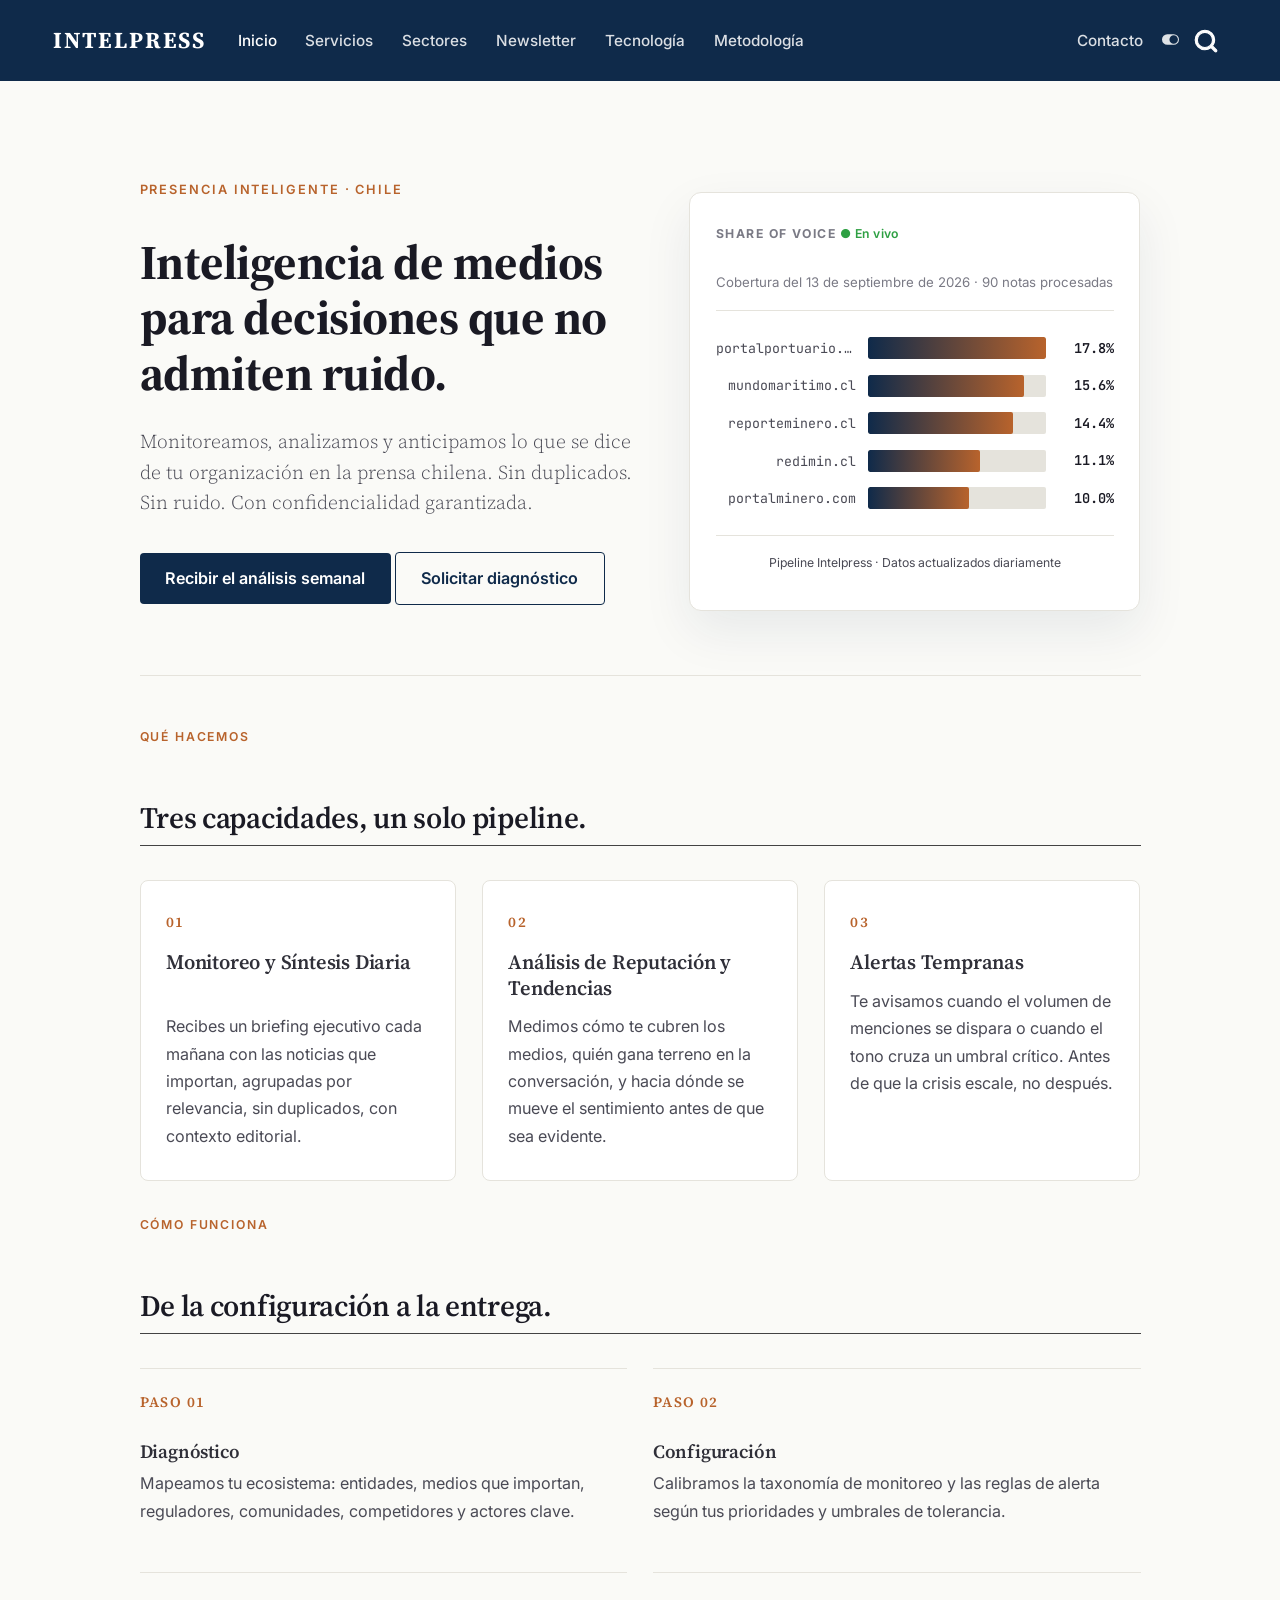
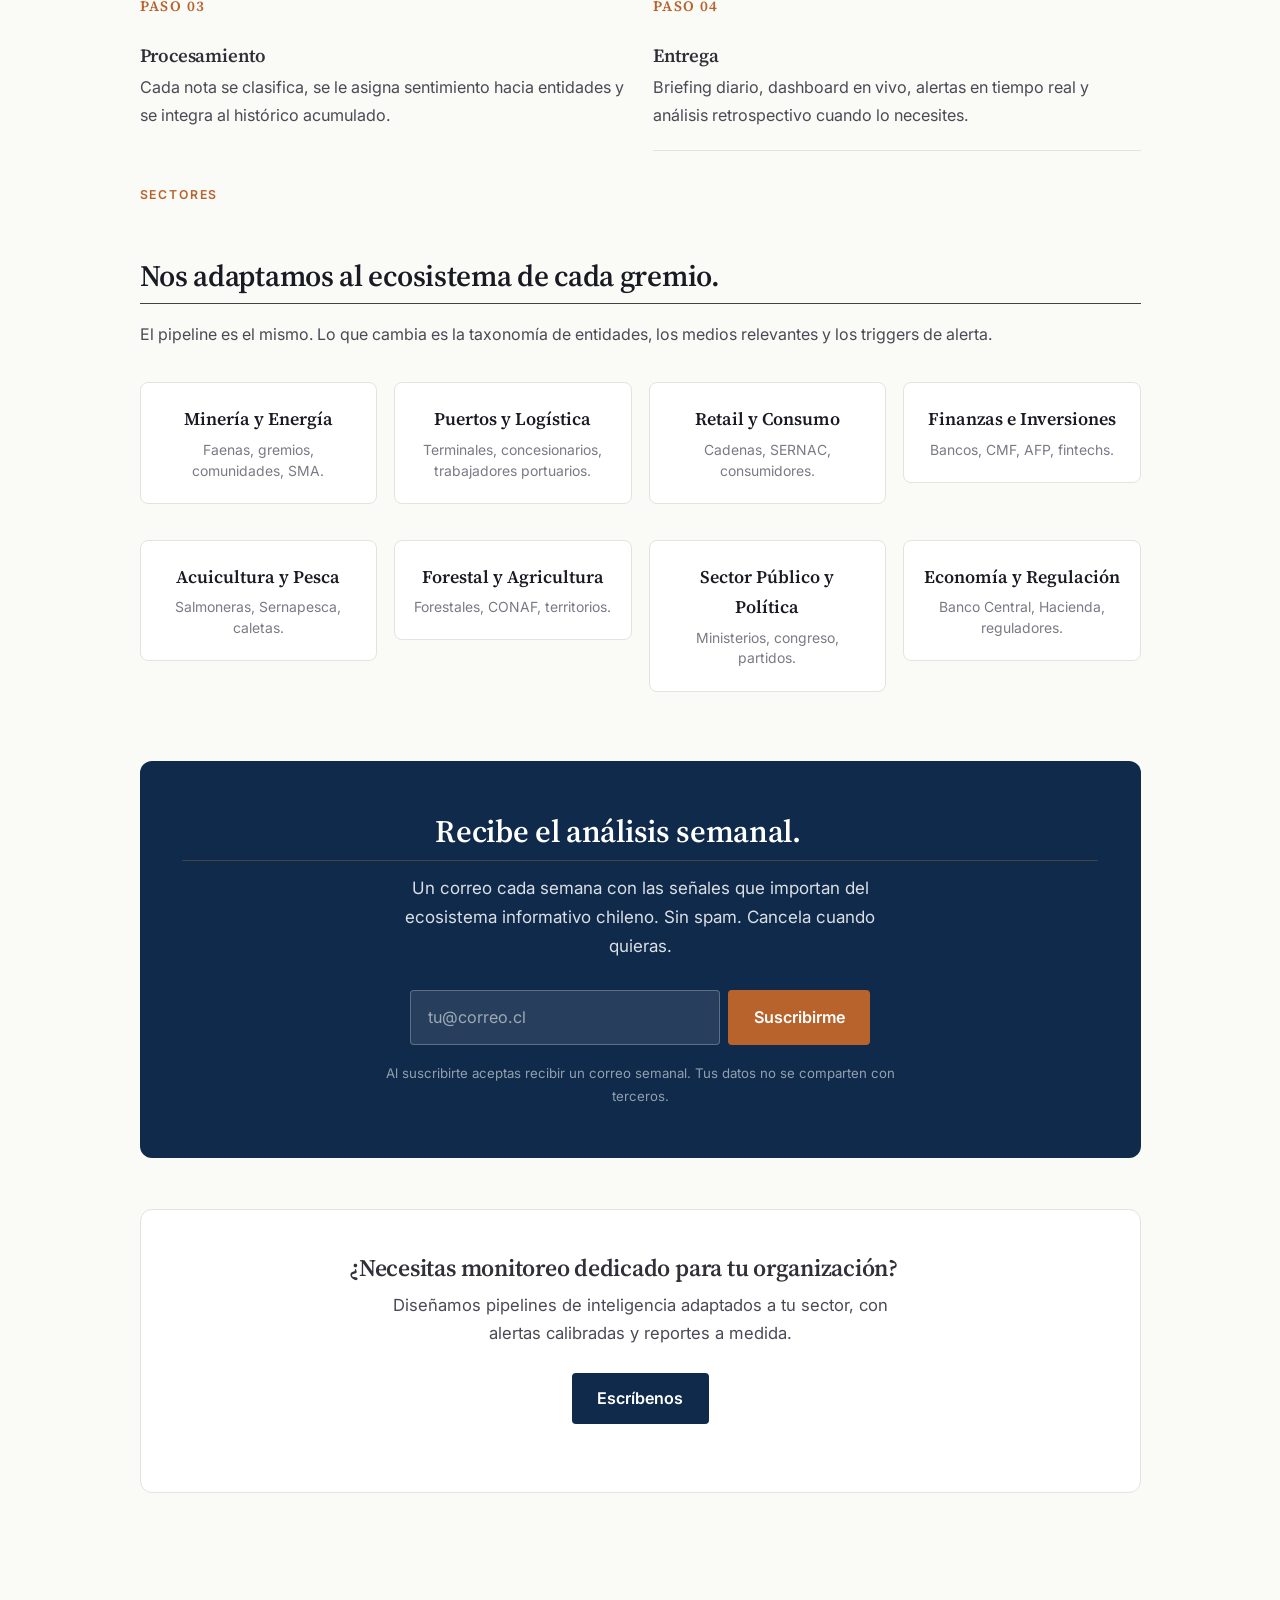
<file: docs/index.html>
<!DOCTYPE html>
<html xmlns="http://www.w3.org/1999/xhtml" lang="en" xml:lang="en"><head>

<meta charset="utf-8">
<meta name="generator" content="quarto-1.6.39">

<meta name="viewport" content="width=device-width, initial-scale=1.0, user-scalable=yes">

<meta name="description" content="Inteligencia de medios para decisiones que no admiten ruido.">

<title>Intelpress — Presencia Inteligente – Intelpress</title>
<style>
code{white-space: pre-wrap;}
span.smallcaps{font-variant: small-caps;}
div.columns{display: flex; gap: min(4vw, 1.5em);}
div.column{flex: auto; overflow-x: auto;}
div.hanging-indent{margin-left: 1.5em; text-indent: -1.5em;}
ul.task-list{list-style: none;}
ul.task-list li input[type="checkbox"] {
  width: 0.8em;
  margin: 0 0.8em 0.2em -1em; /* quarto-specific, see https://github.com/quarto-dev/quarto-cli/issues/4556 */ 
  vertical-align: middle;
}
</style>


<script src="site_libs/quarto-nav/quarto-nav.js"></script>
<script src="site_libs/quarto-nav/headroom.min.js"></script>
<script src="site_libs/clipboard/clipboard.min.js"></script>
<script src="site_libs/quarto-search/autocomplete.umd.js"></script>
<script src="site_libs/quarto-search/fuse.min.js"></script>
<script src="site_libs/quarto-search/quarto-search.js"></script>
<meta name="quarto:offset" content="./">
<script src="site_libs/quarto-html/quarto.js"></script>
<script src="site_libs/quarto-html/popper.min.js"></script>
<script src="site_libs/quarto-html/tippy.umd.min.js"></script>
<script src="site_libs/quarto-html/anchor.min.js"></script>
<link href="site_libs/quarto-html/tippy.css" rel="stylesheet">
<link href="site_libs/quarto-html/quarto-syntax-highlighting-e26003cea8cd680ca0c55a263523d882.css" rel="stylesheet" class="quarto-color-scheme" id="quarto-text-highlighting-styles">
<link href="site_libs/quarto-html/quarto-syntax-highlighting-dark-d166b450ba5a8e9f7a0ab969bf6592c1.css" rel="stylesheet" class="quarto-color-scheme quarto-color-alternate" id="quarto-text-highlighting-styles">
<script src="site_libs/bootstrap/bootstrap.min.js"></script>
<link href="site_libs/bootstrap/bootstrap-icons.css" rel="stylesheet">
<link href="site_libs/bootstrap/bootstrap-53c77ba575e4f7c3f2c7c6c40fffa11d.min.css" rel="stylesheet" append-hash="true" class="quarto-color-scheme" id="quarto-bootstrap" data-mode="light">
<link href="site_libs/bootstrap/bootstrap-dark-89e16b677cd7d83afdc1af97f12e1cdc.min.css" rel="stylesheet" append-hash="true" class="quarto-color-scheme quarto-color-alternate" id="quarto-bootstrap" data-mode="dark">
<script id="quarto-search-options" type="application/json">{
  "location": "navbar",
  "copy-button": false,
  "collapse-after": 3,
  "panel-placement": "end",
  "type": "overlay",
  "limit": 50,
  "keyboard-shortcut": [
    "f",
    "/",
    "s"
  ],
  "show-item-context": false,
  "language": {
    "search-no-results-text": "No results",
    "search-matching-documents-text": "matching documents",
    "search-copy-link-title": "Copy link to search",
    "search-hide-matches-text": "Hide additional matches",
    "search-more-match-text": "more match in this document",
    "search-more-matches-text": "more matches in this document",
    "search-clear-button-title": "Clear",
    "search-text-placeholder": "",
    "search-detached-cancel-button-title": "Cancel",
    "search-submit-button-title": "Submit",
    "search-label": "Search"
  }
}</script>
<style>html{ scroll-behavior: smooth; }</style>
<link rel="preconnect" href="https://fonts.googleapis.com">
<link rel="preconnect" href="https://fonts.gstatic.com" crossorigin="">
<link href="https://fonts.googleapis.com/css2?family=Inter:wght@400;500;600;700&amp;family=Source+Serif+4:ital,opsz,wght@0,8..60,400;0,8..60,600;0,8..60,700;1,8..60,400&amp;family=JetBrains+Mono:wght@400;500&amp;display=swap" rel="stylesheet">


<link rel="stylesheet" href="styles.css">
</head>

<body class="nav-fixed">

<div id="quarto-search-results"></div>
  <header id="quarto-header" class="headroom fixed-top">
    <nav class="navbar navbar-expand-lg " data-bs-theme="dark">
      <div class="navbar-container container-fluid">
      <div class="navbar-brand-container mx-auto">
    <a class="navbar-brand" href="./index.html">
    <span class="navbar-title">Intelpress</span>
    </a>
  </div>
            <div id="quarto-search" class="" title="Search"></div>
          <button class="navbar-toggler" type="button" data-bs-toggle="collapse" data-bs-target="#navbarCollapse" aria-controls="navbarCollapse" role="menu" aria-expanded="false" aria-label="Toggle navigation" onclick="if (window.quartoToggleHeadroom) { window.quartoToggleHeadroom(); }">
  <span class="navbar-toggler-icon"></span>
</button>
          <div class="collapse navbar-collapse" id="navbarCollapse">
            <ul class="navbar-nav navbar-nav-scroll me-auto">
  <li class="nav-item">
    <a class="nav-link active" href="./index.html" aria-current="page"> 
<span class="menu-text">Inicio</span></a>
  </li>  
  <li class="nav-item">
    <a class="nav-link" href="./servicios/index.html"> 
<span class="menu-text">Servicios</span></a>
  </li>  
  <li class="nav-item">
    <a class="nav-link" href="./sectores/index.html"> 
<span class="menu-text">Sectores</span></a>
  </li>  
  <li class="nav-item">
    <a class="nav-link" href="./newsletter/index.html"> 
<span class="menu-text">Newsletter</span></a>
  </li>  
  <li class="nav-item">
    <a class="nav-link" href="./tecnologia/index.html"> 
<span class="menu-text">Tecnología</span></a>
  </li>  
  <li class="nav-item">
    <a class="nav-link" href="./metodologia/index.html"> 
<span class="menu-text">Metodología</span></a>
  </li>  
</ul>
            <ul class="navbar-nav navbar-nav-scroll ms-auto">
  <li class="nav-item">
    <a class="nav-link" href="./contacto.html"> 
<span class="menu-text">Contacto</span></a>
  </li>  
</ul>
          </div> <!-- /navcollapse -->
            <div class="quarto-navbar-tools">
  <a href="" class="quarto-color-scheme-toggle quarto-navigation-tool  px-1" onclick="window.quartoToggleColorScheme(); return false;" title="Toggle dark mode"><i class="bi"></i></a>
</div>
      </div> <!-- /container-fluid -->
    </nav>
</header>
<!-- content -->
<div id="quarto-content" class="quarto-container page-columns page-rows-contents page-layout-full page-navbar">
<!-- sidebar -->
<!-- margin-sidebar -->
    
<!-- main -->
<main class="content column-page" id="quarto-document-content">

<header id="title-block-header" class="quarto-title-block default">
<div class="quarto-title">
<h1 class="title">Intelpress</h1>
</div>

<div>
  <div class="description">
    Inteligencia de medios para decisiones que no admiten ruido.
  </div>
</div>


<div class="quarto-title-meta column-page">

    
  
    
  </div>
  


</header>


<div class="hero-2col">
<div class="hero-content">
<div class="eyebrow">
Presencia Inteligente · Chile
</div>
<section id="inteligencia-de-medios-para-decisiones-que-no-admiten-ruido." class="level1">
<h1>Inteligencia de medios para decisiones que no admiten ruido.</h1>
<div class="lead">
<p>Monitoreamos, analizamos y anticipamos lo que se dice de tu organización en la prensa chilena. Sin duplicados. Sin ruido. Con confidencialidad garantizada.</p>
</div>
<div class="hero-ctas">
<p><a href="#newsletter" class="btn-primary">Recibir el análisis semanal</a> <a href="./contacto.html" class="btn-secondary">Solicitar diagnóstico</a></p>
</div>
</section>
</div>
<div class="hero-visual">
<div class="dashboard-card">
<div class="dashboard-header">
<p><span class="dashboard-label">Share of Voice</span> <span class="dashboard-live">● En vivo</span></p>
</div>
<div class="dashboard-meta">
Cobertura del 13 de septiembre de 2026 · 90 notas procesadas
</div>
<div class="sov-chart">
<div class="sov-row">
<div class="sov-name">
portalportuario.cl
</div>
<div class="sov-bar-wrap">
<div class="sov-bar" style="width: 100%">

</div>
</div>
<div class="sov-value">
17.8%
</div>
</div>
<div class="sov-row">
<div class="sov-name">
mundomaritimo.cl
</div>
<div class="sov-bar-wrap">
<div class="sov-bar" style="width: 87.5%">

</div>
</div>
<div class="sov-value">
15.6%
</div>
</div>
<div class="sov-row">
<div class="sov-name">
reporteminero.cl
</div>
<div class="sov-bar-wrap">
<div class="sov-bar" style="width: 81.2%">

</div>
</div>
<div class="sov-value">
14.4%
</div>
</div>
<div class="sov-row">
<div class="sov-name">
redimin.cl
</div>
<div class="sov-bar-wrap">
<div class="sov-bar" style="width: 62.5%">

</div>
</div>
<div class="sov-value">
11.1%
</div>
</div>
<div class="sov-row">
<div class="sov-name">
portalminero.com
</div>
<div class="sov-bar-wrap">
<div class="sov-bar" style="width: 56.3%">

</div>
</div>
<div class="sov-value">
10.0%
</div>
</div>
</div>
<div class="dashboard-footer">
<p><span>Pipeline Intelpress · Datos actualizados diariamente</span></p>
</div>
</div>
</div>
</div>
<section>
<div class="section-label">
Qué hacemos
</div>
<section id="tres-capacidades-un-solo-pipeline." class="level2">
<h2 class="anchored" data-anchor-id="tres-capacidades-un-solo-pipeline.">Tres capacidades, un solo pipeline.</h2>
<div class="grid-3">
<div class="service-card">
<div class="service-num">
01
</div>
<h3 class="anchored">
Monitoreo y Síntesis Diaria
</h3>
<p>
Recibes un briefing ejecutivo cada mañana con las noticias que importan, agrupadas por relevancia, sin duplicados, con contexto editorial.
</p>
</div>
<div class="service-card">
<div class="service-num">
02
</div>
<h3 class="anchored">
Análisis de Reputación y Tendencias
</h3>
<p>
Medimos cómo te cubren los medios, quién gana terreno en la conversación, y hacia dónde se mueve el sentimiento antes de que sea evidente.
</p>
</div>
<div class="service-card">
<div class="service-num">
03
</div>
<h3 class="anchored">
Alertas Tempranas
</h3>
<p>
Te avisamos cuando el volumen de menciones se dispara o cuando el tono cruza un umbral crítico. Antes de que la crisis escale, no después.
</p>
</div>
</div>
</section>
</section>
<section>
<div class="section-label">
Cómo funciona
</div>
<section id="de-la-configuración-a-la-entrega." class="level2">
<h2 class="anchored" data-anchor-id="de-la-configuración-a-la-entrega.">De la configuración a la entrega.</h2>
<div class="grid-2">
<div class="step">
<div class="step-num">
PASO 01
</div>
<h4 class="anchored">
Diagnóstico
</h4>
<p>
Mapeamos tu ecosistema: entidades, medios que importan, reguladores, comunidades, competidores y actores clave.
</p>
</div>
<div class="step">
<div class="step-num">
PASO 02
</div>
<h4 class="anchored">
Configuración
</h4>
<p>
Calibramos la taxonomía de monitoreo y las reglas de alerta según tus prioridades y umbrales de tolerancia.
</p>
</div>
<div class="step">
<div class="step-num">
PASO 03
</div>
<h4 class="anchored">
Procesamiento
</h4>
<p>
Cada nota se clasifica, se le asigna sentimiento hacia entidades y se integra al histórico acumulado.
</p>
</div>
<div class="step">
<div class="step-num">
PASO 04
</div>
<h4 class="anchored">
Entrega
</h4>
<p>
Briefing diario, dashboard en vivo, alertas en tiempo real y análisis retrospectivo cuando lo necesites.
</p>
</div>
</div>
</section>
</section>
<section>
<div class="section-label">
Sectores
</div>
<section id="nos-adaptamos-al-ecosistema-de-cada-gremio." class="level2">
<h2 class="anchored" data-anchor-id="nos-adaptamos-al-ecosistema-de-cada-gremio.">Nos adaptamos al ecosistema de cada gremio.</h2>
<p>El pipeline es el mismo. Lo que cambia es la taxonomía de entidades, los medios relevantes y los triggers de alerta.</p>
<div class="sector-grid">
<p><a href="./sectores/index.html#mineria" class="sector-item"> <span class="sector-name">Minería y Energía</span> <span class="sector-desc">Faenas, gremios, comunidades, SMA.</span> </a></p>
<p><a href="./sectores/index.html#puertos" class="sector-item"> <span class="sector-name">Puertos y Logística</span> <span class="sector-desc">Terminales, concesionarios, trabajadores portuarios.</span> </a></p>
<p><a href="./sectores/index.html#retail" class="sector-item"> <span class="sector-name">Retail y Consumo</span> <span class="sector-desc">Cadenas, SERNAC, consumidores.</span> </a></p>
<p><a href="./sectores/index.html#finanzas" class="sector-item"> <span class="sector-name">Finanzas e Inversiones</span> <span class="sector-desc">Bancos, CMF, AFP, fintechs.</span> </a></p>
<p><a href="./sectores/index.html#acuicultura" class="sector-item"> <span class="sector-name">Acuicultura y Pesca</span> <span class="sector-desc">Salmoneras, Sernapesca, caletas.</span> </a></p>
<p><a href="./sectores/index.html#forestal" class="sector-item"> <span class="sector-name">Forestal y Agricultura</span> <span class="sector-desc">Forestales, CONAF, territorios.</span> </a></p>
<p><a href="./sectores/index.html#publico" class="sector-item"> <span class="sector-name">Sector Público y Política</span> <span class="sector-desc">Ministerios, congreso, partidos.</span> </a></p>
<p><a href="./sectores/index.html#economia" class="sector-item"> <span class="sector-name">Economía y Regulación</span> <span class="sector-desc">Banco Central, Hacienda, reguladores.</span> </a></p>
</div>
</section>
</section>
<div id="newsletter" class="newsletter-cta">
<h2 class="anchored">
Recibe el análisis semanal.
</h2>
<p>
Un correo cada semana con las señales que importan del ecosistema informativo chileno. Sin spam. Cancela cuando quieras.
</p>
<form class="newsletter-form" action="https://buttondown.email/api/emails/embed-subscribe/intelpress" method="post" target="_blank">
<input type="email" name="email" placeholder="tu@correo.cl" required=""> <button type="submit">Suscribirme</button>
</form>
<p class="small-print">
Al suscribirte aceptas recibir un correo semanal. Tus datos no se comparten con terceros.
</p>
</div>
<div class="contact-cta">
<h3 class="anchored">
¿Necesitas monitoreo dedicado para tu organización?
</h3>
<p>
Diseñamos pipelines de inteligencia adaptados a tu sector, con alertas calibradas y reportes a medida.
</p>
<p>
<a href="./contacto.html" class="btn-primary">Escríbenos</a>
</p>
</div>



</main> <!-- /main -->
<script id="quarto-html-after-body" type="application/javascript">
window.document.addEventListener("DOMContentLoaded", function (event) {
  const toggleBodyColorMode = (bsSheetEl) => {
    const mode = bsSheetEl.getAttribute("data-mode");
    const bodyEl = window.document.querySelector("body");
    if (mode === "dark") {
      bodyEl.classList.add("quarto-dark");
      bodyEl.classList.remove("quarto-light");
    } else {
      bodyEl.classList.add("quarto-light");
      bodyEl.classList.remove("quarto-dark");
    }
  }
  const toggleBodyColorPrimary = () => {
    const bsSheetEl = window.document.querySelector("link#quarto-bootstrap");
    if (bsSheetEl) {
      toggleBodyColorMode(bsSheetEl);
    }
  }
  toggleBodyColorPrimary();  
  const disableStylesheet = (stylesheets) => {
    for (let i=0; i < stylesheets.length; i++) {
      const stylesheet = stylesheets[i];
      stylesheet.rel = 'prefetch';
    }
  }
  const enableStylesheet = (stylesheets) => {
    for (let i=0; i < stylesheets.length; i++) {
      const stylesheet = stylesheets[i];
      stylesheet.rel = 'stylesheet';
    }
  }
  const manageTransitions = (selector, allowTransitions) => {
    const els = window.document.querySelectorAll(selector);
    for (let i=0; i < els.length; i++) {
      const el = els[i];
      if (allowTransitions) {
        el.classList.remove('notransition');
      } else {
        el.classList.add('notransition');
      }
    }
  }
  const toggleGiscusIfUsed = (isAlternate, darkModeDefault) => {
    const baseTheme = document.querySelector('#giscus-base-theme')?.value ?? 'light';
    const alternateTheme = document.querySelector('#giscus-alt-theme')?.value ?? 'dark';
    let newTheme = '';
    if(darkModeDefault) {
      newTheme = isAlternate ? baseTheme : alternateTheme;
    } else {
      newTheme = isAlternate ? alternateTheme : baseTheme;
    }
    const changeGiscusTheme = () => {
      // From: https://github.com/giscus/giscus/issues/336
      const sendMessage = (message) => {
        const iframe = document.querySelector('iframe.giscus-frame');
        if (!iframe) return;
        iframe.contentWindow.postMessage({ giscus: message }, 'https://giscus.app');
      }
      sendMessage({
        setConfig: {
          theme: newTheme
        }
      });
    }
    const isGiscussLoaded = window.document.querySelector('iframe.giscus-frame') !== null;
    if (isGiscussLoaded) {
      changeGiscusTheme();
    }
  }
  const toggleColorMode = (alternate) => {
    // Switch the stylesheets
    const alternateStylesheets = window.document.querySelectorAll('link.quarto-color-scheme.quarto-color-alternate');
    manageTransitions('#quarto-margin-sidebar .nav-link', false);
    if (alternate) {
      enableStylesheet(alternateStylesheets);
      for (const sheetNode of alternateStylesheets) {
        if (sheetNode.id === "quarto-bootstrap") {
          toggleBodyColorMode(sheetNode);
        }
      }
    } else {
      disableStylesheet(alternateStylesheets);
      toggleBodyColorPrimary();
    }
    manageTransitions('#quarto-margin-sidebar .nav-link', true);
    // Switch the toggles
    const toggles = window.document.querySelectorAll('.quarto-color-scheme-toggle');
    for (let i=0; i < toggles.length; i++) {
      const toggle = toggles[i];
      if (toggle) {
        if (alternate) {
          toggle.classList.add("alternate");     
        } else {
          toggle.classList.remove("alternate");
        }
      }
    }
    // Hack to workaround the fact that safari doesn't
    // properly recolor the scrollbar when toggling (#1455)
    if (navigator.userAgent.indexOf('Safari') > 0 && navigator.userAgent.indexOf('Chrome') == -1) {
      manageTransitions("body", false);
      window.scrollTo(0, 1);
      setTimeout(() => {
        window.scrollTo(0, 0);
        manageTransitions("body", true);
      }, 40);  
    }
  }
  const isFileUrl = () => { 
    return window.location.protocol === 'file:';
  }
  const hasAlternateSentinel = () => {  
    let styleSentinel = getColorSchemeSentinel();
    if (styleSentinel !== null) {
      return styleSentinel === "alternate";
    } else {
      return false;
    }
  }
  const setStyleSentinel = (alternate) => {
    const value = alternate ? "alternate" : "default";
    if (!isFileUrl()) {
      window.localStorage.setItem("quarto-color-scheme", value);
    } else {
      localAlternateSentinel = value;
    }
  }
  const getColorSchemeSentinel = () => {
    if (!isFileUrl()) {
      const storageValue = window.localStorage.getItem("quarto-color-scheme");
      return storageValue != null ? storageValue : localAlternateSentinel;
    } else {
      return localAlternateSentinel;
    }
  }
  const darkModeDefault = true;
  let localAlternateSentinel = darkModeDefault ? 'alternate' : 'default';
  // Dark / light mode switch
  window.quartoToggleColorScheme = () => {
    // Read the current dark / light value 
    let toAlternate = !hasAlternateSentinel();
    toggleColorMode(toAlternate);
    setStyleSentinel(toAlternate);
    toggleGiscusIfUsed(toAlternate, darkModeDefault);
  };
  // Ensure there is a toggle, if there isn't float one in the top right
  if (window.document.querySelector('.quarto-color-scheme-toggle') === null) {
    const a = window.document.createElement('a');
    a.classList.add('top-right');
    a.classList.add('quarto-color-scheme-toggle');
    a.href = "";
    a.onclick = function() { try { window.quartoToggleColorScheme(); } catch {} return false; };
    const i = window.document.createElement("i");
    i.classList.add('bi');
    a.appendChild(i);
    window.document.body.appendChild(a);
  }
  // Switch to dark mode if need be
  if (hasAlternateSentinel()) {
    toggleColorMode(true);
  } else {
    toggleColorMode(false);
  }
  const icon = "";
  const anchorJS = new window.AnchorJS();
  anchorJS.options = {
    placement: 'right',
    icon: icon
  };
  anchorJS.add('.anchored');
  const isCodeAnnotation = (el) => {
    for (const clz of el.classList) {
      if (clz.startsWith('code-annotation-')) {                     
        return true;
      }
    }
    return false;
  }
  const onCopySuccess = function(e) {
    // button target
    const button = e.trigger;
    // don't keep focus
    button.blur();
    // flash "checked"
    button.classList.add('code-copy-button-checked');
    var currentTitle = button.getAttribute("title");
    button.setAttribute("title", "Copied!");
    let tooltip;
    if (window.bootstrap) {
      button.setAttribute("data-bs-toggle", "tooltip");
      button.setAttribute("data-bs-placement", "left");
      button.setAttribute("data-bs-title", "Copied!");
      tooltip = new bootstrap.Tooltip(button, 
        { trigger: "manual", 
          customClass: "code-copy-button-tooltip",
          offset: [0, -8]});
      tooltip.show();    
    }
    setTimeout(function() {
      if (tooltip) {
        tooltip.hide();
        button.removeAttribute("data-bs-title");
        button.removeAttribute("data-bs-toggle");
        button.removeAttribute("data-bs-placement");
      }
      button.setAttribute("title", currentTitle);
      button.classList.remove('code-copy-button-checked');
    }, 1000);
    // clear code selection
    e.clearSelection();
  }
  const getTextToCopy = function(trigger) {
      const codeEl = trigger.previousElementSibling.cloneNode(true);
      for (const childEl of codeEl.children) {
        if (isCodeAnnotation(childEl)) {
          childEl.remove();
        }
      }
      return codeEl.innerText;
  }
  const clipboard = new window.ClipboardJS('.code-copy-button:not([data-in-quarto-modal])', {
    text: getTextToCopy
  });
  clipboard.on('success', onCopySuccess);
  if (window.document.getElementById('quarto-embedded-source-code-modal')) {
    const clipboardModal = new window.ClipboardJS('.code-copy-button[data-in-quarto-modal]', {
      text: getTextToCopy,
      container: window.document.getElementById('quarto-embedded-source-code-modal')
    });
    clipboardModal.on('success', onCopySuccess);
  }
    var localhostRegex = new RegExp(/^(?:http|https):\/\/localhost\:?[0-9]*\//);
    var mailtoRegex = new RegExp(/^mailto:/);
      var filterRegex = new RegExp("https:\/\/intelpress\.cl");
    var isInternal = (href) => {
        return filterRegex.test(href) || localhostRegex.test(href) || mailtoRegex.test(href);
    }
    // Inspect non-navigation links and adorn them if external
 	var links = window.document.querySelectorAll('a[href]:not(.nav-link):not(.navbar-brand):not(.toc-action):not(.sidebar-link):not(.sidebar-item-toggle):not(.pagination-link):not(.no-external):not([aria-hidden]):not(.dropdown-item):not(.quarto-navigation-tool):not(.about-link)');
    for (var i=0; i<links.length; i++) {
      const link = links[i];
      if (!isInternal(link.href)) {
        // undo the damage that might have been done by quarto-nav.js in the case of
        // links that we want to consider external
        if (link.dataset.originalHref !== undefined) {
          link.href = link.dataset.originalHref;
        }
          // target, if specified
          link.setAttribute("target", "_blank");
          if (link.getAttribute("rel") === null) {
            link.setAttribute("rel", "noopener");
          }
      }
    }
  function tippyHover(el, contentFn, onTriggerFn, onUntriggerFn) {
    const config = {
      allowHTML: true,
      maxWidth: 500,
      delay: 100,
      arrow: false,
      appendTo: function(el) {
          return el.parentElement;
      },
      interactive: true,
      interactiveBorder: 10,
      theme: 'quarto',
      placement: 'bottom-start',
    };
    if (contentFn) {
      config.content = contentFn;
    }
    if (onTriggerFn) {
      config.onTrigger = onTriggerFn;
    }
    if (onUntriggerFn) {
      config.onUntrigger = onUntriggerFn;
    }
    window.tippy(el, config); 
  }
  const noterefs = window.document.querySelectorAll('a[role="doc-noteref"]');
  for (var i=0; i<noterefs.length; i++) {
    const ref = noterefs[i];
    tippyHover(ref, function() {
      // use id or data attribute instead here
      let href = ref.getAttribute('data-footnote-href') || ref.getAttribute('href');
      try { href = new URL(href).hash; } catch {}
      const id = href.replace(/^#\/?/, "");
      const note = window.document.getElementById(id);
      if (note) {
        return note.innerHTML;
      } else {
        return "";
      }
    });
  }
  const xrefs = window.document.querySelectorAll('a.quarto-xref');
  const processXRef = (id, note) => {
    // Strip column container classes
    const stripColumnClz = (el) => {
      el.classList.remove("page-full", "page-columns");
      if (el.children) {
        for (const child of el.children) {
          stripColumnClz(child);
        }
      }
    }
    stripColumnClz(note)
    if (id === null || id.startsWith('sec-')) {
      // Special case sections, only their first couple elements
      const container = document.createElement("div");
      if (note.children && note.children.length > 2) {
        container.appendChild(note.children[0].cloneNode(true));
        for (let i = 1; i < note.children.length; i++) {
          const child = note.children[i];
          if (child.tagName === "P" && child.innerText === "") {
            continue;
          } else {
            container.appendChild(child.cloneNode(true));
            break;
          }
        }
        if (window.Quarto?.typesetMath) {
          window.Quarto.typesetMath(container);
        }
        return container.innerHTML
      } else {
        if (window.Quarto?.typesetMath) {
          window.Quarto.typesetMath(note);
        }
        return note.innerHTML;
      }
    } else {
      // Remove any anchor links if they are present
      const anchorLink = note.querySelector('a.anchorjs-link');
      if (anchorLink) {
        anchorLink.remove();
      }
      if (window.Quarto?.typesetMath) {
        window.Quarto.typesetMath(note);
      }
      if (note.classList.contains("callout")) {
        return note.outerHTML;
      } else {
        return note.innerHTML;
      }
    }
  }
  for (var i=0; i<xrefs.length; i++) {
    const xref = xrefs[i];
    tippyHover(xref, undefined, function(instance) {
      instance.disable();
      let url = xref.getAttribute('href');
      let hash = undefined; 
      if (url.startsWith('#')) {
        hash = url;
      } else {
        try { hash = new URL(url).hash; } catch {}
      }
      if (hash) {
        const id = hash.replace(/^#\/?/, "");
        const note = window.document.getElementById(id);
        if (note !== null) {
          try {
            const html = processXRef(id, note.cloneNode(true));
            instance.setContent(html);
          } finally {
            instance.enable();
            instance.show();
          }
        } else {
          // See if we can fetch this
          fetch(url.split('#')[0])
          .then(res => res.text())
          .then(html => {
            const parser = new DOMParser();
            const htmlDoc = parser.parseFromString(html, "text/html");
            const note = htmlDoc.getElementById(id);
            if (note !== null) {
              const html = processXRef(id, note);
              instance.setContent(html);
            } 
          }).finally(() => {
            instance.enable();
            instance.show();
          });
        }
      } else {
        // See if we can fetch a full url (with no hash to target)
        // This is a special case and we should probably do some content thinning / targeting
        fetch(url)
        .then(res => res.text())
        .then(html => {
          const parser = new DOMParser();
          const htmlDoc = parser.parseFromString(html, "text/html");
          const note = htmlDoc.querySelector('main.content');
          if (note !== null) {
            // This should only happen for chapter cross references
            // (since there is no id in the URL)
            // remove the first header
            if (note.children.length > 0 && note.children[0].tagName === "HEADER") {
              note.children[0].remove();
            }
            const html = processXRef(null, note);
            instance.setContent(html);
          } 
        }).finally(() => {
          instance.enable();
          instance.show();
        });
      }
    }, function(instance) {
    });
  }
      let selectedAnnoteEl;
      const selectorForAnnotation = ( cell, annotation) => {
        let cellAttr = 'data-code-cell="' + cell + '"';
        let lineAttr = 'data-code-annotation="' +  annotation + '"';
        const selector = 'span[' + cellAttr + '][' + lineAttr + ']';
        return selector;
      }
      const selectCodeLines = (annoteEl) => {
        const doc = window.document;
        const targetCell = annoteEl.getAttribute("data-target-cell");
        const targetAnnotation = annoteEl.getAttribute("data-target-annotation");
        const annoteSpan = window.document.querySelector(selectorForAnnotation(targetCell, targetAnnotation));
        const lines = annoteSpan.getAttribute("data-code-lines").split(",");
        const lineIds = lines.map((line) => {
          return targetCell + "-" + line;
        })
        let top = null;
        let height = null;
        let parent = null;
        if (lineIds.length > 0) {
            //compute the position of the single el (top and bottom and make a div)
            const el = window.document.getElementById(lineIds[0]);
            top = el.offsetTop;
            height = el.offsetHeight;
            parent = el.parentElement.parentElement;
          if (lineIds.length > 1) {
            const lastEl = window.document.getElementById(lineIds[lineIds.length - 1]);
            const bottom = lastEl.offsetTop + lastEl.offsetHeight;
            height = bottom - top;
          }
          if (top !== null && height !== null && parent !== null) {
            // cook up a div (if necessary) and position it 
            let div = window.document.getElementById("code-annotation-line-highlight");
            if (div === null) {
              div = window.document.createElement("div");
              div.setAttribute("id", "code-annotation-line-highlight");
              div.style.position = 'absolute';
              parent.appendChild(div);
            }
            div.style.top = top - 2 + "px";
            div.style.height = height + 4 + "px";
            div.style.left = 0;
            let gutterDiv = window.document.getElementById("code-annotation-line-highlight-gutter");
            if (gutterDiv === null) {
              gutterDiv = window.document.createElement("div");
              gutterDiv.setAttribute("id", "code-annotation-line-highlight-gutter");
              gutterDiv.style.position = 'absolute';
              const codeCell = window.document.getElementById(targetCell);
              const gutter = codeCell.querySelector('.code-annotation-gutter');
              gutter.appendChild(gutterDiv);
            }
            gutterDiv.style.top = top - 2 + "px";
            gutterDiv.style.height = height + 4 + "px";
          }
          selectedAnnoteEl = annoteEl;
        }
      };
      const unselectCodeLines = () => {
        const elementsIds = ["code-annotation-line-highlight", "code-annotation-line-highlight-gutter"];
        elementsIds.forEach((elId) => {
          const div = window.document.getElementById(elId);
          if (div) {
            div.remove();
          }
        });
        selectedAnnoteEl = undefined;
      };
        // Handle positioning of the toggle
    window.addEventListener(
      "resize",
      throttle(() => {
        elRect = undefined;
        if (selectedAnnoteEl) {
          selectCodeLines(selectedAnnoteEl);
        }
      }, 10)
    );
    function throttle(fn, ms) {
    let throttle = false;
    let timer;
      return (...args) => {
        if(!throttle) { // first call gets through
            fn.apply(this, args);
            throttle = true;
        } else { // all the others get throttled
            if(timer) clearTimeout(timer); // cancel #2
            timer = setTimeout(() => {
              fn.apply(this, args);
              timer = throttle = false;
            }, ms);
        }
      };
    }
      // Attach click handler to the DT
      const annoteDls = window.document.querySelectorAll('dt[data-target-cell]');
      for (const annoteDlNode of annoteDls) {
        annoteDlNode.addEventListener('click', (event) => {
          const clickedEl = event.target;
          if (clickedEl !== selectedAnnoteEl) {
            unselectCodeLines();
            const activeEl = window.document.querySelector('dt[data-target-cell].code-annotation-active');
            if (activeEl) {
              activeEl.classList.remove('code-annotation-active');
            }
            selectCodeLines(clickedEl);
            clickedEl.classList.add('code-annotation-active');
          } else {
            // Unselect the line
            unselectCodeLines();
            clickedEl.classList.remove('code-annotation-active');
          }
        });
      }
  const findCites = (el) => {
    const parentEl = el.parentElement;
    if (parentEl) {
      const cites = parentEl.dataset.cites;
      if (cites) {
        return {
          el,
          cites: cites.split(' ')
        };
      } else {
        return findCites(el.parentElement)
      }
    } else {
      return undefined;
    }
  };
  var bibliorefs = window.document.querySelectorAll('a[role="doc-biblioref"]');
  for (var i=0; i<bibliorefs.length; i++) {
    const ref = bibliorefs[i];
    const citeInfo = findCites(ref);
    if (citeInfo) {
      tippyHover(citeInfo.el, function() {
        var popup = window.document.createElement('div');
        citeInfo.cites.forEach(function(cite) {
          var citeDiv = window.document.createElement('div');
          citeDiv.classList.add('hanging-indent');
          citeDiv.classList.add('csl-entry');
          var biblioDiv = window.document.getElementById('ref-' + cite);
          if (biblioDiv) {
            citeDiv.innerHTML = biblioDiv.innerHTML;
          }
          popup.appendChild(citeDiv);
        });
        return popup.innerHTML;
      });
    }
  }
});
</script>
</div> <!-- /content -->




<script src="site_libs/quarto-html/zenscroll-min.js"></script>
</body></html>
</file>
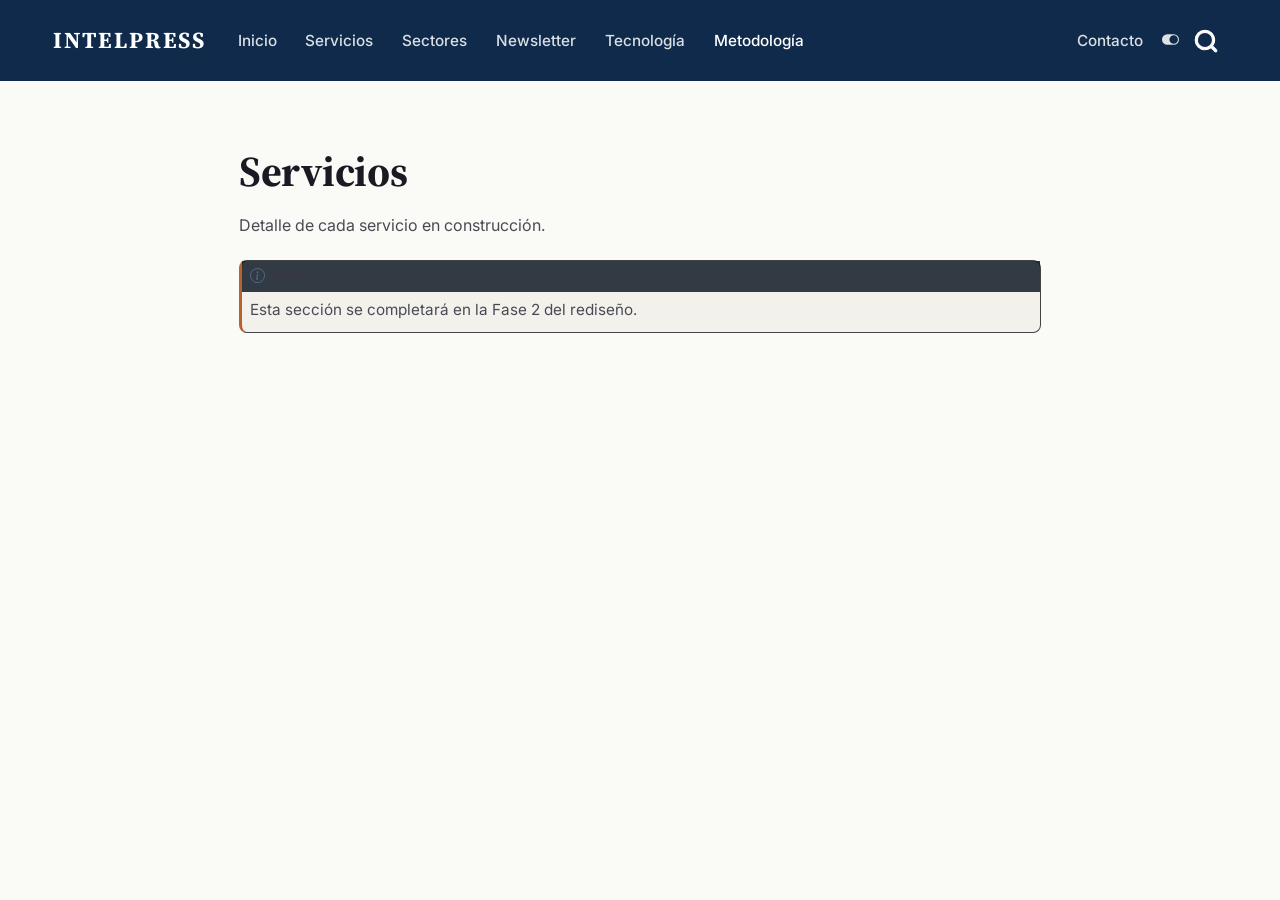
<file: docs/metodologia/index.html>
<!DOCTYPE html>
<html xmlns="http://www.w3.org/1999/xhtml" lang="en" xml:lang="en"><head>

<meta charset="utf-8">
<meta name="generator" content="quarto-1.6.39">

<meta name="viewport" content="width=device-width, initial-scale=1.0, user-scalable=yes">


<title>Servicios – Intelpress</title>
<style>
code{white-space: pre-wrap;}
span.smallcaps{font-variant: small-caps;}
div.columns{display: flex; gap: min(4vw, 1.5em);}
div.column{flex: auto; overflow-x: auto;}
div.hanging-indent{margin-left: 1.5em; text-indent: -1.5em;}
ul.task-list{list-style: none;}
ul.task-list li input[type="checkbox"] {
  width: 0.8em;
  margin: 0 0.8em 0.2em -1em; /* quarto-specific, see https://github.com/quarto-dev/quarto-cli/issues/4556 */ 
  vertical-align: middle;
}
</style>


<script src="../site_libs/quarto-nav/quarto-nav.js"></script>
<script src="../site_libs/quarto-nav/headroom.min.js"></script>
<script src="../site_libs/clipboard/clipboard.min.js"></script>
<script src="../site_libs/quarto-search/autocomplete.umd.js"></script>
<script src="../site_libs/quarto-search/fuse.min.js"></script>
<script src="../site_libs/quarto-search/quarto-search.js"></script>
<meta name="quarto:offset" content="../">
<script src="../site_libs/quarto-html/quarto.js"></script>
<script src="../site_libs/quarto-html/popper.min.js"></script>
<script src="../site_libs/quarto-html/tippy.umd.min.js"></script>
<script src="../site_libs/quarto-html/anchor.min.js"></script>
<link href="../site_libs/quarto-html/tippy.css" rel="stylesheet">
<link href="../site_libs/quarto-html/quarto-syntax-highlighting-e26003cea8cd680ca0c55a263523d882.css" rel="stylesheet" class="quarto-color-scheme" id="quarto-text-highlighting-styles">
<link href="../site_libs/quarto-html/quarto-syntax-highlighting-dark-d166b450ba5a8e9f7a0ab969bf6592c1.css" rel="stylesheet" class="quarto-color-scheme quarto-color-alternate" id="quarto-text-highlighting-styles">
<script src="../site_libs/bootstrap/bootstrap.min.js"></script>
<link href="../site_libs/bootstrap/bootstrap-icons.css" rel="stylesheet">
<link href="../site_libs/bootstrap/bootstrap-53c77ba575e4f7c3f2c7c6c40fffa11d.min.css" rel="stylesheet" append-hash="true" class="quarto-color-scheme" id="quarto-bootstrap" data-mode="light">
<link href="../site_libs/bootstrap/bootstrap-dark-89e16b677cd7d83afdc1af97f12e1cdc.min.css" rel="stylesheet" append-hash="true" class="quarto-color-scheme quarto-color-alternate" id="quarto-bootstrap" data-mode="dark">
<script id="quarto-search-options" type="application/json">{
  "location": "navbar",
  "copy-button": false,
  "collapse-after": 3,
  "panel-placement": "end",
  "type": "overlay",
  "limit": 50,
  "keyboard-shortcut": [
    "f",
    "/",
    "s"
  ],
  "show-item-context": false,
  "language": {
    "search-no-results-text": "No results",
    "search-matching-documents-text": "matching documents",
    "search-copy-link-title": "Copy link to search",
    "search-hide-matches-text": "Hide additional matches",
    "search-more-match-text": "more match in this document",
    "search-more-matches-text": "more matches in this document",
    "search-clear-button-title": "Clear",
    "search-text-placeholder": "",
    "search-detached-cancel-button-title": "Cancel",
    "search-submit-button-title": "Submit",
    "search-label": "Search"
  }
}</script>
<style>html{ scroll-behavior: smooth; }</style>
<link rel="preconnect" href="https://fonts.googleapis.com">
<link rel="preconnect" href="https://fonts.gstatic.com" crossorigin="">
<link href="https://fonts.googleapis.com/css2?family=Inter:wght@400;500;600;700&amp;family=Source+Serif+4:ital,opsz,wght@0,8..60,400;0,8..60,600;0,8..60,700;1,8..60,400&amp;family=JetBrains+Mono:wght@400;500&amp;display=swap" rel="stylesheet">


<link rel="stylesheet" href="../styles.css">
</head>

<body class="nav-fixed fullcontent">

<div id="quarto-search-results"></div>
  <header id="quarto-header" class="headroom fixed-top">
    <nav class="navbar navbar-expand-lg " data-bs-theme="dark">
      <div class="navbar-container container-fluid">
      <div class="navbar-brand-container mx-auto">
    <a class="navbar-brand" href="../index.html">
    <span class="navbar-title">Intelpress</span>
    </a>
  </div>
            <div id="quarto-search" class="" title="Search"></div>
          <button class="navbar-toggler" type="button" data-bs-toggle="collapse" data-bs-target="#navbarCollapse" aria-controls="navbarCollapse" role="menu" aria-expanded="false" aria-label="Toggle navigation" onclick="if (window.quartoToggleHeadroom) { window.quartoToggleHeadroom(); }">
  <span class="navbar-toggler-icon"></span>
</button>
          <div class="collapse navbar-collapse" id="navbarCollapse">
            <ul class="navbar-nav navbar-nav-scroll me-auto">
  <li class="nav-item">
    <a class="nav-link" href="../index.html"> 
<span class="menu-text">Inicio</span></a>
  </li>  
  <li class="nav-item">
    <a class="nav-link" href="../servicios/index.html"> 
<span class="menu-text">Servicios</span></a>
  </li>  
  <li class="nav-item">
    <a class="nav-link" href="../sectores/index.html"> 
<span class="menu-text">Sectores</span></a>
  </li>  
  <li class="nav-item">
    <a class="nav-link" href="../newsletter/index.html"> 
<span class="menu-text">Newsletter</span></a>
  </li>  
  <li class="nav-item">
    <a class="nav-link" href="../tecnologia/index.html"> 
<span class="menu-text">Tecnología</span></a>
  </li>  
  <li class="nav-item">
    <a class="nav-link active" href="../metodologia/index.html" aria-current="page"> 
<span class="menu-text">Metodología</span></a>
  </li>  
</ul>
            <ul class="navbar-nav navbar-nav-scroll ms-auto">
  <li class="nav-item">
    <a class="nav-link" href="../contacto.html"> 
<span class="menu-text">Contacto</span></a>
  </li>  
</ul>
          </div> <!-- /navcollapse -->
            <div class="quarto-navbar-tools">
  <a href="" class="quarto-color-scheme-toggle quarto-navigation-tool  px-1" onclick="window.quartoToggleColorScheme(); return false;" title="Toggle dark mode"><i class="bi"></i></a>
</div>
      </div> <!-- /container-fluid -->
    </nav>
</header>
<!-- content -->
<div id="quarto-content" class="quarto-container page-columns page-rows-contents page-layout-article page-navbar">
<!-- sidebar -->
<!-- margin-sidebar -->
    
<!-- main -->
<main class="content" id="quarto-document-content">

<header id="title-block-header" class="quarto-title-block default">
<div class="quarto-title">
<h1 class="title">Servicios</h1>
</div>



<div class="quarto-title-meta">

    
  
    
  </div>
  


</header>


<section id="servicios" class="level1">
<h1>Servicios</h1>
<p>Detalle de cada servicio en construcción.</p>
<div class="callout callout-style-default callout-note callout-titled">
<div class="callout-header d-flex align-content-center">
<div class="callout-icon-container">
<i class="callout-icon"></i>
</div>
<div class="callout-title-container flex-fill">
Note
</div>
</div>
<div class="callout-body-container callout-body">
<p>Esta sección se completará en la Fase 2 del rediseño.</p>
</div>
</div>


</section>

</main> <!-- /main -->
<script id="quarto-html-after-body" type="application/javascript">
window.document.addEventListener("DOMContentLoaded", function (event) {
  const toggleBodyColorMode = (bsSheetEl) => {
    const mode = bsSheetEl.getAttribute("data-mode");
    const bodyEl = window.document.querySelector("body");
    if (mode === "dark") {
      bodyEl.classList.add("quarto-dark");
      bodyEl.classList.remove("quarto-light");
    } else {
      bodyEl.classList.add("quarto-light");
      bodyEl.classList.remove("quarto-dark");
    }
  }
  const toggleBodyColorPrimary = () => {
    const bsSheetEl = window.document.querySelector("link#quarto-bootstrap");
    if (bsSheetEl) {
      toggleBodyColorMode(bsSheetEl);
    }
  }
  toggleBodyColorPrimary();  
  const disableStylesheet = (stylesheets) => {
    for (let i=0; i < stylesheets.length; i++) {
      const stylesheet = stylesheets[i];
      stylesheet.rel = 'prefetch';
    }
  }
  const enableStylesheet = (stylesheets) => {
    for (let i=0; i < stylesheets.length; i++) {
      const stylesheet = stylesheets[i];
      stylesheet.rel = 'stylesheet';
    }
  }
  const manageTransitions = (selector, allowTransitions) => {
    const els = window.document.querySelectorAll(selector);
    for (let i=0; i < els.length; i++) {
      const el = els[i];
      if (allowTransitions) {
        el.classList.remove('notransition');
      } else {
        el.classList.add('notransition');
      }
    }
  }
  const toggleGiscusIfUsed = (isAlternate, darkModeDefault) => {
    const baseTheme = document.querySelector('#giscus-base-theme')?.value ?? 'light';
    const alternateTheme = document.querySelector('#giscus-alt-theme')?.value ?? 'dark';
    let newTheme = '';
    if(darkModeDefault) {
      newTheme = isAlternate ? baseTheme : alternateTheme;
    } else {
      newTheme = isAlternate ? alternateTheme : baseTheme;
    }
    const changeGiscusTheme = () => {
      // From: https://github.com/giscus/giscus/issues/336
      const sendMessage = (message) => {
        const iframe = document.querySelector('iframe.giscus-frame');
        if (!iframe) return;
        iframe.contentWindow.postMessage({ giscus: message }, 'https://giscus.app');
      }
      sendMessage({
        setConfig: {
          theme: newTheme
        }
      });
    }
    const isGiscussLoaded = window.document.querySelector('iframe.giscus-frame') !== null;
    if (isGiscussLoaded) {
      changeGiscusTheme();
    }
  }
  const toggleColorMode = (alternate) => {
    // Switch the stylesheets
    const alternateStylesheets = window.document.querySelectorAll('link.quarto-color-scheme.quarto-color-alternate');
    manageTransitions('#quarto-margin-sidebar .nav-link', false);
    if (alternate) {
      enableStylesheet(alternateStylesheets);
      for (const sheetNode of alternateStylesheets) {
        if (sheetNode.id === "quarto-bootstrap") {
          toggleBodyColorMode(sheetNode);
        }
      }
    } else {
      disableStylesheet(alternateStylesheets);
      toggleBodyColorPrimary();
    }
    manageTransitions('#quarto-margin-sidebar .nav-link', true);
    // Switch the toggles
    const toggles = window.document.querySelectorAll('.quarto-color-scheme-toggle');
    for (let i=0; i < toggles.length; i++) {
      const toggle = toggles[i];
      if (toggle) {
        if (alternate) {
          toggle.classList.add("alternate");     
        } else {
          toggle.classList.remove("alternate");
        }
      }
    }
    // Hack to workaround the fact that safari doesn't
    // properly recolor the scrollbar when toggling (#1455)
    if (navigator.userAgent.indexOf('Safari') > 0 && navigator.userAgent.indexOf('Chrome') == -1) {
      manageTransitions("body", false);
      window.scrollTo(0, 1);
      setTimeout(() => {
        window.scrollTo(0, 0);
        manageTransitions("body", true);
      }, 40);  
    }
  }
  const isFileUrl = () => { 
    return window.location.protocol === 'file:';
  }
  const hasAlternateSentinel = () => {  
    let styleSentinel = getColorSchemeSentinel();
    if (styleSentinel !== null) {
      return styleSentinel === "alternate";
    } else {
      return false;
    }
  }
  const setStyleSentinel = (alternate) => {
    const value = alternate ? "alternate" : "default";
    if (!isFileUrl()) {
      window.localStorage.setItem("quarto-color-scheme", value);
    } else {
      localAlternateSentinel = value;
    }
  }
  const getColorSchemeSentinel = () => {
    if (!isFileUrl()) {
      const storageValue = window.localStorage.getItem("quarto-color-scheme");
      return storageValue != null ? storageValue : localAlternateSentinel;
    } else {
      return localAlternateSentinel;
    }
  }
  const darkModeDefault = true;
  let localAlternateSentinel = darkModeDefault ? 'alternate' : 'default';
  // Dark / light mode switch
  window.quartoToggleColorScheme = () => {
    // Read the current dark / light value 
    let toAlternate = !hasAlternateSentinel();
    toggleColorMode(toAlternate);
    setStyleSentinel(toAlternate);
    toggleGiscusIfUsed(toAlternate, darkModeDefault);
  };
  // Ensure there is a toggle, if there isn't float one in the top right
  if (window.document.querySelector('.quarto-color-scheme-toggle') === null) {
    const a = window.document.createElement('a');
    a.classList.add('top-right');
    a.classList.add('quarto-color-scheme-toggle');
    a.href = "";
    a.onclick = function() { try { window.quartoToggleColorScheme(); } catch {} return false; };
    const i = window.document.createElement("i");
    i.classList.add('bi');
    a.appendChild(i);
    window.document.body.appendChild(a);
  }
  // Switch to dark mode if need be
  if (hasAlternateSentinel()) {
    toggleColorMode(true);
  } else {
    toggleColorMode(false);
  }
  const icon = "";
  const anchorJS = new window.AnchorJS();
  anchorJS.options = {
    placement: 'right',
    icon: icon
  };
  anchorJS.add('.anchored');
  const isCodeAnnotation = (el) => {
    for (const clz of el.classList) {
      if (clz.startsWith('code-annotation-')) {                     
        return true;
      }
    }
    return false;
  }
  const onCopySuccess = function(e) {
    // button target
    const button = e.trigger;
    // don't keep focus
    button.blur();
    // flash "checked"
    button.classList.add('code-copy-button-checked');
    var currentTitle = button.getAttribute("title");
    button.setAttribute("title", "Copied!");
    let tooltip;
    if (window.bootstrap) {
      button.setAttribute("data-bs-toggle", "tooltip");
      button.setAttribute("data-bs-placement", "left");
      button.setAttribute("data-bs-title", "Copied!");
      tooltip = new bootstrap.Tooltip(button, 
        { trigger: "manual", 
          customClass: "code-copy-button-tooltip",
          offset: [0, -8]});
      tooltip.show();    
    }
    setTimeout(function() {
      if (tooltip) {
        tooltip.hide();
        button.removeAttribute("data-bs-title");
        button.removeAttribute("data-bs-toggle");
        button.removeAttribute("data-bs-placement");
      }
      button.setAttribute("title", currentTitle);
      button.classList.remove('code-copy-button-checked');
    }, 1000);
    // clear code selection
    e.clearSelection();
  }
  const getTextToCopy = function(trigger) {
      const codeEl = trigger.previousElementSibling.cloneNode(true);
      for (const childEl of codeEl.children) {
        if (isCodeAnnotation(childEl)) {
          childEl.remove();
        }
      }
      return codeEl.innerText;
  }
  const clipboard = new window.ClipboardJS('.code-copy-button:not([data-in-quarto-modal])', {
    text: getTextToCopy
  });
  clipboard.on('success', onCopySuccess);
  if (window.document.getElementById('quarto-embedded-source-code-modal')) {
    const clipboardModal = new window.ClipboardJS('.code-copy-button[data-in-quarto-modal]', {
      text: getTextToCopy,
      container: window.document.getElementById('quarto-embedded-source-code-modal')
    });
    clipboardModal.on('success', onCopySuccess);
  }
    var localhostRegex = new RegExp(/^(?:http|https):\/\/localhost\:?[0-9]*\//);
    var mailtoRegex = new RegExp(/^mailto:/);
      var filterRegex = new RegExp("https:\/\/intelpress\.cl");
    var isInternal = (href) => {
        return filterRegex.test(href) || localhostRegex.test(href) || mailtoRegex.test(href);
    }
    // Inspect non-navigation links and adorn them if external
 	var links = window.document.querySelectorAll('a[href]:not(.nav-link):not(.navbar-brand):not(.toc-action):not(.sidebar-link):not(.sidebar-item-toggle):not(.pagination-link):not(.no-external):not([aria-hidden]):not(.dropdown-item):not(.quarto-navigation-tool):not(.about-link)');
    for (var i=0; i<links.length; i++) {
      const link = links[i];
      if (!isInternal(link.href)) {
        // undo the damage that might have been done by quarto-nav.js in the case of
        // links that we want to consider external
        if (link.dataset.originalHref !== undefined) {
          link.href = link.dataset.originalHref;
        }
          // target, if specified
          link.setAttribute("target", "_blank");
          if (link.getAttribute("rel") === null) {
            link.setAttribute("rel", "noopener");
          }
      }
    }
  function tippyHover(el, contentFn, onTriggerFn, onUntriggerFn) {
    const config = {
      allowHTML: true,
      maxWidth: 500,
      delay: 100,
      arrow: false,
      appendTo: function(el) {
          return el.parentElement;
      },
      interactive: true,
      interactiveBorder: 10,
      theme: 'quarto',
      placement: 'bottom-start',
    };
    if (contentFn) {
      config.content = contentFn;
    }
    if (onTriggerFn) {
      config.onTrigger = onTriggerFn;
    }
    if (onUntriggerFn) {
      config.onUntrigger = onUntriggerFn;
    }
    window.tippy(el, config); 
  }
  const noterefs = window.document.querySelectorAll('a[role="doc-noteref"]');
  for (var i=0; i<noterefs.length; i++) {
    const ref = noterefs[i];
    tippyHover(ref, function() {
      // use id or data attribute instead here
      let href = ref.getAttribute('data-footnote-href') || ref.getAttribute('href');
      try { href = new URL(href).hash; } catch {}
      const id = href.replace(/^#\/?/, "");
      const note = window.document.getElementById(id);
      if (note) {
        return note.innerHTML;
      } else {
        return "";
      }
    });
  }
  const xrefs = window.document.querySelectorAll('a.quarto-xref');
  const processXRef = (id, note) => {
    // Strip column container classes
    const stripColumnClz = (el) => {
      el.classList.remove("page-full", "page-columns");
      if (el.children) {
        for (const child of el.children) {
          stripColumnClz(child);
        }
      }
    }
    stripColumnClz(note)
    if (id === null || id.startsWith('sec-')) {
      // Special case sections, only their first couple elements
      const container = document.createElement("div");
      if (note.children && note.children.length > 2) {
        container.appendChild(note.children[0].cloneNode(true));
        for (let i = 1; i < note.children.length; i++) {
          const child = note.children[i];
          if (child.tagName === "P" && child.innerText === "") {
            continue;
          } else {
            container.appendChild(child.cloneNode(true));
            break;
          }
        }
        if (window.Quarto?.typesetMath) {
          window.Quarto.typesetMath(container);
        }
        return container.innerHTML
      } else {
        if (window.Quarto?.typesetMath) {
          window.Quarto.typesetMath(note);
        }
        return note.innerHTML;
      }
    } else {
      // Remove any anchor links if they are present
      const anchorLink = note.querySelector('a.anchorjs-link');
      if (anchorLink) {
        anchorLink.remove();
      }
      if (window.Quarto?.typesetMath) {
        window.Quarto.typesetMath(note);
      }
      if (note.classList.contains("callout")) {
        return note.outerHTML;
      } else {
        return note.innerHTML;
      }
    }
  }
  for (var i=0; i<xrefs.length; i++) {
    const xref = xrefs[i];
    tippyHover(xref, undefined, function(instance) {
      instance.disable();
      let url = xref.getAttribute('href');
      let hash = undefined; 
      if (url.startsWith('#')) {
        hash = url;
      } else {
        try { hash = new URL(url).hash; } catch {}
      }
      if (hash) {
        const id = hash.replace(/^#\/?/, "");
        const note = window.document.getElementById(id);
        if (note !== null) {
          try {
            const html = processXRef(id, note.cloneNode(true));
            instance.setContent(html);
          } finally {
            instance.enable();
            instance.show();
          }
        } else {
          // See if we can fetch this
          fetch(url.split('#')[0])
          .then(res => res.text())
          .then(html => {
            const parser = new DOMParser();
            const htmlDoc = parser.parseFromString(html, "text/html");
            const note = htmlDoc.getElementById(id);
            if (note !== null) {
              const html = processXRef(id, note);
              instance.setContent(html);
            } 
          }).finally(() => {
            instance.enable();
            instance.show();
          });
        }
      } else {
        // See if we can fetch a full url (with no hash to target)
        // This is a special case and we should probably do some content thinning / targeting
        fetch(url)
        .then(res => res.text())
        .then(html => {
          const parser = new DOMParser();
          const htmlDoc = parser.parseFromString(html, "text/html");
          const note = htmlDoc.querySelector('main.content');
          if (note !== null) {
            // This should only happen for chapter cross references
            // (since there is no id in the URL)
            // remove the first header
            if (note.children.length > 0 && note.children[0].tagName === "HEADER") {
              note.children[0].remove();
            }
            const html = processXRef(null, note);
            instance.setContent(html);
          } 
        }).finally(() => {
          instance.enable();
          instance.show();
        });
      }
    }, function(instance) {
    });
  }
      let selectedAnnoteEl;
      const selectorForAnnotation = ( cell, annotation) => {
        let cellAttr = 'data-code-cell="' + cell + '"';
        let lineAttr = 'data-code-annotation="' +  annotation + '"';
        const selector = 'span[' + cellAttr + '][' + lineAttr + ']';
        return selector;
      }
      const selectCodeLines = (annoteEl) => {
        const doc = window.document;
        const targetCell = annoteEl.getAttribute("data-target-cell");
        const targetAnnotation = annoteEl.getAttribute("data-target-annotation");
        const annoteSpan = window.document.querySelector(selectorForAnnotation(targetCell, targetAnnotation));
        const lines = annoteSpan.getAttribute("data-code-lines").split(",");
        const lineIds = lines.map((line) => {
          return targetCell + "-" + line;
        })
        let top = null;
        let height = null;
        let parent = null;
        if (lineIds.length > 0) {
            //compute the position of the single el (top and bottom and make a div)
            const el = window.document.getElementById(lineIds[0]);
            top = el.offsetTop;
            height = el.offsetHeight;
            parent = el.parentElement.parentElement;
          if (lineIds.length > 1) {
            const lastEl = window.document.getElementById(lineIds[lineIds.length - 1]);
            const bottom = lastEl.offsetTop + lastEl.offsetHeight;
            height = bottom - top;
          }
          if (top !== null && height !== null && parent !== null) {
            // cook up a div (if necessary) and position it 
            let div = window.document.getElementById("code-annotation-line-highlight");
            if (div === null) {
              div = window.document.createElement("div");
              div.setAttribute("id", "code-annotation-line-highlight");
              div.style.position = 'absolute';
              parent.appendChild(div);
            }
            div.style.top = top - 2 + "px";
            div.style.height = height + 4 + "px";
            div.style.left = 0;
            let gutterDiv = window.document.getElementById("code-annotation-line-highlight-gutter");
            if (gutterDiv === null) {
              gutterDiv = window.document.createElement("div");
              gutterDiv.setAttribute("id", "code-annotation-line-highlight-gutter");
              gutterDiv.style.position = 'absolute';
              const codeCell = window.document.getElementById(targetCell);
              const gutter = codeCell.querySelector('.code-annotation-gutter');
              gutter.appendChild(gutterDiv);
            }
            gutterDiv.style.top = top - 2 + "px";
            gutterDiv.style.height = height + 4 + "px";
          }
          selectedAnnoteEl = annoteEl;
        }
      };
      const unselectCodeLines = () => {
        const elementsIds = ["code-annotation-line-highlight", "code-annotation-line-highlight-gutter"];
        elementsIds.forEach((elId) => {
          const div = window.document.getElementById(elId);
          if (div) {
            div.remove();
          }
        });
        selectedAnnoteEl = undefined;
      };
        // Handle positioning of the toggle
    window.addEventListener(
      "resize",
      throttle(() => {
        elRect = undefined;
        if (selectedAnnoteEl) {
          selectCodeLines(selectedAnnoteEl);
        }
      }, 10)
    );
    function throttle(fn, ms) {
    let throttle = false;
    let timer;
      return (...args) => {
        if(!throttle) { // first call gets through
            fn.apply(this, args);
            throttle = true;
        } else { // all the others get throttled
            if(timer) clearTimeout(timer); // cancel #2
            timer = setTimeout(() => {
              fn.apply(this, args);
              timer = throttle = false;
            }, ms);
        }
      };
    }
      // Attach click handler to the DT
      const annoteDls = window.document.querySelectorAll('dt[data-target-cell]');
      for (const annoteDlNode of annoteDls) {
        annoteDlNode.addEventListener('click', (event) => {
          const clickedEl = event.target;
          if (clickedEl !== selectedAnnoteEl) {
            unselectCodeLines();
            const activeEl = window.document.querySelector('dt[data-target-cell].code-annotation-active');
            if (activeEl) {
              activeEl.classList.remove('code-annotation-active');
            }
            selectCodeLines(clickedEl);
            clickedEl.classList.add('code-annotation-active');
          } else {
            // Unselect the line
            unselectCodeLines();
            clickedEl.classList.remove('code-annotation-active');
          }
        });
      }
  const findCites = (el) => {
    const parentEl = el.parentElement;
    if (parentEl) {
      const cites = parentEl.dataset.cites;
      if (cites) {
        return {
          el,
          cites: cites.split(' ')
        };
      } else {
        return findCites(el.parentElement)
      }
    } else {
      return undefined;
    }
  };
  var bibliorefs = window.document.querySelectorAll('a[role="doc-biblioref"]');
  for (var i=0; i<bibliorefs.length; i++) {
    const ref = bibliorefs[i];
    const citeInfo = findCites(ref);
    if (citeInfo) {
      tippyHover(citeInfo.el, function() {
        var popup = window.document.createElement('div');
        citeInfo.cites.forEach(function(cite) {
          var citeDiv = window.document.createElement('div');
          citeDiv.classList.add('hanging-indent');
          citeDiv.classList.add('csl-entry');
          var biblioDiv = window.document.getElementById('ref-' + cite);
          if (biblioDiv) {
            citeDiv.innerHTML = biblioDiv.innerHTML;
          }
          popup.appendChild(citeDiv);
        });
        return popup.innerHTML;
      });
    }
  }
});
</script>
</div> <!-- /content -->




<script src="../site_libs/quarto-html/zenscroll-min.js"></script>
</body></html>
</file>
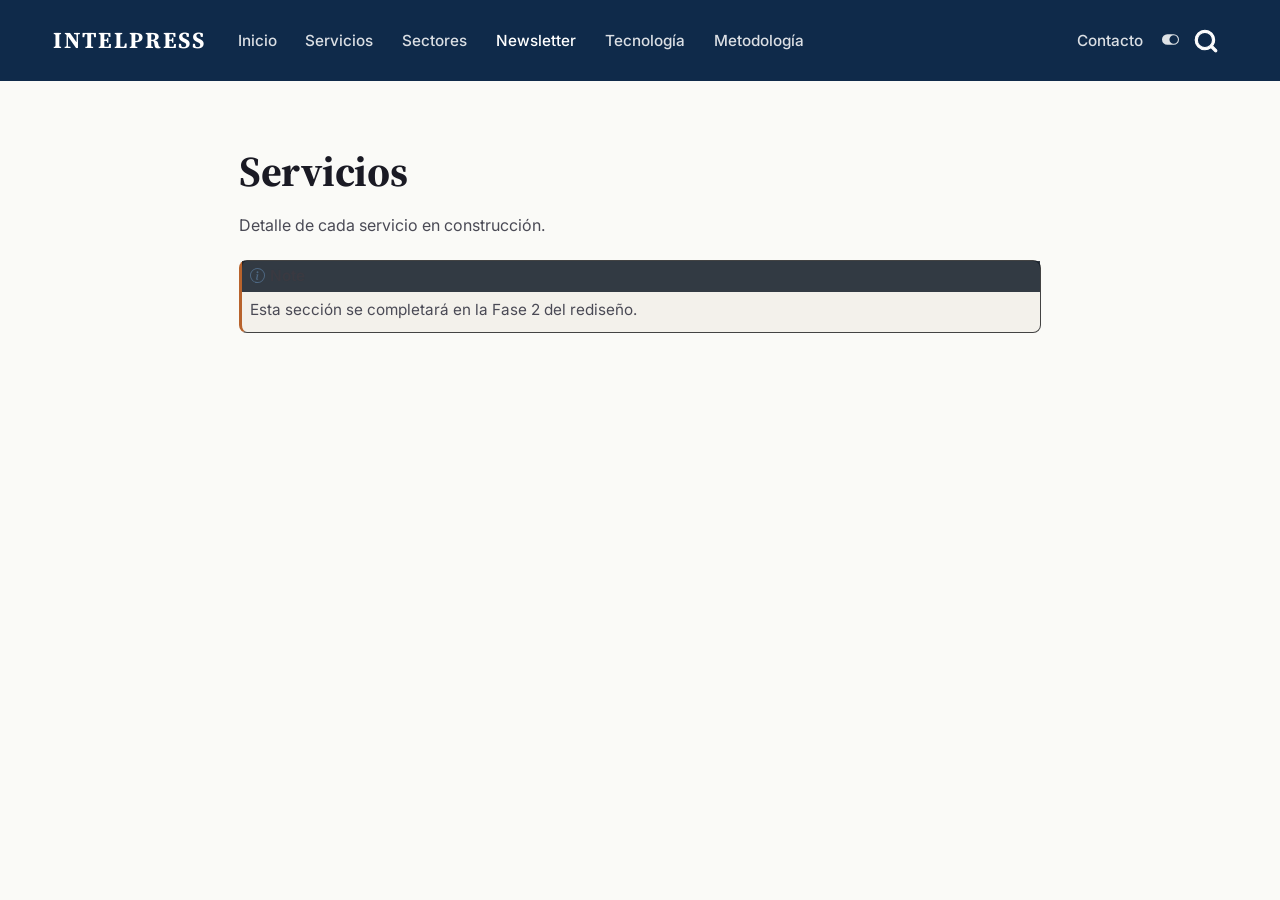
<file: docs/newsletter/index.html>
<!DOCTYPE html>
<html xmlns="http://www.w3.org/1999/xhtml" lang="en" xml:lang="en"><head>

<meta charset="utf-8">
<meta name="generator" content="quarto-1.6.39">

<meta name="viewport" content="width=device-width, initial-scale=1.0, user-scalable=yes">


<title>Servicios – Intelpress</title>
<style>
code{white-space: pre-wrap;}
span.smallcaps{font-variant: small-caps;}
div.columns{display: flex; gap: min(4vw, 1.5em);}
div.column{flex: auto; overflow-x: auto;}
div.hanging-indent{margin-left: 1.5em; text-indent: -1.5em;}
ul.task-list{list-style: none;}
ul.task-list li input[type="checkbox"] {
  width: 0.8em;
  margin: 0 0.8em 0.2em -1em; /* quarto-specific, see https://github.com/quarto-dev/quarto-cli/issues/4556 */ 
  vertical-align: middle;
}
</style>


<script src="../site_libs/quarto-nav/quarto-nav.js"></script>
<script src="../site_libs/quarto-nav/headroom.min.js"></script>
<script src="../site_libs/clipboard/clipboard.min.js"></script>
<script src="../site_libs/quarto-search/autocomplete.umd.js"></script>
<script src="../site_libs/quarto-search/fuse.min.js"></script>
<script src="../site_libs/quarto-search/quarto-search.js"></script>
<meta name="quarto:offset" content="../">
<script src="../site_libs/quarto-html/quarto.js"></script>
<script src="../site_libs/quarto-html/popper.min.js"></script>
<script src="../site_libs/quarto-html/tippy.umd.min.js"></script>
<script src="../site_libs/quarto-html/anchor.min.js"></script>
<link href="../site_libs/quarto-html/tippy.css" rel="stylesheet">
<link href="../site_libs/quarto-html/quarto-syntax-highlighting-e26003cea8cd680ca0c55a263523d882.css" rel="stylesheet" class="quarto-color-scheme" id="quarto-text-highlighting-styles">
<link href="../site_libs/quarto-html/quarto-syntax-highlighting-dark-d166b450ba5a8e9f7a0ab969bf6592c1.css" rel="stylesheet" class="quarto-color-scheme quarto-color-alternate" id="quarto-text-highlighting-styles">
<script src="../site_libs/bootstrap/bootstrap.min.js"></script>
<link href="../site_libs/bootstrap/bootstrap-icons.css" rel="stylesheet">
<link href="../site_libs/bootstrap/bootstrap-53c77ba575e4f7c3f2c7c6c40fffa11d.min.css" rel="stylesheet" append-hash="true" class="quarto-color-scheme" id="quarto-bootstrap" data-mode="light">
<link href="../site_libs/bootstrap/bootstrap-dark-89e16b677cd7d83afdc1af97f12e1cdc.min.css" rel="stylesheet" append-hash="true" class="quarto-color-scheme quarto-color-alternate" id="quarto-bootstrap" data-mode="dark">
<script id="quarto-search-options" type="application/json">{
  "location": "navbar",
  "copy-button": false,
  "collapse-after": 3,
  "panel-placement": "end",
  "type": "overlay",
  "limit": 50,
  "keyboard-shortcut": [
    "f",
    "/",
    "s"
  ],
  "show-item-context": false,
  "language": {
    "search-no-results-text": "No results",
    "search-matching-documents-text": "matching documents",
    "search-copy-link-title": "Copy link to search",
    "search-hide-matches-text": "Hide additional matches",
    "search-more-match-text": "more match in this document",
    "search-more-matches-text": "more matches in this document",
    "search-clear-button-title": "Clear",
    "search-text-placeholder": "",
    "search-detached-cancel-button-title": "Cancel",
    "search-submit-button-title": "Submit",
    "search-label": "Search"
  }
}</script>
<style>html{ scroll-behavior: smooth; }</style>
<link rel="preconnect" href="https://fonts.googleapis.com">
<link rel="preconnect" href="https://fonts.gstatic.com" crossorigin="">
<link href="https://fonts.googleapis.com/css2?family=Inter:wght@400;500;600;700&amp;family=Source+Serif+4:ital,opsz,wght@0,8..60,400;0,8..60,600;0,8..60,700;1,8..60,400&amp;family=JetBrains+Mono:wght@400;500&amp;display=swap" rel="stylesheet">


<link rel="stylesheet" href="../styles.css">
</head>

<body class="nav-fixed fullcontent">

<div id="quarto-search-results"></div>
  <header id="quarto-header" class="headroom fixed-top">
    <nav class="navbar navbar-expand-lg " data-bs-theme="dark">
      <div class="navbar-container container-fluid">
      <div class="navbar-brand-container mx-auto">
    <a class="navbar-brand" href="../index.html">
    <span class="navbar-title">Intelpress</span>
    </a>
  </div>
            <div id="quarto-search" class="" title="Search"></div>
          <button class="navbar-toggler" type="button" data-bs-toggle="collapse" data-bs-target="#navbarCollapse" aria-controls="navbarCollapse" role="menu" aria-expanded="false" aria-label="Toggle navigation" onclick="if (window.quartoToggleHeadroom) { window.quartoToggleHeadroom(); }">
  <span class="navbar-toggler-icon"></span>
</button>
          <div class="collapse navbar-collapse" id="navbarCollapse">
            <ul class="navbar-nav navbar-nav-scroll me-auto">
  <li class="nav-item">
    <a class="nav-link" href="../index.html"> 
<span class="menu-text">Inicio</span></a>
  </li>  
  <li class="nav-item">
    <a class="nav-link" href="../servicios/index.html"> 
<span class="menu-text">Servicios</span></a>
  </li>  
  <li class="nav-item">
    <a class="nav-link" href="../sectores/index.html"> 
<span class="menu-text">Sectores</span></a>
  </li>  
  <li class="nav-item">
    <a class="nav-link active" href="../newsletter/index.html" aria-current="page"> 
<span class="menu-text">Newsletter</span></a>
  </li>  
  <li class="nav-item">
    <a class="nav-link" href="../tecnologia/index.html"> 
<span class="menu-text">Tecnología</span></a>
  </li>  
  <li class="nav-item">
    <a class="nav-link" href="../metodologia/index.html"> 
<span class="menu-text">Metodología</span></a>
  </li>  
</ul>
            <ul class="navbar-nav navbar-nav-scroll ms-auto">
  <li class="nav-item">
    <a class="nav-link" href="../contacto.html"> 
<span class="menu-text">Contacto</span></a>
  </li>  
</ul>
          </div> <!-- /navcollapse -->
            <div class="quarto-navbar-tools">
  <a href="" class="quarto-color-scheme-toggle quarto-navigation-tool  px-1" onclick="window.quartoToggleColorScheme(); return false;" title="Toggle dark mode"><i class="bi"></i></a>
</div>
      </div> <!-- /container-fluid -->
    </nav>
</header>
<!-- content -->
<div id="quarto-content" class="quarto-container page-columns page-rows-contents page-layout-article page-navbar">
<!-- sidebar -->
<!-- margin-sidebar -->
    
<!-- main -->
<main class="content" id="quarto-document-content">

<header id="title-block-header" class="quarto-title-block default">
<div class="quarto-title">
<h1 class="title">Servicios</h1>
</div>



<div class="quarto-title-meta">

    
  
    
  </div>
  


</header>


<section id="servicios" class="level1">
<h1>Servicios</h1>
<p>Detalle de cada servicio en construcción.</p>
<div class="callout callout-style-default callout-note callout-titled">
<div class="callout-header d-flex align-content-center">
<div class="callout-icon-container">
<i class="callout-icon"></i>
</div>
<div class="callout-title-container flex-fill">
Note
</div>
</div>
<div class="callout-body-container callout-body">
<p>Esta sección se completará en la Fase 2 del rediseño.</p>
</div>
</div>


</section>

</main> <!-- /main -->
<script id="quarto-html-after-body" type="application/javascript">
window.document.addEventListener("DOMContentLoaded", function (event) {
  const toggleBodyColorMode = (bsSheetEl) => {
    const mode = bsSheetEl.getAttribute("data-mode");
    const bodyEl = window.document.querySelector("body");
    if (mode === "dark") {
      bodyEl.classList.add("quarto-dark");
      bodyEl.classList.remove("quarto-light");
    } else {
      bodyEl.classList.add("quarto-light");
      bodyEl.classList.remove("quarto-dark");
    }
  }
  const toggleBodyColorPrimary = () => {
    const bsSheetEl = window.document.querySelector("link#quarto-bootstrap");
    if (bsSheetEl) {
      toggleBodyColorMode(bsSheetEl);
    }
  }
  toggleBodyColorPrimary();  
  const disableStylesheet = (stylesheets) => {
    for (let i=0; i < stylesheets.length; i++) {
      const stylesheet = stylesheets[i];
      stylesheet.rel = 'prefetch';
    }
  }
  const enableStylesheet = (stylesheets) => {
    for (let i=0; i < stylesheets.length; i++) {
      const stylesheet = stylesheets[i];
      stylesheet.rel = 'stylesheet';
    }
  }
  const manageTransitions = (selector, allowTransitions) => {
    const els = window.document.querySelectorAll(selector);
    for (let i=0; i < els.length; i++) {
      const el = els[i];
      if (allowTransitions) {
        el.classList.remove('notransition');
      } else {
        el.classList.add('notransition');
      }
    }
  }
  const toggleGiscusIfUsed = (isAlternate, darkModeDefault) => {
    const baseTheme = document.querySelector('#giscus-base-theme')?.value ?? 'light';
    const alternateTheme = document.querySelector('#giscus-alt-theme')?.value ?? 'dark';
    let newTheme = '';
    if(darkModeDefault) {
      newTheme = isAlternate ? baseTheme : alternateTheme;
    } else {
      newTheme = isAlternate ? alternateTheme : baseTheme;
    }
    const changeGiscusTheme = () => {
      // From: https://github.com/giscus/giscus/issues/336
      const sendMessage = (message) => {
        const iframe = document.querySelector('iframe.giscus-frame');
        if (!iframe) return;
        iframe.contentWindow.postMessage({ giscus: message }, 'https://giscus.app');
      }
      sendMessage({
        setConfig: {
          theme: newTheme
        }
      });
    }
    const isGiscussLoaded = window.document.querySelector('iframe.giscus-frame') !== null;
    if (isGiscussLoaded) {
      changeGiscusTheme();
    }
  }
  const toggleColorMode = (alternate) => {
    // Switch the stylesheets
    const alternateStylesheets = window.document.querySelectorAll('link.quarto-color-scheme.quarto-color-alternate');
    manageTransitions('#quarto-margin-sidebar .nav-link', false);
    if (alternate) {
      enableStylesheet(alternateStylesheets);
      for (const sheetNode of alternateStylesheets) {
        if (sheetNode.id === "quarto-bootstrap") {
          toggleBodyColorMode(sheetNode);
        }
      }
    } else {
      disableStylesheet(alternateStylesheets);
      toggleBodyColorPrimary();
    }
    manageTransitions('#quarto-margin-sidebar .nav-link', true);
    // Switch the toggles
    const toggles = window.document.querySelectorAll('.quarto-color-scheme-toggle');
    for (let i=0; i < toggles.length; i++) {
      const toggle = toggles[i];
      if (toggle) {
        if (alternate) {
          toggle.classList.add("alternate");     
        } else {
          toggle.classList.remove("alternate");
        }
      }
    }
    // Hack to workaround the fact that safari doesn't
    // properly recolor the scrollbar when toggling (#1455)
    if (navigator.userAgent.indexOf('Safari') > 0 && navigator.userAgent.indexOf('Chrome') == -1) {
      manageTransitions("body", false);
      window.scrollTo(0, 1);
      setTimeout(() => {
        window.scrollTo(0, 0);
        manageTransitions("body", true);
      }, 40);  
    }
  }
  const isFileUrl = () => { 
    return window.location.protocol === 'file:';
  }
  const hasAlternateSentinel = () => {  
    let styleSentinel = getColorSchemeSentinel();
    if (styleSentinel !== null) {
      return styleSentinel === "alternate";
    } else {
      return false;
    }
  }
  const setStyleSentinel = (alternate) => {
    const value = alternate ? "alternate" : "default";
    if (!isFileUrl()) {
      window.localStorage.setItem("quarto-color-scheme", value);
    } else {
      localAlternateSentinel = value;
    }
  }
  const getColorSchemeSentinel = () => {
    if (!isFileUrl()) {
      const storageValue = window.localStorage.getItem("quarto-color-scheme");
      return storageValue != null ? storageValue : localAlternateSentinel;
    } else {
      return localAlternateSentinel;
    }
  }
  const darkModeDefault = true;
  let localAlternateSentinel = darkModeDefault ? 'alternate' : 'default';
  // Dark / light mode switch
  window.quartoToggleColorScheme = () => {
    // Read the current dark / light value 
    let toAlternate = !hasAlternateSentinel();
    toggleColorMode(toAlternate);
    setStyleSentinel(toAlternate);
    toggleGiscusIfUsed(toAlternate, darkModeDefault);
  };
  // Ensure there is a toggle, if there isn't float one in the top right
  if (window.document.querySelector('.quarto-color-scheme-toggle') === null) {
    const a = window.document.createElement('a');
    a.classList.add('top-right');
    a.classList.add('quarto-color-scheme-toggle');
    a.href = "";
    a.onclick = function() { try { window.quartoToggleColorScheme(); } catch {} return false; };
    const i = window.document.createElement("i");
    i.classList.add('bi');
    a.appendChild(i);
    window.document.body.appendChild(a);
  }
  // Switch to dark mode if need be
  if (hasAlternateSentinel()) {
    toggleColorMode(true);
  } else {
    toggleColorMode(false);
  }
  const icon = "";
  const anchorJS = new window.AnchorJS();
  anchorJS.options = {
    placement: 'right',
    icon: icon
  };
  anchorJS.add('.anchored');
  const isCodeAnnotation = (el) => {
    for (const clz of el.classList) {
      if (clz.startsWith('code-annotation-')) {                     
        return true;
      }
    }
    return false;
  }
  const onCopySuccess = function(e) {
    // button target
    const button = e.trigger;
    // don't keep focus
    button.blur();
    // flash "checked"
    button.classList.add('code-copy-button-checked');
    var currentTitle = button.getAttribute("title");
    button.setAttribute("title", "Copied!");
    let tooltip;
    if (window.bootstrap) {
      button.setAttribute("data-bs-toggle", "tooltip");
      button.setAttribute("data-bs-placement", "left");
      button.setAttribute("data-bs-title", "Copied!");
      tooltip = new bootstrap.Tooltip(button, 
        { trigger: "manual", 
          customClass: "code-copy-button-tooltip",
          offset: [0, -8]});
      tooltip.show();    
    }
    setTimeout(function() {
      if (tooltip) {
        tooltip.hide();
        button.removeAttribute("data-bs-title");
        button.removeAttribute("data-bs-toggle");
        button.removeAttribute("data-bs-placement");
      }
      button.setAttribute("title", currentTitle);
      button.classList.remove('code-copy-button-checked');
    }, 1000);
    // clear code selection
    e.clearSelection();
  }
  const getTextToCopy = function(trigger) {
      const codeEl = trigger.previousElementSibling.cloneNode(true);
      for (const childEl of codeEl.children) {
        if (isCodeAnnotation(childEl)) {
          childEl.remove();
        }
      }
      return codeEl.innerText;
  }
  const clipboard = new window.ClipboardJS('.code-copy-button:not([data-in-quarto-modal])', {
    text: getTextToCopy
  });
  clipboard.on('success', onCopySuccess);
  if (window.document.getElementById('quarto-embedded-source-code-modal')) {
    const clipboardModal = new window.ClipboardJS('.code-copy-button[data-in-quarto-modal]', {
      text: getTextToCopy,
      container: window.document.getElementById('quarto-embedded-source-code-modal')
    });
    clipboardModal.on('success', onCopySuccess);
  }
    var localhostRegex = new RegExp(/^(?:http|https):\/\/localhost\:?[0-9]*\//);
    var mailtoRegex = new RegExp(/^mailto:/);
      var filterRegex = new RegExp("https:\/\/intelpress\.cl");
    var isInternal = (href) => {
        return filterRegex.test(href) || localhostRegex.test(href) || mailtoRegex.test(href);
    }
    // Inspect non-navigation links and adorn them if external
 	var links = window.document.querySelectorAll('a[href]:not(.nav-link):not(.navbar-brand):not(.toc-action):not(.sidebar-link):not(.sidebar-item-toggle):not(.pagination-link):not(.no-external):not([aria-hidden]):not(.dropdown-item):not(.quarto-navigation-tool):not(.about-link)');
    for (var i=0; i<links.length; i++) {
      const link = links[i];
      if (!isInternal(link.href)) {
        // undo the damage that might have been done by quarto-nav.js in the case of
        // links that we want to consider external
        if (link.dataset.originalHref !== undefined) {
          link.href = link.dataset.originalHref;
        }
          // target, if specified
          link.setAttribute("target", "_blank");
          if (link.getAttribute("rel") === null) {
            link.setAttribute("rel", "noopener");
          }
      }
    }
  function tippyHover(el, contentFn, onTriggerFn, onUntriggerFn) {
    const config = {
      allowHTML: true,
      maxWidth: 500,
      delay: 100,
      arrow: false,
      appendTo: function(el) {
          return el.parentElement;
      },
      interactive: true,
      interactiveBorder: 10,
      theme: 'quarto',
      placement: 'bottom-start',
    };
    if (contentFn) {
      config.content = contentFn;
    }
    if (onTriggerFn) {
      config.onTrigger = onTriggerFn;
    }
    if (onUntriggerFn) {
      config.onUntrigger = onUntriggerFn;
    }
    window.tippy(el, config); 
  }
  const noterefs = window.document.querySelectorAll('a[role="doc-noteref"]');
  for (var i=0; i<noterefs.length; i++) {
    const ref = noterefs[i];
    tippyHover(ref, function() {
      // use id or data attribute instead here
      let href = ref.getAttribute('data-footnote-href') || ref.getAttribute('href');
      try { href = new URL(href).hash; } catch {}
      const id = href.replace(/^#\/?/, "");
      const note = window.document.getElementById(id);
      if (note) {
        return note.innerHTML;
      } else {
        return "";
      }
    });
  }
  const xrefs = window.document.querySelectorAll('a.quarto-xref');
  const processXRef = (id, note) => {
    // Strip column container classes
    const stripColumnClz = (el) => {
      el.classList.remove("page-full", "page-columns");
      if (el.children) {
        for (const child of el.children) {
          stripColumnClz(child);
        }
      }
    }
    stripColumnClz(note)
    if (id === null || id.startsWith('sec-')) {
      // Special case sections, only their first couple elements
      const container = document.createElement("div");
      if (note.children && note.children.length > 2) {
        container.appendChild(note.children[0].cloneNode(true));
        for (let i = 1; i < note.children.length; i++) {
          const child = note.children[i];
          if (child.tagName === "P" && child.innerText === "") {
            continue;
          } else {
            container.appendChild(child.cloneNode(true));
            break;
          }
        }
        if (window.Quarto?.typesetMath) {
          window.Quarto.typesetMath(container);
        }
        return container.innerHTML
      } else {
        if (window.Quarto?.typesetMath) {
          window.Quarto.typesetMath(note);
        }
        return note.innerHTML;
      }
    } else {
      // Remove any anchor links if they are present
      const anchorLink = note.querySelector('a.anchorjs-link');
      if (anchorLink) {
        anchorLink.remove();
      }
      if (window.Quarto?.typesetMath) {
        window.Quarto.typesetMath(note);
      }
      if (note.classList.contains("callout")) {
        return note.outerHTML;
      } else {
        return note.innerHTML;
      }
    }
  }
  for (var i=0; i<xrefs.length; i++) {
    const xref = xrefs[i];
    tippyHover(xref, undefined, function(instance) {
      instance.disable();
      let url = xref.getAttribute('href');
      let hash = undefined; 
      if (url.startsWith('#')) {
        hash = url;
      } else {
        try { hash = new URL(url).hash; } catch {}
      }
      if (hash) {
        const id = hash.replace(/^#\/?/, "");
        const note = window.document.getElementById(id);
        if (note !== null) {
          try {
            const html = processXRef(id, note.cloneNode(true));
            instance.setContent(html);
          } finally {
            instance.enable();
            instance.show();
          }
        } else {
          // See if we can fetch this
          fetch(url.split('#')[0])
          .then(res => res.text())
          .then(html => {
            const parser = new DOMParser();
            const htmlDoc = parser.parseFromString(html, "text/html");
            const note = htmlDoc.getElementById(id);
            if (note !== null) {
              const html = processXRef(id, note);
              instance.setContent(html);
            } 
          }).finally(() => {
            instance.enable();
            instance.show();
          });
        }
      } else {
        // See if we can fetch a full url (with no hash to target)
        // This is a special case and we should probably do some content thinning / targeting
        fetch(url)
        .then(res => res.text())
        .then(html => {
          const parser = new DOMParser();
          const htmlDoc = parser.parseFromString(html, "text/html");
          const note = htmlDoc.querySelector('main.content');
          if (note !== null) {
            // This should only happen for chapter cross references
            // (since there is no id in the URL)
            // remove the first header
            if (note.children.length > 0 && note.children[0].tagName === "HEADER") {
              note.children[0].remove();
            }
            const html = processXRef(null, note);
            instance.setContent(html);
          } 
        }).finally(() => {
          instance.enable();
          instance.show();
        });
      }
    }, function(instance) {
    });
  }
      let selectedAnnoteEl;
      const selectorForAnnotation = ( cell, annotation) => {
        let cellAttr = 'data-code-cell="' + cell + '"';
        let lineAttr = 'data-code-annotation="' +  annotation + '"';
        const selector = 'span[' + cellAttr + '][' + lineAttr + ']';
        return selector;
      }
      const selectCodeLines = (annoteEl) => {
        const doc = window.document;
        const targetCell = annoteEl.getAttribute("data-target-cell");
        const targetAnnotation = annoteEl.getAttribute("data-target-annotation");
        const annoteSpan = window.document.querySelector(selectorForAnnotation(targetCell, targetAnnotation));
        const lines = annoteSpan.getAttribute("data-code-lines").split(",");
        const lineIds = lines.map((line) => {
          return targetCell + "-" + line;
        })
        let top = null;
        let height = null;
        let parent = null;
        if (lineIds.length > 0) {
            //compute the position of the single el (top and bottom and make a div)
            const el = window.document.getElementById(lineIds[0]);
            top = el.offsetTop;
            height = el.offsetHeight;
            parent = el.parentElement.parentElement;
          if (lineIds.length > 1) {
            const lastEl = window.document.getElementById(lineIds[lineIds.length - 1]);
            const bottom = lastEl.offsetTop + lastEl.offsetHeight;
            height = bottom - top;
          }
          if (top !== null && height !== null && parent !== null) {
            // cook up a div (if necessary) and position it 
            let div = window.document.getElementById("code-annotation-line-highlight");
            if (div === null) {
              div = window.document.createElement("div");
              div.setAttribute("id", "code-annotation-line-highlight");
              div.style.position = 'absolute';
              parent.appendChild(div);
            }
            div.style.top = top - 2 + "px";
            div.style.height = height + 4 + "px";
            div.style.left = 0;
            let gutterDiv = window.document.getElementById("code-annotation-line-highlight-gutter");
            if (gutterDiv === null) {
              gutterDiv = window.document.createElement("div");
              gutterDiv.setAttribute("id", "code-annotation-line-highlight-gutter");
              gutterDiv.style.position = 'absolute';
              const codeCell = window.document.getElementById(targetCell);
              const gutter = codeCell.querySelector('.code-annotation-gutter');
              gutter.appendChild(gutterDiv);
            }
            gutterDiv.style.top = top - 2 + "px";
            gutterDiv.style.height = height + 4 + "px";
          }
          selectedAnnoteEl = annoteEl;
        }
      };
      const unselectCodeLines = () => {
        const elementsIds = ["code-annotation-line-highlight", "code-annotation-line-highlight-gutter"];
        elementsIds.forEach((elId) => {
          const div = window.document.getElementById(elId);
          if (div) {
            div.remove();
          }
        });
        selectedAnnoteEl = undefined;
      };
        // Handle positioning of the toggle
    window.addEventListener(
      "resize",
      throttle(() => {
        elRect = undefined;
        if (selectedAnnoteEl) {
          selectCodeLines(selectedAnnoteEl);
        }
      }, 10)
    );
    function throttle(fn, ms) {
    let throttle = false;
    let timer;
      return (...args) => {
        if(!throttle) { // first call gets through
            fn.apply(this, args);
            throttle = true;
        } else { // all the others get throttled
            if(timer) clearTimeout(timer); // cancel #2
            timer = setTimeout(() => {
              fn.apply(this, args);
              timer = throttle = false;
            }, ms);
        }
      };
    }
      // Attach click handler to the DT
      const annoteDls = window.document.querySelectorAll('dt[data-target-cell]');
      for (const annoteDlNode of annoteDls) {
        annoteDlNode.addEventListener('click', (event) => {
          const clickedEl = event.target;
          if (clickedEl !== selectedAnnoteEl) {
            unselectCodeLines();
            const activeEl = window.document.querySelector('dt[data-target-cell].code-annotation-active');
            if (activeEl) {
              activeEl.classList.remove('code-annotation-active');
            }
            selectCodeLines(clickedEl);
            clickedEl.classList.add('code-annotation-active');
          } else {
            // Unselect the line
            unselectCodeLines();
            clickedEl.classList.remove('code-annotation-active');
          }
        });
      }
  const findCites = (el) => {
    const parentEl = el.parentElement;
    if (parentEl) {
      const cites = parentEl.dataset.cites;
      if (cites) {
        return {
          el,
          cites: cites.split(' ')
        };
      } else {
        return findCites(el.parentElement)
      }
    } else {
      return undefined;
    }
  };
  var bibliorefs = window.document.querySelectorAll('a[role="doc-biblioref"]');
  for (var i=0; i<bibliorefs.length; i++) {
    const ref = bibliorefs[i];
    const citeInfo = findCites(ref);
    if (citeInfo) {
      tippyHover(citeInfo.el, function() {
        var popup = window.document.createElement('div');
        citeInfo.cites.forEach(function(cite) {
          var citeDiv = window.document.createElement('div');
          citeDiv.classList.add('hanging-indent');
          citeDiv.classList.add('csl-entry');
          var biblioDiv = window.document.getElementById('ref-' + cite);
          if (biblioDiv) {
            citeDiv.innerHTML = biblioDiv.innerHTML;
          }
          popup.appendChild(citeDiv);
        });
        return popup.innerHTML;
      });
    }
  }
});
</script>
</div> <!-- /content -->




<script src="../site_libs/quarto-html/zenscroll-min.js"></script>
</body></html>
</file>
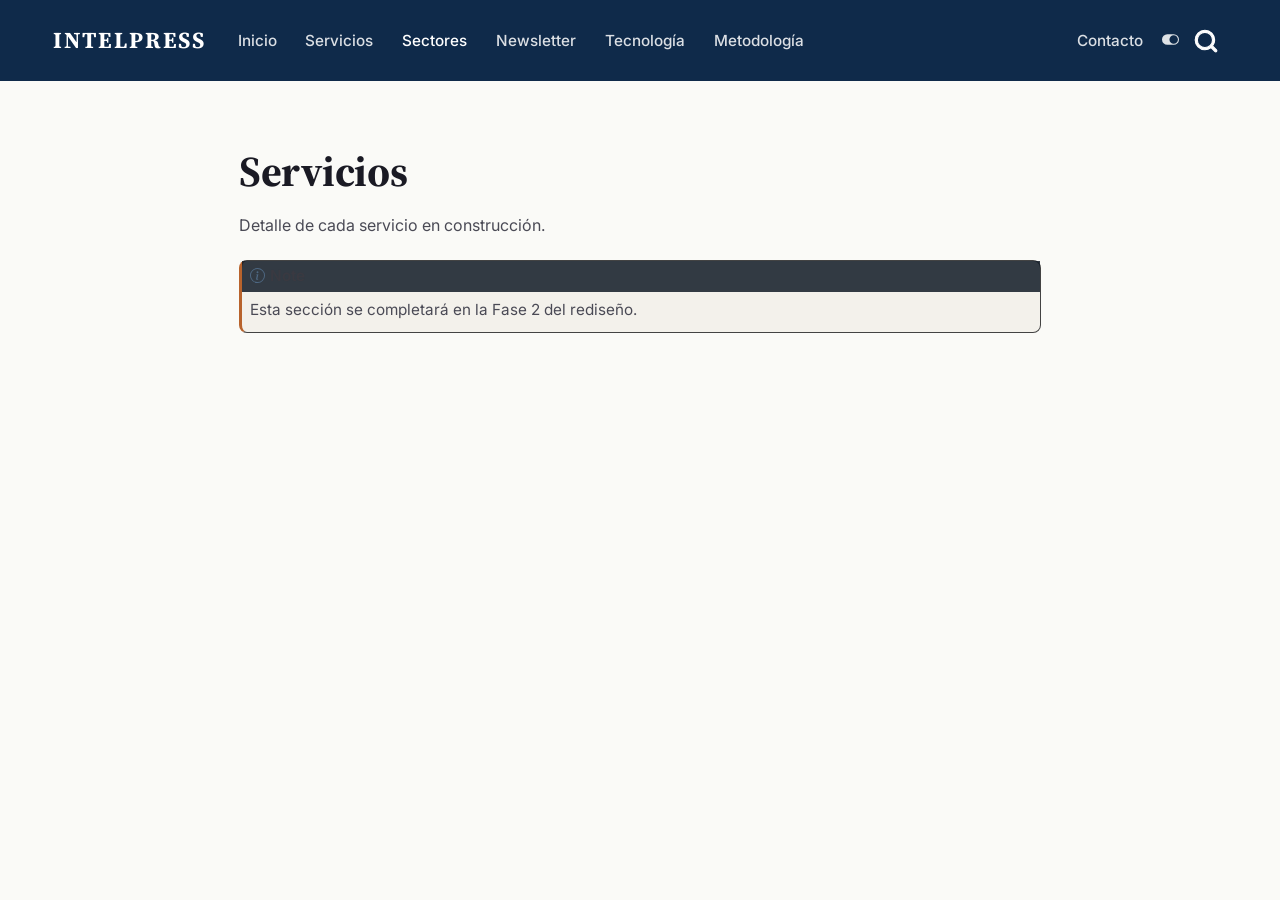
<file: docs/sectores/index.html>
<!DOCTYPE html>
<html xmlns="http://www.w3.org/1999/xhtml" lang="en" xml:lang="en"><head>

<meta charset="utf-8">
<meta name="generator" content="quarto-1.6.39">

<meta name="viewport" content="width=device-width, initial-scale=1.0, user-scalable=yes">


<title>Servicios – Intelpress</title>
<style>
code{white-space: pre-wrap;}
span.smallcaps{font-variant: small-caps;}
div.columns{display: flex; gap: min(4vw, 1.5em);}
div.column{flex: auto; overflow-x: auto;}
div.hanging-indent{margin-left: 1.5em; text-indent: -1.5em;}
ul.task-list{list-style: none;}
ul.task-list li input[type="checkbox"] {
  width: 0.8em;
  margin: 0 0.8em 0.2em -1em; /* quarto-specific, see https://github.com/quarto-dev/quarto-cli/issues/4556 */ 
  vertical-align: middle;
}
</style>


<script src="../site_libs/quarto-nav/quarto-nav.js"></script>
<script src="../site_libs/quarto-nav/headroom.min.js"></script>
<script src="../site_libs/clipboard/clipboard.min.js"></script>
<script src="../site_libs/quarto-search/autocomplete.umd.js"></script>
<script src="../site_libs/quarto-search/fuse.min.js"></script>
<script src="../site_libs/quarto-search/quarto-search.js"></script>
<meta name="quarto:offset" content="../">
<script src="../site_libs/quarto-html/quarto.js"></script>
<script src="../site_libs/quarto-html/popper.min.js"></script>
<script src="../site_libs/quarto-html/tippy.umd.min.js"></script>
<script src="../site_libs/quarto-html/anchor.min.js"></script>
<link href="../site_libs/quarto-html/tippy.css" rel="stylesheet">
<link href="../site_libs/quarto-html/quarto-syntax-highlighting-e26003cea8cd680ca0c55a263523d882.css" rel="stylesheet" class="quarto-color-scheme" id="quarto-text-highlighting-styles">
<link href="../site_libs/quarto-html/quarto-syntax-highlighting-dark-d166b450ba5a8e9f7a0ab969bf6592c1.css" rel="stylesheet" class="quarto-color-scheme quarto-color-alternate" id="quarto-text-highlighting-styles">
<script src="../site_libs/bootstrap/bootstrap.min.js"></script>
<link href="../site_libs/bootstrap/bootstrap-icons.css" rel="stylesheet">
<link href="../site_libs/bootstrap/bootstrap-53c77ba575e4f7c3f2c7c6c40fffa11d.min.css" rel="stylesheet" append-hash="true" class="quarto-color-scheme" id="quarto-bootstrap" data-mode="light">
<link href="../site_libs/bootstrap/bootstrap-dark-89e16b677cd7d83afdc1af97f12e1cdc.min.css" rel="stylesheet" append-hash="true" class="quarto-color-scheme quarto-color-alternate" id="quarto-bootstrap" data-mode="dark">
<script id="quarto-search-options" type="application/json">{
  "location": "navbar",
  "copy-button": false,
  "collapse-after": 3,
  "panel-placement": "end",
  "type": "overlay",
  "limit": 50,
  "keyboard-shortcut": [
    "f",
    "/",
    "s"
  ],
  "show-item-context": false,
  "language": {
    "search-no-results-text": "No results",
    "search-matching-documents-text": "matching documents",
    "search-copy-link-title": "Copy link to search",
    "search-hide-matches-text": "Hide additional matches",
    "search-more-match-text": "more match in this document",
    "search-more-matches-text": "more matches in this document",
    "search-clear-button-title": "Clear",
    "search-text-placeholder": "",
    "search-detached-cancel-button-title": "Cancel",
    "search-submit-button-title": "Submit",
    "search-label": "Search"
  }
}</script>
<style>html{ scroll-behavior: smooth; }</style>
<link rel="preconnect" href="https://fonts.googleapis.com">
<link rel="preconnect" href="https://fonts.gstatic.com" crossorigin="">
<link href="https://fonts.googleapis.com/css2?family=Inter:wght@400;500;600;700&amp;family=Source+Serif+4:ital,opsz,wght@0,8..60,400;0,8..60,600;0,8..60,700;1,8..60,400&amp;family=JetBrains+Mono:wght@400;500&amp;display=swap" rel="stylesheet">


<link rel="stylesheet" href="../styles.css">
</head>

<body class="nav-fixed fullcontent">

<div id="quarto-search-results"></div>
  <header id="quarto-header" class="headroom fixed-top">
    <nav class="navbar navbar-expand-lg " data-bs-theme="dark">
      <div class="navbar-container container-fluid">
      <div class="navbar-brand-container mx-auto">
    <a class="navbar-brand" href="../index.html">
    <span class="navbar-title">Intelpress</span>
    </a>
  </div>
            <div id="quarto-search" class="" title="Search"></div>
          <button class="navbar-toggler" type="button" data-bs-toggle="collapse" data-bs-target="#navbarCollapse" aria-controls="navbarCollapse" role="menu" aria-expanded="false" aria-label="Toggle navigation" onclick="if (window.quartoToggleHeadroom) { window.quartoToggleHeadroom(); }">
  <span class="navbar-toggler-icon"></span>
</button>
          <div class="collapse navbar-collapse" id="navbarCollapse">
            <ul class="navbar-nav navbar-nav-scroll me-auto">
  <li class="nav-item">
    <a class="nav-link" href="../index.html"> 
<span class="menu-text">Inicio</span></a>
  </li>  
  <li class="nav-item">
    <a class="nav-link" href="../servicios/index.html"> 
<span class="menu-text">Servicios</span></a>
  </li>  
  <li class="nav-item">
    <a class="nav-link active" href="../sectores/index.html" aria-current="page"> 
<span class="menu-text">Sectores</span></a>
  </li>  
  <li class="nav-item">
    <a class="nav-link" href="../newsletter/index.html"> 
<span class="menu-text">Newsletter</span></a>
  </li>  
  <li class="nav-item">
    <a class="nav-link" href="../tecnologia/index.html"> 
<span class="menu-text">Tecnología</span></a>
  </li>  
  <li class="nav-item">
    <a class="nav-link" href="../metodologia/index.html"> 
<span class="menu-text">Metodología</span></a>
  </li>  
</ul>
            <ul class="navbar-nav navbar-nav-scroll ms-auto">
  <li class="nav-item">
    <a class="nav-link" href="../contacto.html"> 
<span class="menu-text">Contacto</span></a>
  </li>  
</ul>
          </div> <!-- /navcollapse -->
            <div class="quarto-navbar-tools">
  <a href="" class="quarto-color-scheme-toggle quarto-navigation-tool  px-1" onclick="window.quartoToggleColorScheme(); return false;" title="Toggle dark mode"><i class="bi"></i></a>
</div>
      </div> <!-- /container-fluid -->
    </nav>
</header>
<!-- content -->
<div id="quarto-content" class="quarto-container page-columns page-rows-contents page-layout-article page-navbar">
<!-- sidebar -->
<!-- margin-sidebar -->
    
<!-- main -->
<main class="content" id="quarto-document-content">

<header id="title-block-header" class="quarto-title-block default">
<div class="quarto-title">
<h1 class="title">Servicios</h1>
</div>



<div class="quarto-title-meta">

    
  
    
  </div>
  


</header>


<section id="servicios" class="level1">
<h1>Servicios</h1>
<p>Detalle de cada servicio en construcción.</p>
<div class="callout callout-style-default callout-note callout-titled">
<div class="callout-header d-flex align-content-center">
<div class="callout-icon-container">
<i class="callout-icon"></i>
</div>
<div class="callout-title-container flex-fill">
Note
</div>
</div>
<div class="callout-body-container callout-body">
<p>Esta sección se completará en la Fase 2 del rediseño.</p>
</div>
</div>


</section>

</main> <!-- /main -->
<script id="quarto-html-after-body" type="application/javascript">
window.document.addEventListener("DOMContentLoaded", function (event) {
  const toggleBodyColorMode = (bsSheetEl) => {
    const mode = bsSheetEl.getAttribute("data-mode");
    const bodyEl = window.document.querySelector("body");
    if (mode === "dark") {
      bodyEl.classList.add("quarto-dark");
      bodyEl.classList.remove("quarto-light");
    } else {
      bodyEl.classList.add("quarto-light");
      bodyEl.classList.remove("quarto-dark");
    }
  }
  const toggleBodyColorPrimary = () => {
    const bsSheetEl = window.document.querySelector("link#quarto-bootstrap");
    if (bsSheetEl) {
      toggleBodyColorMode(bsSheetEl);
    }
  }
  toggleBodyColorPrimary();  
  const disableStylesheet = (stylesheets) => {
    for (let i=0; i < stylesheets.length; i++) {
      const stylesheet = stylesheets[i];
      stylesheet.rel = 'prefetch';
    }
  }
  const enableStylesheet = (stylesheets) => {
    for (let i=0; i < stylesheets.length; i++) {
      const stylesheet = stylesheets[i];
      stylesheet.rel = 'stylesheet';
    }
  }
  const manageTransitions = (selector, allowTransitions) => {
    const els = window.document.querySelectorAll(selector);
    for (let i=0; i < els.length; i++) {
      const el = els[i];
      if (allowTransitions) {
        el.classList.remove('notransition');
      } else {
        el.classList.add('notransition');
      }
    }
  }
  const toggleGiscusIfUsed = (isAlternate, darkModeDefault) => {
    const baseTheme = document.querySelector('#giscus-base-theme')?.value ?? 'light';
    const alternateTheme = document.querySelector('#giscus-alt-theme')?.value ?? 'dark';
    let newTheme = '';
    if(darkModeDefault) {
      newTheme = isAlternate ? baseTheme : alternateTheme;
    } else {
      newTheme = isAlternate ? alternateTheme : baseTheme;
    }
    const changeGiscusTheme = () => {
      // From: https://github.com/giscus/giscus/issues/336
      const sendMessage = (message) => {
        const iframe = document.querySelector('iframe.giscus-frame');
        if (!iframe) return;
        iframe.contentWindow.postMessage({ giscus: message }, 'https://giscus.app');
      }
      sendMessage({
        setConfig: {
          theme: newTheme
        }
      });
    }
    const isGiscussLoaded = window.document.querySelector('iframe.giscus-frame') !== null;
    if (isGiscussLoaded) {
      changeGiscusTheme();
    }
  }
  const toggleColorMode = (alternate) => {
    // Switch the stylesheets
    const alternateStylesheets = window.document.querySelectorAll('link.quarto-color-scheme.quarto-color-alternate');
    manageTransitions('#quarto-margin-sidebar .nav-link', false);
    if (alternate) {
      enableStylesheet(alternateStylesheets);
      for (const sheetNode of alternateStylesheets) {
        if (sheetNode.id === "quarto-bootstrap") {
          toggleBodyColorMode(sheetNode);
        }
      }
    } else {
      disableStylesheet(alternateStylesheets);
      toggleBodyColorPrimary();
    }
    manageTransitions('#quarto-margin-sidebar .nav-link', true);
    // Switch the toggles
    const toggles = window.document.querySelectorAll('.quarto-color-scheme-toggle');
    for (let i=0; i < toggles.length; i++) {
      const toggle = toggles[i];
      if (toggle) {
        if (alternate) {
          toggle.classList.add("alternate");     
        } else {
          toggle.classList.remove("alternate");
        }
      }
    }
    // Hack to workaround the fact that safari doesn't
    // properly recolor the scrollbar when toggling (#1455)
    if (navigator.userAgent.indexOf('Safari') > 0 && navigator.userAgent.indexOf('Chrome') == -1) {
      manageTransitions("body", false);
      window.scrollTo(0, 1);
      setTimeout(() => {
        window.scrollTo(0, 0);
        manageTransitions("body", true);
      }, 40);  
    }
  }
  const isFileUrl = () => { 
    return window.location.protocol === 'file:';
  }
  const hasAlternateSentinel = () => {  
    let styleSentinel = getColorSchemeSentinel();
    if (styleSentinel !== null) {
      return styleSentinel === "alternate";
    } else {
      return false;
    }
  }
  const setStyleSentinel = (alternate) => {
    const value = alternate ? "alternate" : "default";
    if (!isFileUrl()) {
      window.localStorage.setItem("quarto-color-scheme", value);
    } else {
      localAlternateSentinel = value;
    }
  }
  const getColorSchemeSentinel = () => {
    if (!isFileUrl()) {
      const storageValue = window.localStorage.getItem("quarto-color-scheme");
      return storageValue != null ? storageValue : localAlternateSentinel;
    } else {
      return localAlternateSentinel;
    }
  }
  const darkModeDefault = true;
  let localAlternateSentinel = darkModeDefault ? 'alternate' : 'default';
  // Dark / light mode switch
  window.quartoToggleColorScheme = () => {
    // Read the current dark / light value 
    let toAlternate = !hasAlternateSentinel();
    toggleColorMode(toAlternate);
    setStyleSentinel(toAlternate);
    toggleGiscusIfUsed(toAlternate, darkModeDefault);
  };
  // Ensure there is a toggle, if there isn't float one in the top right
  if (window.document.querySelector('.quarto-color-scheme-toggle') === null) {
    const a = window.document.createElement('a');
    a.classList.add('top-right');
    a.classList.add('quarto-color-scheme-toggle');
    a.href = "";
    a.onclick = function() { try { window.quartoToggleColorScheme(); } catch {} return false; };
    const i = window.document.createElement("i");
    i.classList.add('bi');
    a.appendChild(i);
    window.document.body.appendChild(a);
  }
  // Switch to dark mode if need be
  if (hasAlternateSentinel()) {
    toggleColorMode(true);
  } else {
    toggleColorMode(false);
  }
  const icon = "";
  const anchorJS = new window.AnchorJS();
  anchorJS.options = {
    placement: 'right',
    icon: icon
  };
  anchorJS.add('.anchored');
  const isCodeAnnotation = (el) => {
    for (const clz of el.classList) {
      if (clz.startsWith('code-annotation-')) {                     
        return true;
      }
    }
    return false;
  }
  const onCopySuccess = function(e) {
    // button target
    const button = e.trigger;
    // don't keep focus
    button.blur();
    // flash "checked"
    button.classList.add('code-copy-button-checked');
    var currentTitle = button.getAttribute("title");
    button.setAttribute("title", "Copied!");
    let tooltip;
    if (window.bootstrap) {
      button.setAttribute("data-bs-toggle", "tooltip");
      button.setAttribute("data-bs-placement", "left");
      button.setAttribute("data-bs-title", "Copied!");
      tooltip = new bootstrap.Tooltip(button, 
        { trigger: "manual", 
          customClass: "code-copy-button-tooltip",
          offset: [0, -8]});
      tooltip.show();    
    }
    setTimeout(function() {
      if (tooltip) {
        tooltip.hide();
        button.removeAttribute("data-bs-title");
        button.removeAttribute("data-bs-toggle");
        button.removeAttribute("data-bs-placement");
      }
      button.setAttribute("title", currentTitle);
      button.classList.remove('code-copy-button-checked');
    }, 1000);
    // clear code selection
    e.clearSelection();
  }
  const getTextToCopy = function(trigger) {
      const codeEl = trigger.previousElementSibling.cloneNode(true);
      for (const childEl of codeEl.children) {
        if (isCodeAnnotation(childEl)) {
          childEl.remove();
        }
      }
      return codeEl.innerText;
  }
  const clipboard = new window.ClipboardJS('.code-copy-button:not([data-in-quarto-modal])', {
    text: getTextToCopy
  });
  clipboard.on('success', onCopySuccess);
  if (window.document.getElementById('quarto-embedded-source-code-modal')) {
    const clipboardModal = new window.ClipboardJS('.code-copy-button[data-in-quarto-modal]', {
      text: getTextToCopy,
      container: window.document.getElementById('quarto-embedded-source-code-modal')
    });
    clipboardModal.on('success', onCopySuccess);
  }
    var localhostRegex = new RegExp(/^(?:http|https):\/\/localhost\:?[0-9]*\//);
    var mailtoRegex = new RegExp(/^mailto:/);
      var filterRegex = new RegExp("https:\/\/intelpress\.cl");
    var isInternal = (href) => {
        return filterRegex.test(href) || localhostRegex.test(href) || mailtoRegex.test(href);
    }
    // Inspect non-navigation links and adorn them if external
 	var links = window.document.querySelectorAll('a[href]:not(.nav-link):not(.navbar-brand):not(.toc-action):not(.sidebar-link):not(.sidebar-item-toggle):not(.pagination-link):not(.no-external):not([aria-hidden]):not(.dropdown-item):not(.quarto-navigation-tool):not(.about-link)');
    for (var i=0; i<links.length; i++) {
      const link = links[i];
      if (!isInternal(link.href)) {
        // undo the damage that might have been done by quarto-nav.js in the case of
        // links that we want to consider external
        if (link.dataset.originalHref !== undefined) {
          link.href = link.dataset.originalHref;
        }
          // target, if specified
          link.setAttribute("target", "_blank");
          if (link.getAttribute("rel") === null) {
            link.setAttribute("rel", "noopener");
          }
      }
    }
  function tippyHover(el, contentFn, onTriggerFn, onUntriggerFn) {
    const config = {
      allowHTML: true,
      maxWidth: 500,
      delay: 100,
      arrow: false,
      appendTo: function(el) {
          return el.parentElement;
      },
      interactive: true,
      interactiveBorder: 10,
      theme: 'quarto',
      placement: 'bottom-start',
    };
    if (contentFn) {
      config.content = contentFn;
    }
    if (onTriggerFn) {
      config.onTrigger = onTriggerFn;
    }
    if (onUntriggerFn) {
      config.onUntrigger = onUntriggerFn;
    }
    window.tippy(el, config); 
  }
  const noterefs = window.document.querySelectorAll('a[role="doc-noteref"]');
  for (var i=0; i<noterefs.length; i++) {
    const ref = noterefs[i];
    tippyHover(ref, function() {
      // use id or data attribute instead here
      let href = ref.getAttribute('data-footnote-href') || ref.getAttribute('href');
      try { href = new URL(href).hash; } catch {}
      const id = href.replace(/^#\/?/, "");
      const note = window.document.getElementById(id);
      if (note) {
        return note.innerHTML;
      } else {
        return "";
      }
    });
  }
  const xrefs = window.document.querySelectorAll('a.quarto-xref');
  const processXRef = (id, note) => {
    // Strip column container classes
    const stripColumnClz = (el) => {
      el.classList.remove("page-full", "page-columns");
      if (el.children) {
        for (const child of el.children) {
          stripColumnClz(child);
        }
      }
    }
    stripColumnClz(note)
    if (id === null || id.startsWith('sec-')) {
      // Special case sections, only their first couple elements
      const container = document.createElement("div");
      if (note.children && note.children.length > 2) {
        container.appendChild(note.children[0].cloneNode(true));
        for (let i = 1; i < note.children.length; i++) {
          const child = note.children[i];
          if (child.tagName === "P" && child.innerText === "") {
            continue;
          } else {
            container.appendChild(child.cloneNode(true));
            break;
          }
        }
        if (window.Quarto?.typesetMath) {
          window.Quarto.typesetMath(container);
        }
        return container.innerHTML
      } else {
        if (window.Quarto?.typesetMath) {
          window.Quarto.typesetMath(note);
        }
        return note.innerHTML;
      }
    } else {
      // Remove any anchor links if they are present
      const anchorLink = note.querySelector('a.anchorjs-link');
      if (anchorLink) {
        anchorLink.remove();
      }
      if (window.Quarto?.typesetMath) {
        window.Quarto.typesetMath(note);
      }
      if (note.classList.contains("callout")) {
        return note.outerHTML;
      } else {
        return note.innerHTML;
      }
    }
  }
  for (var i=0; i<xrefs.length; i++) {
    const xref = xrefs[i];
    tippyHover(xref, undefined, function(instance) {
      instance.disable();
      let url = xref.getAttribute('href');
      let hash = undefined; 
      if (url.startsWith('#')) {
        hash = url;
      } else {
        try { hash = new URL(url).hash; } catch {}
      }
      if (hash) {
        const id = hash.replace(/^#\/?/, "");
        const note = window.document.getElementById(id);
        if (note !== null) {
          try {
            const html = processXRef(id, note.cloneNode(true));
            instance.setContent(html);
          } finally {
            instance.enable();
            instance.show();
          }
        } else {
          // See if we can fetch this
          fetch(url.split('#')[0])
          .then(res => res.text())
          .then(html => {
            const parser = new DOMParser();
            const htmlDoc = parser.parseFromString(html, "text/html");
            const note = htmlDoc.getElementById(id);
            if (note !== null) {
              const html = processXRef(id, note);
              instance.setContent(html);
            } 
          }).finally(() => {
            instance.enable();
            instance.show();
          });
        }
      } else {
        // See if we can fetch a full url (with no hash to target)
        // This is a special case and we should probably do some content thinning / targeting
        fetch(url)
        .then(res => res.text())
        .then(html => {
          const parser = new DOMParser();
          const htmlDoc = parser.parseFromString(html, "text/html");
          const note = htmlDoc.querySelector('main.content');
          if (note !== null) {
            // This should only happen for chapter cross references
            // (since there is no id in the URL)
            // remove the first header
            if (note.children.length > 0 && note.children[0].tagName === "HEADER") {
              note.children[0].remove();
            }
            const html = processXRef(null, note);
            instance.setContent(html);
          } 
        }).finally(() => {
          instance.enable();
          instance.show();
        });
      }
    }, function(instance) {
    });
  }
      let selectedAnnoteEl;
      const selectorForAnnotation = ( cell, annotation) => {
        let cellAttr = 'data-code-cell="' + cell + '"';
        let lineAttr = 'data-code-annotation="' +  annotation + '"';
        const selector = 'span[' + cellAttr + '][' + lineAttr + ']';
        return selector;
      }
      const selectCodeLines = (annoteEl) => {
        const doc = window.document;
        const targetCell = annoteEl.getAttribute("data-target-cell");
        const targetAnnotation = annoteEl.getAttribute("data-target-annotation");
        const annoteSpan = window.document.querySelector(selectorForAnnotation(targetCell, targetAnnotation));
        const lines = annoteSpan.getAttribute("data-code-lines").split(",");
        const lineIds = lines.map((line) => {
          return targetCell + "-" + line;
        })
        let top = null;
        let height = null;
        let parent = null;
        if (lineIds.length > 0) {
            //compute the position of the single el (top and bottom and make a div)
            const el = window.document.getElementById(lineIds[0]);
            top = el.offsetTop;
            height = el.offsetHeight;
            parent = el.parentElement.parentElement;
          if (lineIds.length > 1) {
            const lastEl = window.document.getElementById(lineIds[lineIds.length - 1]);
            const bottom = lastEl.offsetTop + lastEl.offsetHeight;
            height = bottom - top;
          }
          if (top !== null && height !== null && parent !== null) {
            // cook up a div (if necessary) and position it 
            let div = window.document.getElementById("code-annotation-line-highlight");
            if (div === null) {
              div = window.document.createElement("div");
              div.setAttribute("id", "code-annotation-line-highlight");
              div.style.position = 'absolute';
              parent.appendChild(div);
            }
            div.style.top = top - 2 + "px";
            div.style.height = height + 4 + "px";
            div.style.left = 0;
            let gutterDiv = window.document.getElementById("code-annotation-line-highlight-gutter");
            if (gutterDiv === null) {
              gutterDiv = window.document.createElement("div");
              gutterDiv.setAttribute("id", "code-annotation-line-highlight-gutter");
              gutterDiv.style.position = 'absolute';
              const codeCell = window.document.getElementById(targetCell);
              const gutter = codeCell.querySelector('.code-annotation-gutter');
              gutter.appendChild(gutterDiv);
            }
            gutterDiv.style.top = top - 2 + "px";
            gutterDiv.style.height = height + 4 + "px";
          }
          selectedAnnoteEl = annoteEl;
        }
      };
      const unselectCodeLines = () => {
        const elementsIds = ["code-annotation-line-highlight", "code-annotation-line-highlight-gutter"];
        elementsIds.forEach((elId) => {
          const div = window.document.getElementById(elId);
          if (div) {
            div.remove();
          }
        });
        selectedAnnoteEl = undefined;
      };
        // Handle positioning of the toggle
    window.addEventListener(
      "resize",
      throttle(() => {
        elRect = undefined;
        if (selectedAnnoteEl) {
          selectCodeLines(selectedAnnoteEl);
        }
      }, 10)
    );
    function throttle(fn, ms) {
    let throttle = false;
    let timer;
      return (...args) => {
        if(!throttle) { // first call gets through
            fn.apply(this, args);
            throttle = true;
        } else { // all the others get throttled
            if(timer) clearTimeout(timer); // cancel #2
            timer = setTimeout(() => {
              fn.apply(this, args);
              timer = throttle = false;
            }, ms);
        }
      };
    }
      // Attach click handler to the DT
      const annoteDls = window.document.querySelectorAll('dt[data-target-cell]');
      for (const annoteDlNode of annoteDls) {
        annoteDlNode.addEventListener('click', (event) => {
          const clickedEl = event.target;
          if (clickedEl !== selectedAnnoteEl) {
            unselectCodeLines();
            const activeEl = window.document.querySelector('dt[data-target-cell].code-annotation-active');
            if (activeEl) {
              activeEl.classList.remove('code-annotation-active');
            }
            selectCodeLines(clickedEl);
            clickedEl.classList.add('code-annotation-active');
          } else {
            // Unselect the line
            unselectCodeLines();
            clickedEl.classList.remove('code-annotation-active');
          }
        });
      }
  const findCites = (el) => {
    const parentEl = el.parentElement;
    if (parentEl) {
      const cites = parentEl.dataset.cites;
      if (cites) {
        return {
          el,
          cites: cites.split(' ')
        };
      } else {
        return findCites(el.parentElement)
      }
    } else {
      return undefined;
    }
  };
  var bibliorefs = window.document.querySelectorAll('a[role="doc-biblioref"]');
  for (var i=0; i<bibliorefs.length; i++) {
    const ref = bibliorefs[i];
    const citeInfo = findCites(ref);
    if (citeInfo) {
      tippyHover(citeInfo.el, function() {
        var popup = window.document.createElement('div');
        citeInfo.cites.forEach(function(cite) {
          var citeDiv = window.document.createElement('div');
          citeDiv.classList.add('hanging-indent');
          citeDiv.classList.add('csl-entry');
          var biblioDiv = window.document.getElementById('ref-' + cite);
          if (biblioDiv) {
            citeDiv.innerHTML = biblioDiv.innerHTML;
          }
          popup.appendChild(citeDiv);
        });
        return popup.innerHTML;
      });
    }
  }
});
</script>
</div> <!-- /content -->




<script src="../site_libs/quarto-html/zenscroll-min.js"></script>
</body></html>
</file>
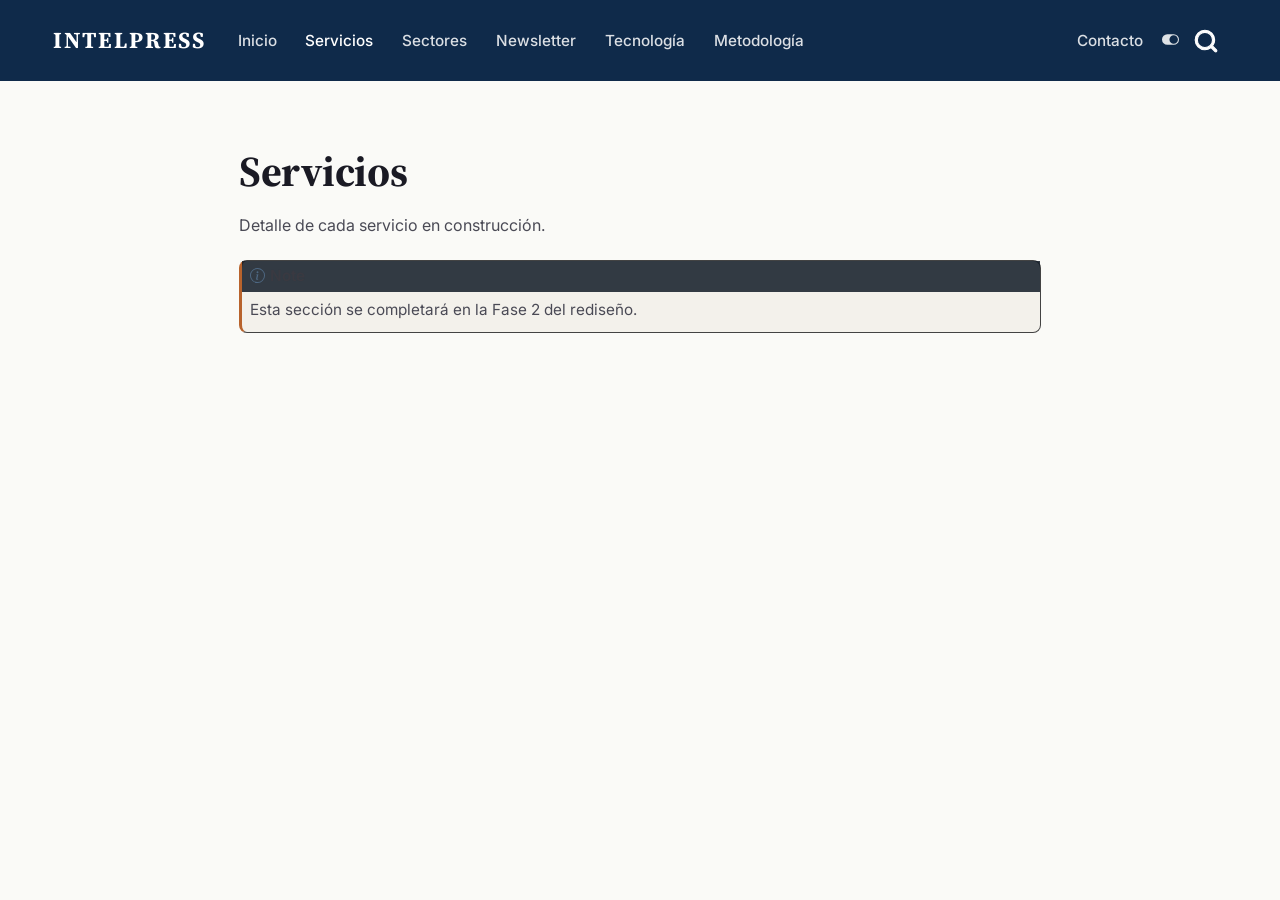
<file: docs/servicios/index.html>
<!DOCTYPE html>
<html xmlns="http://www.w3.org/1999/xhtml" lang="en" xml:lang="en"><head>

<meta charset="utf-8">
<meta name="generator" content="quarto-1.6.39">

<meta name="viewport" content="width=device-width, initial-scale=1.0, user-scalable=yes">


<title>Servicios – Intelpress</title>
<style>
code{white-space: pre-wrap;}
span.smallcaps{font-variant: small-caps;}
div.columns{display: flex; gap: min(4vw, 1.5em);}
div.column{flex: auto; overflow-x: auto;}
div.hanging-indent{margin-left: 1.5em; text-indent: -1.5em;}
ul.task-list{list-style: none;}
ul.task-list li input[type="checkbox"] {
  width: 0.8em;
  margin: 0 0.8em 0.2em -1em; /* quarto-specific, see https://github.com/quarto-dev/quarto-cli/issues/4556 */ 
  vertical-align: middle;
}
</style>


<script src="../site_libs/quarto-nav/quarto-nav.js"></script>
<script src="../site_libs/quarto-nav/headroom.min.js"></script>
<script src="../site_libs/clipboard/clipboard.min.js"></script>
<script src="../site_libs/quarto-search/autocomplete.umd.js"></script>
<script src="../site_libs/quarto-search/fuse.min.js"></script>
<script src="../site_libs/quarto-search/quarto-search.js"></script>
<meta name="quarto:offset" content="../">
<script src="../site_libs/quarto-html/quarto.js"></script>
<script src="../site_libs/quarto-html/popper.min.js"></script>
<script src="../site_libs/quarto-html/tippy.umd.min.js"></script>
<script src="../site_libs/quarto-html/anchor.min.js"></script>
<link href="../site_libs/quarto-html/tippy.css" rel="stylesheet">
<link href="../site_libs/quarto-html/quarto-syntax-highlighting-e26003cea8cd680ca0c55a263523d882.css" rel="stylesheet" class="quarto-color-scheme" id="quarto-text-highlighting-styles">
<link href="../site_libs/quarto-html/quarto-syntax-highlighting-dark-d166b450ba5a8e9f7a0ab969bf6592c1.css" rel="stylesheet" class="quarto-color-scheme quarto-color-alternate" id="quarto-text-highlighting-styles">
<script src="../site_libs/bootstrap/bootstrap.min.js"></script>
<link href="../site_libs/bootstrap/bootstrap-icons.css" rel="stylesheet">
<link href="../site_libs/bootstrap/bootstrap-53c77ba575e4f7c3f2c7c6c40fffa11d.min.css" rel="stylesheet" append-hash="true" class="quarto-color-scheme" id="quarto-bootstrap" data-mode="light">
<link href="../site_libs/bootstrap/bootstrap-dark-89e16b677cd7d83afdc1af97f12e1cdc.min.css" rel="stylesheet" append-hash="true" class="quarto-color-scheme quarto-color-alternate" id="quarto-bootstrap" data-mode="dark">
<script id="quarto-search-options" type="application/json">{
  "location": "navbar",
  "copy-button": false,
  "collapse-after": 3,
  "panel-placement": "end",
  "type": "overlay",
  "limit": 50,
  "keyboard-shortcut": [
    "f",
    "/",
    "s"
  ],
  "show-item-context": false,
  "language": {
    "search-no-results-text": "No results",
    "search-matching-documents-text": "matching documents",
    "search-copy-link-title": "Copy link to search",
    "search-hide-matches-text": "Hide additional matches",
    "search-more-match-text": "more match in this document",
    "search-more-matches-text": "more matches in this document",
    "search-clear-button-title": "Clear",
    "search-text-placeholder": "",
    "search-detached-cancel-button-title": "Cancel",
    "search-submit-button-title": "Submit",
    "search-label": "Search"
  }
}</script>
<style>html{ scroll-behavior: smooth; }</style>
<link rel="preconnect" href="https://fonts.googleapis.com">
<link rel="preconnect" href="https://fonts.gstatic.com" crossorigin="">
<link href="https://fonts.googleapis.com/css2?family=Inter:wght@400;500;600;700&amp;family=Source+Serif+4:ital,opsz,wght@0,8..60,400;0,8..60,600;0,8..60,700;1,8..60,400&amp;family=JetBrains+Mono:wght@400;500&amp;display=swap" rel="stylesheet">


<link rel="stylesheet" href="../styles.css">
</head>

<body class="nav-fixed fullcontent">

<div id="quarto-search-results"></div>
  <header id="quarto-header" class="headroom fixed-top">
    <nav class="navbar navbar-expand-lg " data-bs-theme="dark">
      <div class="navbar-container container-fluid">
      <div class="navbar-brand-container mx-auto">
    <a class="navbar-brand" href="../index.html">
    <span class="navbar-title">Intelpress</span>
    </a>
  </div>
            <div id="quarto-search" class="" title="Search"></div>
          <button class="navbar-toggler" type="button" data-bs-toggle="collapse" data-bs-target="#navbarCollapse" aria-controls="navbarCollapse" role="menu" aria-expanded="false" aria-label="Toggle navigation" onclick="if (window.quartoToggleHeadroom) { window.quartoToggleHeadroom(); }">
  <span class="navbar-toggler-icon"></span>
</button>
          <div class="collapse navbar-collapse" id="navbarCollapse">
            <ul class="navbar-nav navbar-nav-scroll me-auto">
  <li class="nav-item">
    <a class="nav-link" href="../index.html"> 
<span class="menu-text">Inicio</span></a>
  </li>  
  <li class="nav-item">
    <a class="nav-link active" href="../servicios/index.html" aria-current="page"> 
<span class="menu-text">Servicios</span></a>
  </li>  
  <li class="nav-item">
    <a class="nav-link" href="../sectores/index.html"> 
<span class="menu-text">Sectores</span></a>
  </li>  
  <li class="nav-item">
    <a class="nav-link" href="../newsletter/index.html"> 
<span class="menu-text">Newsletter</span></a>
  </li>  
  <li class="nav-item">
    <a class="nav-link" href="../tecnologia/index.html"> 
<span class="menu-text">Tecnología</span></a>
  </li>  
  <li class="nav-item">
    <a class="nav-link" href="../metodologia/index.html"> 
<span class="menu-text">Metodología</span></a>
  </li>  
</ul>
            <ul class="navbar-nav navbar-nav-scroll ms-auto">
  <li class="nav-item">
    <a class="nav-link" href="../contacto.html"> 
<span class="menu-text">Contacto</span></a>
  </li>  
</ul>
          </div> <!-- /navcollapse -->
            <div class="quarto-navbar-tools">
  <a href="" class="quarto-color-scheme-toggle quarto-navigation-tool  px-1" onclick="window.quartoToggleColorScheme(); return false;" title="Toggle dark mode"><i class="bi"></i></a>
</div>
      </div> <!-- /container-fluid -->
    </nav>
</header>
<!-- content -->
<div id="quarto-content" class="quarto-container page-columns page-rows-contents page-layout-article page-navbar">
<!-- sidebar -->
<!-- margin-sidebar -->
    
<!-- main -->
<main class="content" id="quarto-document-content">

<header id="title-block-header" class="quarto-title-block default">
<div class="quarto-title">
<h1 class="title">Servicios</h1>
</div>



<div class="quarto-title-meta">

    
  
    
  </div>
  


</header>


<section id="servicios" class="level1">
<h1>Servicios</h1>
<p>Detalle de cada servicio en construcción.</p>
<div class="callout callout-style-default callout-note callout-titled">
<div class="callout-header d-flex align-content-center">
<div class="callout-icon-container">
<i class="callout-icon"></i>
</div>
<div class="callout-title-container flex-fill">
Note
</div>
</div>
<div class="callout-body-container callout-body">
<p>Esta sección se completará en la Fase 2 del rediseño.</p>
</div>
</div>


</section>

</main> <!-- /main -->
<script id="quarto-html-after-body" type="application/javascript">
window.document.addEventListener("DOMContentLoaded", function (event) {
  const toggleBodyColorMode = (bsSheetEl) => {
    const mode = bsSheetEl.getAttribute("data-mode");
    const bodyEl = window.document.querySelector("body");
    if (mode === "dark") {
      bodyEl.classList.add("quarto-dark");
      bodyEl.classList.remove("quarto-light");
    } else {
      bodyEl.classList.add("quarto-light");
      bodyEl.classList.remove("quarto-dark");
    }
  }
  const toggleBodyColorPrimary = () => {
    const bsSheetEl = window.document.querySelector("link#quarto-bootstrap");
    if (bsSheetEl) {
      toggleBodyColorMode(bsSheetEl);
    }
  }
  toggleBodyColorPrimary();  
  const disableStylesheet = (stylesheets) => {
    for (let i=0; i < stylesheets.length; i++) {
      const stylesheet = stylesheets[i];
      stylesheet.rel = 'prefetch';
    }
  }
  const enableStylesheet = (stylesheets) => {
    for (let i=0; i < stylesheets.length; i++) {
      const stylesheet = stylesheets[i];
      stylesheet.rel = 'stylesheet';
    }
  }
  const manageTransitions = (selector, allowTransitions) => {
    const els = window.document.querySelectorAll(selector);
    for (let i=0; i < els.length; i++) {
      const el = els[i];
      if (allowTransitions) {
        el.classList.remove('notransition');
      } else {
        el.classList.add('notransition');
      }
    }
  }
  const toggleGiscusIfUsed = (isAlternate, darkModeDefault) => {
    const baseTheme = document.querySelector('#giscus-base-theme')?.value ?? 'light';
    const alternateTheme = document.querySelector('#giscus-alt-theme')?.value ?? 'dark';
    let newTheme = '';
    if(darkModeDefault) {
      newTheme = isAlternate ? baseTheme : alternateTheme;
    } else {
      newTheme = isAlternate ? alternateTheme : baseTheme;
    }
    const changeGiscusTheme = () => {
      // From: https://github.com/giscus/giscus/issues/336
      const sendMessage = (message) => {
        const iframe = document.querySelector('iframe.giscus-frame');
        if (!iframe) return;
        iframe.contentWindow.postMessage({ giscus: message }, 'https://giscus.app');
      }
      sendMessage({
        setConfig: {
          theme: newTheme
        }
      });
    }
    const isGiscussLoaded = window.document.querySelector('iframe.giscus-frame') !== null;
    if (isGiscussLoaded) {
      changeGiscusTheme();
    }
  }
  const toggleColorMode = (alternate) => {
    // Switch the stylesheets
    const alternateStylesheets = window.document.querySelectorAll('link.quarto-color-scheme.quarto-color-alternate');
    manageTransitions('#quarto-margin-sidebar .nav-link', false);
    if (alternate) {
      enableStylesheet(alternateStylesheets);
      for (const sheetNode of alternateStylesheets) {
        if (sheetNode.id === "quarto-bootstrap") {
          toggleBodyColorMode(sheetNode);
        }
      }
    } else {
      disableStylesheet(alternateStylesheets);
      toggleBodyColorPrimary();
    }
    manageTransitions('#quarto-margin-sidebar .nav-link', true);
    // Switch the toggles
    const toggles = window.document.querySelectorAll('.quarto-color-scheme-toggle');
    for (let i=0; i < toggles.length; i++) {
      const toggle = toggles[i];
      if (toggle) {
        if (alternate) {
          toggle.classList.add("alternate");     
        } else {
          toggle.classList.remove("alternate");
        }
      }
    }
    // Hack to workaround the fact that safari doesn't
    // properly recolor the scrollbar when toggling (#1455)
    if (navigator.userAgent.indexOf('Safari') > 0 && navigator.userAgent.indexOf('Chrome') == -1) {
      manageTransitions("body", false);
      window.scrollTo(0, 1);
      setTimeout(() => {
        window.scrollTo(0, 0);
        manageTransitions("body", true);
      }, 40);  
    }
  }
  const isFileUrl = () => { 
    return window.location.protocol === 'file:';
  }
  const hasAlternateSentinel = () => {  
    let styleSentinel = getColorSchemeSentinel();
    if (styleSentinel !== null) {
      return styleSentinel === "alternate";
    } else {
      return false;
    }
  }
  const setStyleSentinel = (alternate) => {
    const value = alternate ? "alternate" : "default";
    if (!isFileUrl()) {
      window.localStorage.setItem("quarto-color-scheme", value);
    } else {
      localAlternateSentinel = value;
    }
  }
  const getColorSchemeSentinel = () => {
    if (!isFileUrl()) {
      const storageValue = window.localStorage.getItem("quarto-color-scheme");
      return storageValue != null ? storageValue : localAlternateSentinel;
    } else {
      return localAlternateSentinel;
    }
  }
  const darkModeDefault = true;
  let localAlternateSentinel = darkModeDefault ? 'alternate' : 'default';
  // Dark / light mode switch
  window.quartoToggleColorScheme = () => {
    // Read the current dark / light value 
    let toAlternate = !hasAlternateSentinel();
    toggleColorMode(toAlternate);
    setStyleSentinel(toAlternate);
    toggleGiscusIfUsed(toAlternate, darkModeDefault);
  };
  // Ensure there is a toggle, if there isn't float one in the top right
  if (window.document.querySelector('.quarto-color-scheme-toggle') === null) {
    const a = window.document.createElement('a');
    a.classList.add('top-right');
    a.classList.add('quarto-color-scheme-toggle');
    a.href = "";
    a.onclick = function() { try { window.quartoToggleColorScheme(); } catch {} return false; };
    const i = window.document.createElement("i");
    i.classList.add('bi');
    a.appendChild(i);
    window.document.body.appendChild(a);
  }
  // Switch to dark mode if need be
  if (hasAlternateSentinel()) {
    toggleColorMode(true);
  } else {
    toggleColorMode(false);
  }
  const icon = "";
  const anchorJS = new window.AnchorJS();
  anchorJS.options = {
    placement: 'right',
    icon: icon
  };
  anchorJS.add('.anchored');
  const isCodeAnnotation = (el) => {
    for (const clz of el.classList) {
      if (clz.startsWith('code-annotation-')) {                     
        return true;
      }
    }
    return false;
  }
  const onCopySuccess = function(e) {
    // button target
    const button = e.trigger;
    // don't keep focus
    button.blur();
    // flash "checked"
    button.classList.add('code-copy-button-checked');
    var currentTitle = button.getAttribute("title");
    button.setAttribute("title", "Copied!");
    let tooltip;
    if (window.bootstrap) {
      button.setAttribute("data-bs-toggle", "tooltip");
      button.setAttribute("data-bs-placement", "left");
      button.setAttribute("data-bs-title", "Copied!");
      tooltip = new bootstrap.Tooltip(button, 
        { trigger: "manual", 
          customClass: "code-copy-button-tooltip",
          offset: [0, -8]});
      tooltip.show();    
    }
    setTimeout(function() {
      if (tooltip) {
        tooltip.hide();
        button.removeAttribute("data-bs-title");
        button.removeAttribute("data-bs-toggle");
        button.removeAttribute("data-bs-placement");
      }
      button.setAttribute("title", currentTitle);
      button.classList.remove('code-copy-button-checked');
    }, 1000);
    // clear code selection
    e.clearSelection();
  }
  const getTextToCopy = function(trigger) {
      const codeEl = trigger.previousElementSibling.cloneNode(true);
      for (const childEl of codeEl.children) {
        if (isCodeAnnotation(childEl)) {
          childEl.remove();
        }
      }
      return codeEl.innerText;
  }
  const clipboard = new window.ClipboardJS('.code-copy-button:not([data-in-quarto-modal])', {
    text: getTextToCopy
  });
  clipboard.on('success', onCopySuccess);
  if (window.document.getElementById('quarto-embedded-source-code-modal')) {
    const clipboardModal = new window.ClipboardJS('.code-copy-button[data-in-quarto-modal]', {
      text: getTextToCopy,
      container: window.document.getElementById('quarto-embedded-source-code-modal')
    });
    clipboardModal.on('success', onCopySuccess);
  }
    var localhostRegex = new RegExp(/^(?:http|https):\/\/localhost\:?[0-9]*\//);
    var mailtoRegex = new RegExp(/^mailto:/);
      var filterRegex = new RegExp("https:\/\/intelpress\.cl");
    var isInternal = (href) => {
        return filterRegex.test(href) || localhostRegex.test(href) || mailtoRegex.test(href);
    }
    // Inspect non-navigation links and adorn them if external
 	var links = window.document.querySelectorAll('a[href]:not(.nav-link):not(.navbar-brand):not(.toc-action):not(.sidebar-link):not(.sidebar-item-toggle):not(.pagination-link):not(.no-external):not([aria-hidden]):not(.dropdown-item):not(.quarto-navigation-tool):not(.about-link)');
    for (var i=0; i<links.length; i++) {
      const link = links[i];
      if (!isInternal(link.href)) {
        // undo the damage that might have been done by quarto-nav.js in the case of
        // links that we want to consider external
        if (link.dataset.originalHref !== undefined) {
          link.href = link.dataset.originalHref;
        }
          // target, if specified
          link.setAttribute("target", "_blank");
          if (link.getAttribute("rel") === null) {
            link.setAttribute("rel", "noopener");
          }
      }
    }
  function tippyHover(el, contentFn, onTriggerFn, onUntriggerFn) {
    const config = {
      allowHTML: true,
      maxWidth: 500,
      delay: 100,
      arrow: false,
      appendTo: function(el) {
          return el.parentElement;
      },
      interactive: true,
      interactiveBorder: 10,
      theme: 'quarto',
      placement: 'bottom-start',
    };
    if (contentFn) {
      config.content = contentFn;
    }
    if (onTriggerFn) {
      config.onTrigger = onTriggerFn;
    }
    if (onUntriggerFn) {
      config.onUntrigger = onUntriggerFn;
    }
    window.tippy(el, config); 
  }
  const noterefs = window.document.querySelectorAll('a[role="doc-noteref"]');
  for (var i=0; i<noterefs.length; i++) {
    const ref = noterefs[i];
    tippyHover(ref, function() {
      // use id or data attribute instead here
      let href = ref.getAttribute('data-footnote-href') || ref.getAttribute('href');
      try { href = new URL(href).hash; } catch {}
      const id = href.replace(/^#\/?/, "");
      const note = window.document.getElementById(id);
      if (note) {
        return note.innerHTML;
      } else {
        return "";
      }
    });
  }
  const xrefs = window.document.querySelectorAll('a.quarto-xref');
  const processXRef = (id, note) => {
    // Strip column container classes
    const stripColumnClz = (el) => {
      el.classList.remove("page-full", "page-columns");
      if (el.children) {
        for (const child of el.children) {
          stripColumnClz(child);
        }
      }
    }
    stripColumnClz(note)
    if (id === null || id.startsWith('sec-')) {
      // Special case sections, only their first couple elements
      const container = document.createElement("div");
      if (note.children && note.children.length > 2) {
        container.appendChild(note.children[0].cloneNode(true));
        for (let i = 1; i < note.children.length; i++) {
          const child = note.children[i];
          if (child.tagName === "P" && child.innerText === "") {
            continue;
          } else {
            container.appendChild(child.cloneNode(true));
            break;
          }
        }
        if (window.Quarto?.typesetMath) {
          window.Quarto.typesetMath(container);
        }
        return container.innerHTML
      } else {
        if (window.Quarto?.typesetMath) {
          window.Quarto.typesetMath(note);
        }
        return note.innerHTML;
      }
    } else {
      // Remove any anchor links if they are present
      const anchorLink = note.querySelector('a.anchorjs-link');
      if (anchorLink) {
        anchorLink.remove();
      }
      if (window.Quarto?.typesetMath) {
        window.Quarto.typesetMath(note);
      }
      if (note.classList.contains("callout")) {
        return note.outerHTML;
      } else {
        return note.innerHTML;
      }
    }
  }
  for (var i=0; i<xrefs.length; i++) {
    const xref = xrefs[i];
    tippyHover(xref, undefined, function(instance) {
      instance.disable();
      let url = xref.getAttribute('href');
      let hash = undefined; 
      if (url.startsWith('#')) {
        hash = url;
      } else {
        try { hash = new URL(url).hash; } catch {}
      }
      if (hash) {
        const id = hash.replace(/^#\/?/, "");
        const note = window.document.getElementById(id);
        if (note !== null) {
          try {
            const html = processXRef(id, note.cloneNode(true));
            instance.setContent(html);
          } finally {
            instance.enable();
            instance.show();
          }
        } else {
          // See if we can fetch this
          fetch(url.split('#')[0])
          .then(res => res.text())
          .then(html => {
            const parser = new DOMParser();
            const htmlDoc = parser.parseFromString(html, "text/html");
            const note = htmlDoc.getElementById(id);
            if (note !== null) {
              const html = processXRef(id, note);
              instance.setContent(html);
            } 
          }).finally(() => {
            instance.enable();
            instance.show();
          });
        }
      } else {
        // See if we can fetch a full url (with no hash to target)
        // This is a special case and we should probably do some content thinning / targeting
        fetch(url)
        .then(res => res.text())
        .then(html => {
          const parser = new DOMParser();
          const htmlDoc = parser.parseFromString(html, "text/html");
          const note = htmlDoc.querySelector('main.content');
          if (note !== null) {
            // This should only happen for chapter cross references
            // (since there is no id in the URL)
            // remove the first header
            if (note.children.length > 0 && note.children[0].tagName === "HEADER") {
              note.children[0].remove();
            }
            const html = processXRef(null, note);
            instance.setContent(html);
          } 
        }).finally(() => {
          instance.enable();
          instance.show();
        });
      }
    }, function(instance) {
    });
  }
      let selectedAnnoteEl;
      const selectorForAnnotation = ( cell, annotation) => {
        let cellAttr = 'data-code-cell="' + cell + '"';
        let lineAttr = 'data-code-annotation="' +  annotation + '"';
        const selector = 'span[' + cellAttr + '][' + lineAttr + ']';
        return selector;
      }
      const selectCodeLines = (annoteEl) => {
        const doc = window.document;
        const targetCell = annoteEl.getAttribute("data-target-cell");
        const targetAnnotation = annoteEl.getAttribute("data-target-annotation");
        const annoteSpan = window.document.querySelector(selectorForAnnotation(targetCell, targetAnnotation));
        const lines = annoteSpan.getAttribute("data-code-lines").split(",");
        const lineIds = lines.map((line) => {
          return targetCell + "-" + line;
        })
        let top = null;
        let height = null;
        let parent = null;
        if (lineIds.length > 0) {
            //compute the position of the single el (top and bottom and make a div)
            const el = window.document.getElementById(lineIds[0]);
            top = el.offsetTop;
            height = el.offsetHeight;
            parent = el.parentElement.parentElement;
          if (lineIds.length > 1) {
            const lastEl = window.document.getElementById(lineIds[lineIds.length - 1]);
            const bottom = lastEl.offsetTop + lastEl.offsetHeight;
            height = bottom - top;
          }
          if (top !== null && height !== null && parent !== null) {
            // cook up a div (if necessary) and position it 
            let div = window.document.getElementById("code-annotation-line-highlight");
            if (div === null) {
              div = window.document.createElement("div");
              div.setAttribute("id", "code-annotation-line-highlight");
              div.style.position = 'absolute';
              parent.appendChild(div);
            }
            div.style.top = top - 2 + "px";
            div.style.height = height + 4 + "px";
            div.style.left = 0;
            let gutterDiv = window.document.getElementById("code-annotation-line-highlight-gutter");
            if (gutterDiv === null) {
              gutterDiv = window.document.createElement("div");
              gutterDiv.setAttribute("id", "code-annotation-line-highlight-gutter");
              gutterDiv.style.position = 'absolute';
              const codeCell = window.document.getElementById(targetCell);
              const gutter = codeCell.querySelector('.code-annotation-gutter');
              gutter.appendChild(gutterDiv);
            }
            gutterDiv.style.top = top - 2 + "px";
            gutterDiv.style.height = height + 4 + "px";
          }
          selectedAnnoteEl = annoteEl;
        }
      };
      const unselectCodeLines = () => {
        const elementsIds = ["code-annotation-line-highlight", "code-annotation-line-highlight-gutter"];
        elementsIds.forEach((elId) => {
          const div = window.document.getElementById(elId);
          if (div) {
            div.remove();
          }
        });
        selectedAnnoteEl = undefined;
      };
        // Handle positioning of the toggle
    window.addEventListener(
      "resize",
      throttle(() => {
        elRect = undefined;
        if (selectedAnnoteEl) {
          selectCodeLines(selectedAnnoteEl);
        }
      }, 10)
    );
    function throttle(fn, ms) {
    let throttle = false;
    let timer;
      return (...args) => {
        if(!throttle) { // first call gets through
            fn.apply(this, args);
            throttle = true;
        } else { // all the others get throttled
            if(timer) clearTimeout(timer); // cancel #2
            timer = setTimeout(() => {
              fn.apply(this, args);
              timer = throttle = false;
            }, ms);
        }
      };
    }
      // Attach click handler to the DT
      const annoteDls = window.document.querySelectorAll('dt[data-target-cell]');
      for (const annoteDlNode of annoteDls) {
        annoteDlNode.addEventListener('click', (event) => {
          const clickedEl = event.target;
          if (clickedEl !== selectedAnnoteEl) {
            unselectCodeLines();
            const activeEl = window.document.querySelector('dt[data-target-cell].code-annotation-active');
            if (activeEl) {
              activeEl.classList.remove('code-annotation-active');
            }
            selectCodeLines(clickedEl);
            clickedEl.classList.add('code-annotation-active');
          } else {
            // Unselect the line
            unselectCodeLines();
            clickedEl.classList.remove('code-annotation-active');
          }
        });
      }
  const findCites = (el) => {
    const parentEl = el.parentElement;
    if (parentEl) {
      const cites = parentEl.dataset.cites;
      if (cites) {
        return {
          el,
          cites: cites.split(' ')
        };
      } else {
        return findCites(el.parentElement)
      }
    } else {
      return undefined;
    }
  };
  var bibliorefs = window.document.querySelectorAll('a[role="doc-biblioref"]');
  for (var i=0; i<bibliorefs.length; i++) {
    const ref = bibliorefs[i];
    const citeInfo = findCites(ref);
    if (citeInfo) {
      tippyHover(citeInfo.el, function() {
        var popup = window.document.createElement('div');
        citeInfo.cites.forEach(function(cite) {
          var citeDiv = window.document.createElement('div');
          citeDiv.classList.add('hanging-indent');
          citeDiv.classList.add('csl-entry');
          var biblioDiv = window.document.getElementById('ref-' + cite);
          if (biblioDiv) {
            citeDiv.innerHTML = biblioDiv.innerHTML;
          }
          popup.appendChild(citeDiv);
        });
        return popup.innerHTML;
      });
    }
  }
});
</script>
</div> <!-- /content -->




<script src="../site_libs/quarto-html/zenscroll-min.js"></script>
</body></html>
</file>
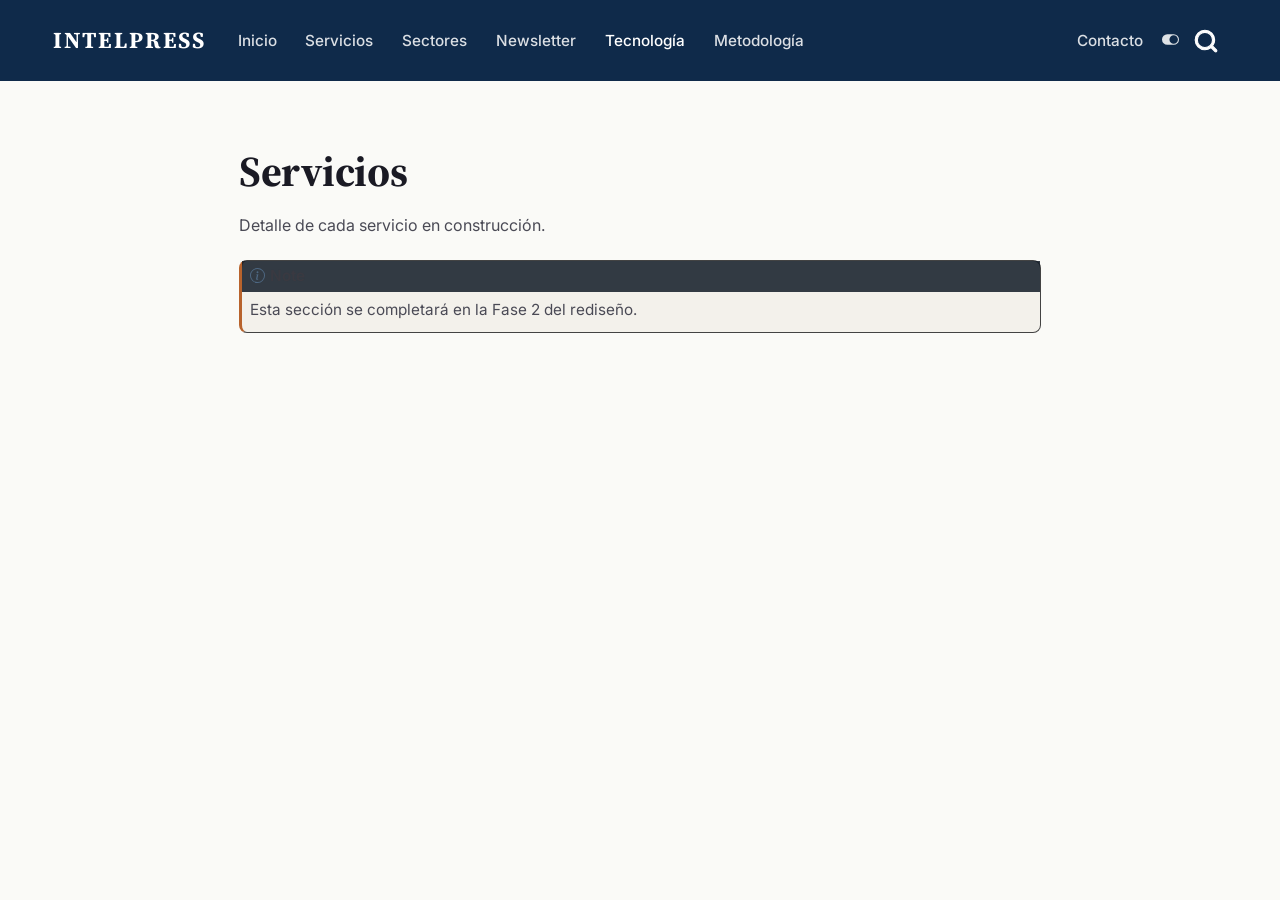
<file: docs/tecnologia/index.html>
<!DOCTYPE html>
<html xmlns="http://www.w3.org/1999/xhtml" lang="en" xml:lang="en"><head>

<meta charset="utf-8">
<meta name="generator" content="quarto-1.6.39">

<meta name="viewport" content="width=device-width, initial-scale=1.0, user-scalable=yes">


<title>Servicios – Intelpress</title>
<style>
code{white-space: pre-wrap;}
span.smallcaps{font-variant: small-caps;}
div.columns{display: flex; gap: min(4vw, 1.5em);}
div.column{flex: auto; overflow-x: auto;}
div.hanging-indent{margin-left: 1.5em; text-indent: -1.5em;}
ul.task-list{list-style: none;}
ul.task-list li input[type="checkbox"] {
  width: 0.8em;
  margin: 0 0.8em 0.2em -1em; /* quarto-specific, see https://github.com/quarto-dev/quarto-cli/issues/4556 */ 
  vertical-align: middle;
}
</style>


<script src="../site_libs/quarto-nav/quarto-nav.js"></script>
<script src="../site_libs/quarto-nav/headroom.min.js"></script>
<script src="../site_libs/clipboard/clipboard.min.js"></script>
<script src="../site_libs/quarto-search/autocomplete.umd.js"></script>
<script src="../site_libs/quarto-search/fuse.min.js"></script>
<script src="../site_libs/quarto-search/quarto-search.js"></script>
<meta name="quarto:offset" content="../">
<script src="../site_libs/quarto-html/quarto.js"></script>
<script src="../site_libs/quarto-html/popper.min.js"></script>
<script src="../site_libs/quarto-html/tippy.umd.min.js"></script>
<script src="../site_libs/quarto-html/anchor.min.js"></script>
<link href="../site_libs/quarto-html/tippy.css" rel="stylesheet">
<link href="../site_libs/quarto-html/quarto-syntax-highlighting-e26003cea8cd680ca0c55a263523d882.css" rel="stylesheet" class="quarto-color-scheme" id="quarto-text-highlighting-styles">
<link href="../site_libs/quarto-html/quarto-syntax-highlighting-dark-d166b450ba5a8e9f7a0ab969bf6592c1.css" rel="stylesheet" class="quarto-color-scheme quarto-color-alternate" id="quarto-text-highlighting-styles">
<script src="../site_libs/bootstrap/bootstrap.min.js"></script>
<link href="../site_libs/bootstrap/bootstrap-icons.css" rel="stylesheet">
<link href="../site_libs/bootstrap/bootstrap-53c77ba575e4f7c3f2c7c6c40fffa11d.min.css" rel="stylesheet" append-hash="true" class="quarto-color-scheme" id="quarto-bootstrap" data-mode="light">
<link href="../site_libs/bootstrap/bootstrap-dark-89e16b677cd7d83afdc1af97f12e1cdc.min.css" rel="stylesheet" append-hash="true" class="quarto-color-scheme quarto-color-alternate" id="quarto-bootstrap" data-mode="dark">
<script id="quarto-search-options" type="application/json">{
  "location": "navbar",
  "copy-button": false,
  "collapse-after": 3,
  "panel-placement": "end",
  "type": "overlay",
  "limit": 50,
  "keyboard-shortcut": [
    "f",
    "/",
    "s"
  ],
  "show-item-context": false,
  "language": {
    "search-no-results-text": "No results",
    "search-matching-documents-text": "matching documents",
    "search-copy-link-title": "Copy link to search",
    "search-hide-matches-text": "Hide additional matches",
    "search-more-match-text": "more match in this document",
    "search-more-matches-text": "more matches in this document",
    "search-clear-button-title": "Clear",
    "search-text-placeholder": "",
    "search-detached-cancel-button-title": "Cancel",
    "search-submit-button-title": "Submit",
    "search-label": "Search"
  }
}</script>
<style>html{ scroll-behavior: smooth; }</style>
<link rel="preconnect" href="https://fonts.googleapis.com">
<link rel="preconnect" href="https://fonts.gstatic.com" crossorigin="">
<link href="https://fonts.googleapis.com/css2?family=Inter:wght@400;500;600;700&amp;family=Source+Serif+4:ital,opsz,wght@0,8..60,400;0,8..60,600;0,8..60,700;1,8..60,400&amp;family=JetBrains+Mono:wght@400;500&amp;display=swap" rel="stylesheet">


<link rel="stylesheet" href="../styles.css">
</head>

<body class="nav-fixed fullcontent">

<div id="quarto-search-results"></div>
  <header id="quarto-header" class="headroom fixed-top">
    <nav class="navbar navbar-expand-lg " data-bs-theme="dark">
      <div class="navbar-container container-fluid">
      <div class="navbar-brand-container mx-auto">
    <a class="navbar-brand" href="../index.html">
    <span class="navbar-title">Intelpress</span>
    </a>
  </div>
            <div id="quarto-search" class="" title="Search"></div>
          <button class="navbar-toggler" type="button" data-bs-toggle="collapse" data-bs-target="#navbarCollapse" aria-controls="navbarCollapse" role="menu" aria-expanded="false" aria-label="Toggle navigation" onclick="if (window.quartoToggleHeadroom) { window.quartoToggleHeadroom(); }">
  <span class="navbar-toggler-icon"></span>
</button>
          <div class="collapse navbar-collapse" id="navbarCollapse">
            <ul class="navbar-nav navbar-nav-scroll me-auto">
  <li class="nav-item">
    <a class="nav-link" href="../index.html"> 
<span class="menu-text">Inicio</span></a>
  </li>  
  <li class="nav-item">
    <a class="nav-link" href="../servicios/index.html"> 
<span class="menu-text">Servicios</span></a>
  </li>  
  <li class="nav-item">
    <a class="nav-link" href="../sectores/index.html"> 
<span class="menu-text">Sectores</span></a>
  </li>  
  <li class="nav-item">
    <a class="nav-link" href="../newsletter/index.html"> 
<span class="menu-text">Newsletter</span></a>
  </li>  
  <li class="nav-item">
    <a class="nav-link active" href="../tecnologia/index.html" aria-current="page"> 
<span class="menu-text">Tecnología</span></a>
  </li>  
  <li class="nav-item">
    <a class="nav-link" href="../metodologia/index.html"> 
<span class="menu-text">Metodología</span></a>
  </li>  
</ul>
            <ul class="navbar-nav navbar-nav-scroll ms-auto">
  <li class="nav-item">
    <a class="nav-link" href="../contacto.html"> 
<span class="menu-text">Contacto</span></a>
  </li>  
</ul>
          </div> <!-- /navcollapse -->
            <div class="quarto-navbar-tools">
  <a href="" class="quarto-color-scheme-toggle quarto-navigation-tool  px-1" onclick="window.quartoToggleColorScheme(); return false;" title="Toggle dark mode"><i class="bi"></i></a>
</div>
      </div> <!-- /container-fluid -->
    </nav>
</header>
<!-- content -->
<div id="quarto-content" class="quarto-container page-columns page-rows-contents page-layout-article page-navbar">
<!-- sidebar -->
<!-- margin-sidebar -->
    
<!-- main -->
<main class="content" id="quarto-document-content">

<header id="title-block-header" class="quarto-title-block default">
<div class="quarto-title">
<h1 class="title">Servicios</h1>
</div>



<div class="quarto-title-meta">

    
  
    
  </div>
  


</header>


<section id="servicios" class="level1">
<h1>Servicios</h1>
<p>Detalle de cada servicio en construcción.</p>
<div class="callout callout-style-default callout-note callout-titled">
<div class="callout-header d-flex align-content-center">
<div class="callout-icon-container">
<i class="callout-icon"></i>
</div>
<div class="callout-title-container flex-fill">
Note
</div>
</div>
<div class="callout-body-container callout-body">
<p>Esta sección se completará en la Fase 2 del rediseño.</p>
</div>
</div>


</section>

</main> <!-- /main -->
<script id="quarto-html-after-body" type="application/javascript">
window.document.addEventListener("DOMContentLoaded", function (event) {
  const toggleBodyColorMode = (bsSheetEl) => {
    const mode = bsSheetEl.getAttribute("data-mode");
    const bodyEl = window.document.querySelector("body");
    if (mode === "dark") {
      bodyEl.classList.add("quarto-dark");
      bodyEl.classList.remove("quarto-light");
    } else {
      bodyEl.classList.add("quarto-light");
      bodyEl.classList.remove("quarto-dark");
    }
  }
  const toggleBodyColorPrimary = () => {
    const bsSheetEl = window.document.querySelector("link#quarto-bootstrap");
    if (bsSheetEl) {
      toggleBodyColorMode(bsSheetEl);
    }
  }
  toggleBodyColorPrimary();  
  const disableStylesheet = (stylesheets) => {
    for (let i=0; i < stylesheets.length; i++) {
      const stylesheet = stylesheets[i];
      stylesheet.rel = 'prefetch';
    }
  }
  const enableStylesheet = (stylesheets) => {
    for (let i=0; i < stylesheets.length; i++) {
      const stylesheet = stylesheets[i];
      stylesheet.rel = 'stylesheet';
    }
  }
  const manageTransitions = (selector, allowTransitions) => {
    const els = window.document.querySelectorAll(selector);
    for (let i=0; i < els.length; i++) {
      const el = els[i];
      if (allowTransitions) {
        el.classList.remove('notransition');
      } else {
        el.classList.add('notransition');
      }
    }
  }
  const toggleGiscusIfUsed = (isAlternate, darkModeDefault) => {
    const baseTheme = document.querySelector('#giscus-base-theme')?.value ?? 'light';
    const alternateTheme = document.querySelector('#giscus-alt-theme')?.value ?? 'dark';
    let newTheme = '';
    if(darkModeDefault) {
      newTheme = isAlternate ? baseTheme : alternateTheme;
    } else {
      newTheme = isAlternate ? alternateTheme : baseTheme;
    }
    const changeGiscusTheme = () => {
      // From: https://github.com/giscus/giscus/issues/336
      const sendMessage = (message) => {
        const iframe = document.querySelector('iframe.giscus-frame');
        if (!iframe) return;
        iframe.contentWindow.postMessage({ giscus: message }, 'https://giscus.app');
      }
      sendMessage({
        setConfig: {
          theme: newTheme
        }
      });
    }
    const isGiscussLoaded = window.document.querySelector('iframe.giscus-frame') !== null;
    if (isGiscussLoaded) {
      changeGiscusTheme();
    }
  }
  const toggleColorMode = (alternate) => {
    // Switch the stylesheets
    const alternateStylesheets = window.document.querySelectorAll('link.quarto-color-scheme.quarto-color-alternate');
    manageTransitions('#quarto-margin-sidebar .nav-link', false);
    if (alternate) {
      enableStylesheet(alternateStylesheets);
      for (const sheetNode of alternateStylesheets) {
        if (sheetNode.id === "quarto-bootstrap") {
          toggleBodyColorMode(sheetNode);
        }
      }
    } else {
      disableStylesheet(alternateStylesheets);
      toggleBodyColorPrimary();
    }
    manageTransitions('#quarto-margin-sidebar .nav-link', true);
    // Switch the toggles
    const toggles = window.document.querySelectorAll('.quarto-color-scheme-toggle');
    for (let i=0; i < toggles.length; i++) {
      const toggle = toggles[i];
      if (toggle) {
        if (alternate) {
          toggle.classList.add("alternate");     
        } else {
          toggle.classList.remove("alternate");
        }
      }
    }
    // Hack to workaround the fact that safari doesn't
    // properly recolor the scrollbar when toggling (#1455)
    if (navigator.userAgent.indexOf('Safari') > 0 && navigator.userAgent.indexOf('Chrome') == -1) {
      manageTransitions("body", false);
      window.scrollTo(0, 1);
      setTimeout(() => {
        window.scrollTo(0, 0);
        manageTransitions("body", true);
      }, 40);  
    }
  }
  const isFileUrl = () => { 
    return window.location.protocol === 'file:';
  }
  const hasAlternateSentinel = () => {  
    let styleSentinel = getColorSchemeSentinel();
    if (styleSentinel !== null) {
      return styleSentinel === "alternate";
    } else {
      return false;
    }
  }
  const setStyleSentinel = (alternate) => {
    const value = alternate ? "alternate" : "default";
    if (!isFileUrl()) {
      window.localStorage.setItem("quarto-color-scheme", value);
    } else {
      localAlternateSentinel = value;
    }
  }
  const getColorSchemeSentinel = () => {
    if (!isFileUrl()) {
      const storageValue = window.localStorage.getItem("quarto-color-scheme");
      return storageValue != null ? storageValue : localAlternateSentinel;
    } else {
      return localAlternateSentinel;
    }
  }
  const darkModeDefault = true;
  let localAlternateSentinel = darkModeDefault ? 'alternate' : 'default';
  // Dark / light mode switch
  window.quartoToggleColorScheme = () => {
    // Read the current dark / light value 
    let toAlternate = !hasAlternateSentinel();
    toggleColorMode(toAlternate);
    setStyleSentinel(toAlternate);
    toggleGiscusIfUsed(toAlternate, darkModeDefault);
  };
  // Ensure there is a toggle, if there isn't float one in the top right
  if (window.document.querySelector('.quarto-color-scheme-toggle') === null) {
    const a = window.document.createElement('a');
    a.classList.add('top-right');
    a.classList.add('quarto-color-scheme-toggle');
    a.href = "";
    a.onclick = function() { try { window.quartoToggleColorScheme(); } catch {} return false; };
    const i = window.document.createElement("i");
    i.classList.add('bi');
    a.appendChild(i);
    window.document.body.appendChild(a);
  }
  // Switch to dark mode if need be
  if (hasAlternateSentinel()) {
    toggleColorMode(true);
  } else {
    toggleColorMode(false);
  }
  const icon = "";
  const anchorJS = new window.AnchorJS();
  anchorJS.options = {
    placement: 'right',
    icon: icon
  };
  anchorJS.add('.anchored');
  const isCodeAnnotation = (el) => {
    for (const clz of el.classList) {
      if (clz.startsWith('code-annotation-')) {                     
        return true;
      }
    }
    return false;
  }
  const onCopySuccess = function(e) {
    // button target
    const button = e.trigger;
    // don't keep focus
    button.blur();
    // flash "checked"
    button.classList.add('code-copy-button-checked');
    var currentTitle = button.getAttribute("title");
    button.setAttribute("title", "Copied!");
    let tooltip;
    if (window.bootstrap) {
      button.setAttribute("data-bs-toggle", "tooltip");
      button.setAttribute("data-bs-placement", "left");
      button.setAttribute("data-bs-title", "Copied!");
      tooltip = new bootstrap.Tooltip(button, 
        { trigger: "manual", 
          customClass: "code-copy-button-tooltip",
          offset: [0, -8]});
      tooltip.show();    
    }
    setTimeout(function() {
      if (tooltip) {
        tooltip.hide();
        button.removeAttribute("data-bs-title");
        button.removeAttribute("data-bs-toggle");
        button.removeAttribute("data-bs-placement");
      }
      button.setAttribute("title", currentTitle);
      button.classList.remove('code-copy-button-checked');
    }, 1000);
    // clear code selection
    e.clearSelection();
  }
  const getTextToCopy = function(trigger) {
      const codeEl = trigger.previousElementSibling.cloneNode(true);
      for (const childEl of codeEl.children) {
        if (isCodeAnnotation(childEl)) {
          childEl.remove();
        }
      }
      return codeEl.innerText;
  }
  const clipboard = new window.ClipboardJS('.code-copy-button:not([data-in-quarto-modal])', {
    text: getTextToCopy
  });
  clipboard.on('success', onCopySuccess);
  if (window.document.getElementById('quarto-embedded-source-code-modal')) {
    const clipboardModal = new window.ClipboardJS('.code-copy-button[data-in-quarto-modal]', {
      text: getTextToCopy,
      container: window.document.getElementById('quarto-embedded-source-code-modal')
    });
    clipboardModal.on('success', onCopySuccess);
  }
    var localhostRegex = new RegExp(/^(?:http|https):\/\/localhost\:?[0-9]*\//);
    var mailtoRegex = new RegExp(/^mailto:/);
      var filterRegex = new RegExp("https:\/\/intelpress\.cl");
    var isInternal = (href) => {
        return filterRegex.test(href) || localhostRegex.test(href) || mailtoRegex.test(href);
    }
    // Inspect non-navigation links and adorn them if external
 	var links = window.document.querySelectorAll('a[href]:not(.nav-link):not(.navbar-brand):not(.toc-action):not(.sidebar-link):not(.sidebar-item-toggle):not(.pagination-link):not(.no-external):not([aria-hidden]):not(.dropdown-item):not(.quarto-navigation-tool):not(.about-link)');
    for (var i=0; i<links.length; i++) {
      const link = links[i];
      if (!isInternal(link.href)) {
        // undo the damage that might have been done by quarto-nav.js in the case of
        // links that we want to consider external
        if (link.dataset.originalHref !== undefined) {
          link.href = link.dataset.originalHref;
        }
          // target, if specified
          link.setAttribute("target", "_blank");
          if (link.getAttribute("rel") === null) {
            link.setAttribute("rel", "noopener");
          }
      }
    }
  function tippyHover(el, contentFn, onTriggerFn, onUntriggerFn) {
    const config = {
      allowHTML: true,
      maxWidth: 500,
      delay: 100,
      arrow: false,
      appendTo: function(el) {
          return el.parentElement;
      },
      interactive: true,
      interactiveBorder: 10,
      theme: 'quarto',
      placement: 'bottom-start',
    };
    if (contentFn) {
      config.content = contentFn;
    }
    if (onTriggerFn) {
      config.onTrigger = onTriggerFn;
    }
    if (onUntriggerFn) {
      config.onUntrigger = onUntriggerFn;
    }
    window.tippy(el, config); 
  }
  const noterefs = window.document.querySelectorAll('a[role="doc-noteref"]');
  for (var i=0; i<noterefs.length; i++) {
    const ref = noterefs[i];
    tippyHover(ref, function() {
      // use id or data attribute instead here
      let href = ref.getAttribute('data-footnote-href') || ref.getAttribute('href');
      try { href = new URL(href).hash; } catch {}
      const id = href.replace(/^#\/?/, "");
      const note = window.document.getElementById(id);
      if (note) {
        return note.innerHTML;
      } else {
        return "";
      }
    });
  }
  const xrefs = window.document.querySelectorAll('a.quarto-xref');
  const processXRef = (id, note) => {
    // Strip column container classes
    const stripColumnClz = (el) => {
      el.classList.remove("page-full", "page-columns");
      if (el.children) {
        for (const child of el.children) {
          stripColumnClz(child);
        }
      }
    }
    stripColumnClz(note)
    if (id === null || id.startsWith('sec-')) {
      // Special case sections, only their first couple elements
      const container = document.createElement("div");
      if (note.children && note.children.length > 2) {
        container.appendChild(note.children[0].cloneNode(true));
        for (let i = 1; i < note.children.length; i++) {
          const child = note.children[i];
          if (child.tagName === "P" && child.innerText === "") {
            continue;
          } else {
            container.appendChild(child.cloneNode(true));
            break;
          }
        }
        if (window.Quarto?.typesetMath) {
          window.Quarto.typesetMath(container);
        }
        return container.innerHTML
      } else {
        if (window.Quarto?.typesetMath) {
          window.Quarto.typesetMath(note);
        }
        return note.innerHTML;
      }
    } else {
      // Remove any anchor links if they are present
      const anchorLink = note.querySelector('a.anchorjs-link');
      if (anchorLink) {
        anchorLink.remove();
      }
      if (window.Quarto?.typesetMath) {
        window.Quarto.typesetMath(note);
      }
      if (note.classList.contains("callout")) {
        return note.outerHTML;
      } else {
        return note.innerHTML;
      }
    }
  }
  for (var i=0; i<xrefs.length; i++) {
    const xref = xrefs[i];
    tippyHover(xref, undefined, function(instance) {
      instance.disable();
      let url = xref.getAttribute('href');
      let hash = undefined; 
      if (url.startsWith('#')) {
        hash = url;
      } else {
        try { hash = new URL(url).hash; } catch {}
      }
      if (hash) {
        const id = hash.replace(/^#\/?/, "");
        const note = window.document.getElementById(id);
        if (note !== null) {
          try {
            const html = processXRef(id, note.cloneNode(true));
            instance.setContent(html);
          } finally {
            instance.enable();
            instance.show();
          }
        } else {
          // See if we can fetch this
          fetch(url.split('#')[0])
          .then(res => res.text())
          .then(html => {
            const parser = new DOMParser();
            const htmlDoc = parser.parseFromString(html, "text/html");
            const note = htmlDoc.getElementById(id);
            if (note !== null) {
              const html = processXRef(id, note);
              instance.setContent(html);
            } 
          }).finally(() => {
            instance.enable();
            instance.show();
          });
        }
      } else {
        // See if we can fetch a full url (with no hash to target)
        // This is a special case and we should probably do some content thinning / targeting
        fetch(url)
        .then(res => res.text())
        .then(html => {
          const parser = new DOMParser();
          const htmlDoc = parser.parseFromString(html, "text/html");
          const note = htmlDoc.querySelector('main.content');
          if (note !== null) {
            // This should only happen for chapter cross references
            // (since there is no id in the URL)
            // remove the first header
            if (note.children.length > 0 && note.children[0].tagName === "HEADER") {
              note.children[0].remove();
            }
            const html = processXRef(null, note);
            instance.setContent(html);
          } 
        }).finally(() => {
          instance.enable();
          instance.show();
        });
      }
    }, function(instance) {
    });
  }
      let selectedAnnoteEl;
      const selectorForAnnotation = ( cell, annotation) => {
        let cellAttr = 'data-code-cell="' + cell + '"';
        let lineAttr = 'data-code-annotation="' +  annotation + '"';
        const selector = 'span[' + cellAttr + '][' + lineAttr + ']';
        return selector;
      }
      const selectCodeLines = (annoteEl) => {
        const doc = window.document;
        const targetCell = annoteEl.getAttribute("data-target-cell");
        const targetAnnotation = annoteEl.getAttribute("data-target-annotation");
        const annoteSpan = window.document.querySelector(selectorForAnnotation(targetCell, targetAnnotation));
        const lines = annoteSpan.getAttribute("data-code-lines").split(",");
        const lineIds = lines.map((line) => {
          return targetCell + "-" + line;
        })
        let top = null;
        let height = null;
        let parent = null;
        if (lineIds.length > 0) {
            //compute the position of the single el (top and bottom and make a div)
            const el = window.document.getElementById(lineIds[0]);
            top = el.offsetTop;
            height = el.offsetHeight;
            parent = el.parentElement.parentElement;
          if (lineIds.length > 1) {
            const lastEl = window.document.getElementById(lineIds[lineIds.length - 1]);
            const bottom = lastEl.offsetTop + lastEl.offsetHeight;
            height = bottom - top;
          }
          if (top !== null && height !== null && parent !== null) {
            // cook up a div (if necessary) and position it 
            let div = window.document.getElementById("code-annotation-line-highlight");
            if (div === null) {
              div = window.document.createElement("div");
              div.setAttribute("id", "code-annotation-line-highlight");
              div.style.position = 'absolute';
              parent.appendChild(div);
            }
            div.style.top = top - 2 + "px";
            div.style.height = height + 4 + "px";
            div.style.left = 0;
            let gutterDiv = window.document.getElementById("code-annotation-line-highlight-gutter");
            if (gutterDiv === null) {
              gutterDiv = window.document.createElement("div");
              gutterDiv.setAttribute("id", "code-annotation-line-highlight-gutter");
              gutterDiv.style.position = 'absolute';
              const codeCell = window.document.getElementById(targetCell);
              const gutter = codeCell.querySelector('.code-annotation-gutter');
              gutter.appendChild(gutterDiv);
            }
            gutterDiv.style.top = top - 2 + "px";
            gutterDiv.style.height = height + 4 + "px";
          }
          selectedAnnoteEl = annoteEl;
        }
      };
      const unselectCodeLines = () => {
        const elementsIds = ["code-annotation-line-highlight", "code-annotation-line-highlight-gutter"];
        elementsIds.forEach((elId) => {
          const div = window.document.getElementById(elId);
          if (div) {
            div.remove();
          }
        });
        selectedAnnoteEl = undefined;
      };
        // Handle positioning of the toggle
    window.addEventListener(
      "resize",
      throttle(() => {
        elRect = undefined;
        if (selectedAnnoteEl) {
          selectCodeLines(selectedAnnoteEl);
        }
      }, 10)
    );
    function throttle(fn, ms) {
    let throttle = false;
    let timer;
      return (...args) => {
        if(!throttle) { // first call gets through
            fn.apply(this, args);
            throttle = true;
        } else { // all the others get throttled
            if(timer) clearTimeout(timer); // cancel #2
            timer = setTimeout(() => {
              fn.apply(this, args);
              timer = throttle = false;
            }, ms);
        }
      };
    }
      // Attach click handler to the DT
      const annoteDls = window.document.querySelectorAll('dt[data-target-cell]');
      for (const annoteDlNode of annoteDls) {
        annoteDlNode.addEventListener('click', (event) => {
          const clickedEl = event.target;
          if (clickedEl !== selectedAnnoteEl) {
            unselectCodeLines();
            const activeEl = window.document.querySelector('dt[data-target-cell].code-annotation-active');
            if (activeEl) {
              activeEl.classList.remove('code-annotation-active');
            }
            selectCodeLines(clickedEl);
            clickedEl.classList.add('code-annotation-active');
          } else {
            // Unselect the line
            unselectCodeLines();
            clickedEl.classList.remove('code-annotation-active');
          }
        });
      }
  const findCites = (el) => {
    const parentEl = el.parentElement;
    if (parentEl) {
      const cites = parentEl.dataset.cites;
      if (cites) {
        return {
          el,
          cites: cites.split(' ')
        };
      } else {
        return findCites(el.parentElement)
      }
    } else {
      return undefined;
    }
  };
  var bibliorefs = window.document.querySelectorAll('a[role="doc-biblioref"]');
  for (var i=0; i<bibliorefs.length; i++) {
    const ref = bibliorefs[i];
    const citeInfo = findCites(ref);
    if (citeInfo) {
      tippyHover(citeInfo.el, function() {
        var popup = window.document.createElement('div');
        citeInfo.cites.forEach(function(cite) {
          var citeDiv = window.document.createElement('div');
          citeDiv.classList.add('hanging-indent');
          citeDiv.classList.add('csl-entry');
          var biblioDiv = window.document.getElementById('ref-' + cite);
          if (biblioDiv) {
            citeDiv.innerHTML = biblioDiv.innerHTML;
          }
          popup.appendChild(citeDiv);
        });
        return popup.innerHTML;
      });
    }
  }
});
</script>
</div> <!-- /content -->




<script src="../site_libs/quarto-html/zenscroll-min.js"></script>
</body></html>
</file>
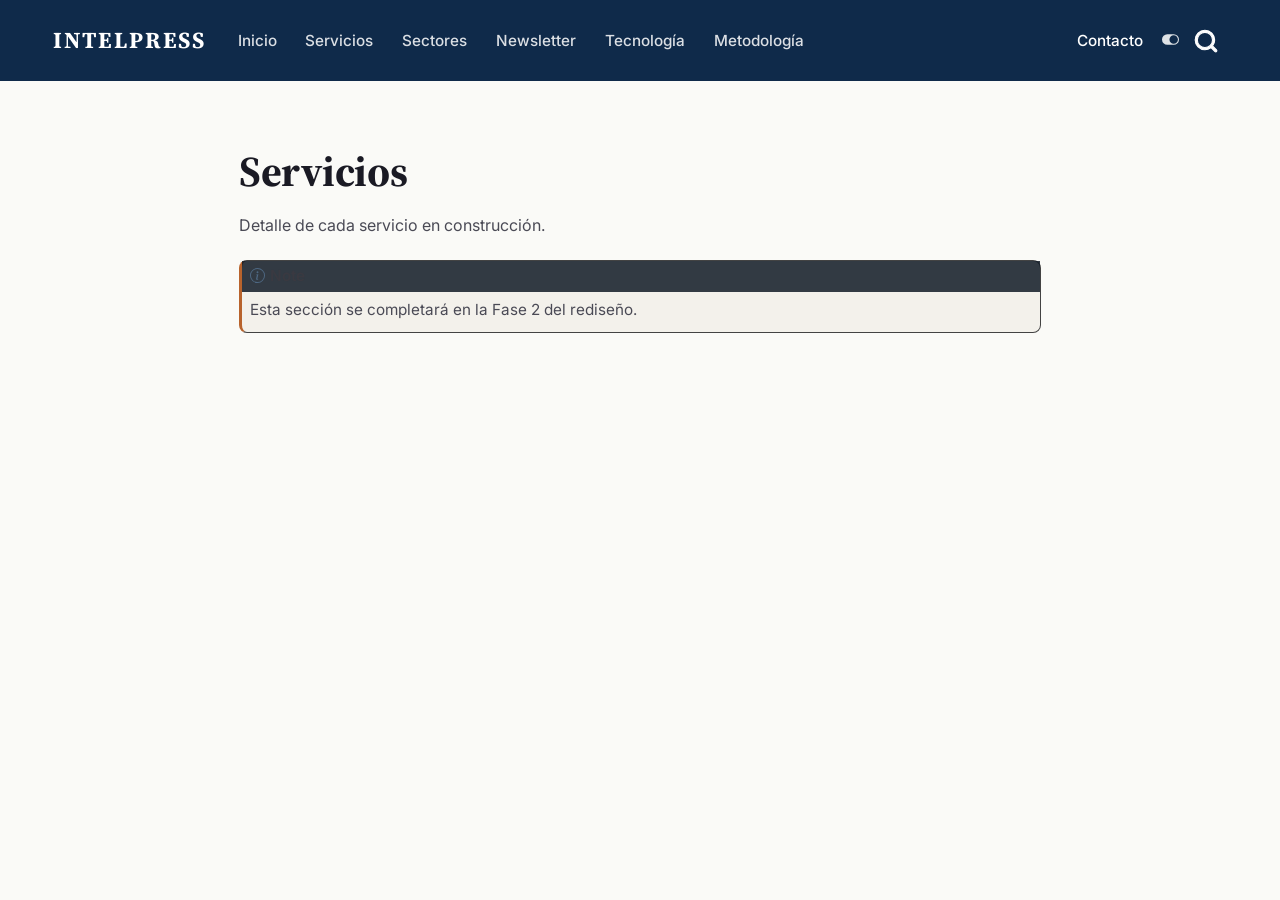
<file: docs/contacto.html>
<!DOCTYPE html>
<html xmlns="http://www.w3.org/1999/xhtml" lang="en" xml:lang="en"><head>

<meta charset="utf-8">
<meta name="generator" content="quarto-1.6.39">

<meta name="viewport" content="width=device-width, initial-scale=1.0, user-scalable=yes">


<title>Servicios – Intelpress</title>
<style>
code{white-space: pre-wrap;}
span.smallcaps{font-variant: small-caps;}
div.columns{display: flex; gap: min(4vw, 1.5em);}
div.column{flex: auto; overflow-x: auto;}
div.hanging-indent{margin-left: 1.5em; text-indent: -1.5em;}
ul.task-list{list-style: none;}
ul.task-list li input[type="checkbox"] {
  width: 0.8em;
  margin: 0 0.8em 0.2em -1em; /* quarto-specific, see https://github.com/quarto-dev/quarto-cli/issues/4556 */ 
  vertical-align: middle;
}
</style>


<script src="site_libs/quarto-nav/quarto-nav.js"></script>
<script src="site_libs/quarto-nav/headroom.min.js"></script>
<script src="site_libs/clipboard/clipboard.min.js"></script>
<script src="site_libs/quarto-search/autocomplete.umd.js"></script>
<script src="site_libs/quarto-search/fuse.min.js"></script>
<script src="site_libs/quarto-search/quarto-search.js"></script>
<meta name="quarto:offset" content="./">
<script src="site_libs/quarto-html/quarto.js"></script>
<script src="site_libs/quarto-html/popper.min.js"></script>
<script src="site_libs/quarto-html/tippy.umd.min.js"></script>
<script src="site_libs/quarto-html/anchor.min.js"></script>
<link href="site_libs/quarto-html/tippy.css" rel="stylesheet">
<link href="site_libs/quarto-html/quarto-syntax-highlighting-e26003cea8cd680ca0c55a263523d882.css" rel="stylesheet" class="quarto-color-scheme" id="quarto-text-highlighting-styles">
<link href="site_libs/quarto-html/quarto-syntax-highlighting-dark-d166b450ba5a8e9f7a0ab969bf6592c1.css" rel="stylesheet" class="quarto-color-scheme quarto-color-alternate" id="quarto-text-highlighting-styles">
<script src="site_libs/bootstrap/bootstrap.min.js"></script>
<link href="site_libs/bootstrap/bootstrap-icons.css" rel="stylesheet">
<link href="site_libs/bootstrap/bootstrap-53c77ba575e4f7c3f2c7c6c40fffa11d.min.css" rel="stylesheet" append-hash="true" class="quarto-color-scheme" id="quarto-bootstrap" data-mode="light">
<link href="site_libs/bootstrap/bootstrap-dark-89e16b677cd7d83afdc1af97f12e1cdc.min.css" rel="stylesheet" append-hash="true" class="quarto-color-scheme quarto-color-alternate" id="quarto-bootstrap" data-mode="dark">
<script id="quarto-search-options" type="application/json">{
  "location": "navbar",
  "copy-button": false,
  "collapse-after": 3,
  "panel-placement": "end",
  "type": "overlay",
  "limit": 50,
  "keyboard-shortcut": [
    "f",
    "/",
    "s"
  ],
  "show-item-context": false,
  "language": {
    "search-no-results-text": "No results",
    "search-matching-documents-text": "matching documents",
    "search-copy-link-title": "Copy link to search",
    "search-hide-matches-text": "Hide additional matches",
    "search-more-match-text": "more match in this document",
    "search-more-matches-text": "more matches in this document",
    "search-clear-button-title": "Clear",
    "search-text-placeholder": "",
    "search-detached-cancel-button-title": "Cancel",
    "search-submit-button-title": "Submit",
    "search-label": "Search"
  }
}</script>
<style>html{ scroll-behavior: smooth; }</style>
<link rel="preconnect" href="https://fonts.googleapis.com">
<link rel="preconnect" href="https://fonts.gstatic.com" crossorigin="">
<link href="https://fonts.googleapis.com/css2?family=Inter:wght@400;500;600;700&amp;family=Source+Serif+4:ital,opsz,wght@0,8..60,400;0,8..60,600;0,8..60,700;1,8..60,400&amp;family=JetBrains+Mono:wght@400;500&amp;display=swap" rel="stylesheet">


<link rel="stylesheet" href="styles.css">
</head>

<body class="nav-fixed fullcontent">

<div id="quarto-search-results"></div>
  <header id="quarto-header" class="headroom fixed-top">
    <nav class="navbar navbar-expand-lg " data-bs-theme="dark">
      <div class="navbar-container container-fluid">
      <div class="navbar-brand-container mx-auto">
    <a class="navbar-brand" href="./index.html">
    <span class="navbar-title">Intelpress</span>
    </a>
  </div>
            <div id="quarto-search" class="" title="Search"></div>
          <button class="navbar-toggler" type="button" data-bs-toggle="collapse" data-bs-target="#navbarCollapse" aria-controls="navbarCollapse" role="menu" aria-expanded="false" aria-label="Toggle navigation" onclick="if (window.quartoToggleHeadroom) { window.quartoToggleHeadroom(); }">
  <span class="navbar-toggler-icon"></span>
</button>
          <div class="collapse navbar-collapse" id="navbarCollapse">
            <ul class="navbar-nav navbar-nav-scroll me-auto">
  <li class="nav-item">
    <a class="nav-link" href="./index.html"> 
<span class="menu-text">Inicio</span></a>
  </li>  
  <li class="nav-item">
    <a class="nav-link" href="./servicios/index.html"> 
<span class="menu-text">Servicios</span></a>
  </li>  
  <li class="nav-item">
    <a class="nav-link" href="./sectores/index.html"> 
<span class="menu-text">Sectores</span></a>
  </li>  
  <li class="nav-item">
    <a class="nav-link" href="./newsletter/index.html"> 
<span class="menu-text">Newsletter</span></a>
  </li>  
  <li class="nav-item">
    <a class="nav-link" href="./tecnologia/index.html"> 
<span class="menu-text">Tecnología</span></a>
  </li>  
  <li class="nav-item">
    <a class="nav-link" href="./metodologia/index.html"> 
<span class="menu-text">Metodología</span></a>
  </li>  
</ul>
            <ul class="navbar-nav navbar-nav-scroll ms-auto">
  <li class="nav-item">
    <a class="nav-link active" href="./contacto.html" aria-current="page"> 
<span class="menu-text">Contacto</span></a>
  </li>  
</ul>
          </div> <!-- /navcollapse -->
            <div class="quarto-navbar-tools">
  <a href="" class="quarto-color-scheme-toggle quarto-navigation-tool  px-1" onclick="window.quartoToggleColorScheme(); return false;" title="Toggle dark mode"><i class="bi"></i></a>
</div>
      </div> <!-- /container-fluid -->
    </nav>
</header>
<!-- content -->
<div id="quarto-content" class="quarto-container page-columns page-rows-contents page-layout-article page-navbar">
<!-- sidebar -->
<!-- margin-sidebar -->
    
<!-- main -->
<main class="content" id="quarto-document-content">

<header id="title-block-header" class="quarto-title-block default">
<div class="quarto-title">
<h1 class="title">Servicios</h1>
</div>



<div class="quarto-title-meta">

    
  
    
  </div>
  


</header>


<section id="servicios" class="level1">
<h1>Servicios</h1>
<p>Detalle de cada servicio en construcción.</p>
<div class="callout callout-style-default callout-note callout-titled">
<div class="callout-header d-flex align-content-center">
<div class="callout-icon-container">
<i class="callout-icon"></i>
</div>
<div class="callout-title-container flex-fill">
Note
</div>
</div>
<div class="callout-body-container callout-body">
<p>Esta sección se completará en la Fase 2 del rediseño.</p>
</div>
</div>


</section>

</main> <!-- /main -->
<script id="quarto-html-after-body" type="application/javascript">
window.document.addEventListener("DOMContentLoaded", function (event) {
  const toggleBodyColorMode = (bsSheetEl) => {
    const mode = bsSheetEl.getAttribute("data-mode");
    const bodyEl = window.document.querySelector("body");
    if (mode === "dark") {
      bodyEl.classList.add("quarto-dark");
      bodyEl.classList.remove("quarto-light");
    } else {
      bodyEl.classList.add("quarto-light");
      bodyEl.classList.remove("quarto-dark");
    }
  }
  const toggleBodyColorPrimary = () => {
    const bsSheetEl = window.document.querySelector("link#quarto-bootstrap");
    if (bsSheetEl) {
      toggleBodyColorMode(bsSheetEl);
    }
  }
  toggleBodyColorPrimary();  
  const disableStylesheet = (stylesheets) => {
    for (let i=0; i < stylesheets.length; i++) {
      const stylesheet = stylesheets[i];
      stylesheet.rel = 'prefetch';
    }
  }
  const enableStylesheet = (stylesheets) => {
    for (let i=0; i < stylesheets.length; i++) {
      const stylesheet = stylesheets[i];
      stylesheet.rel = 'stylesheet';
    }
  }
  const manageTransitions = (selector, allowTransitions) => {
    const els = window.document.querySelectorAll(selector);
    for (let i=0; i < els.length; i++) {
      const el = els[i];
      if (allowTransitions) {
        el.classList.remove('notransition');
      } else {
        el.classList.add('notransition');
      }
    }
  }
  const toggleGiscusIfUsed = (isAlternate, darkModeDefault) => {
    const baseTheme = document.querySelector('#giscus-base-theme')?.value ?? 'light';
    const alternateTheme = document.querySelector('#giscus-alt-theme')?.value ?? 'dark';
    let newTheme = '';
    if(darkModeDefault) {
      newTheme = isAlternate ? baseTheme : alternateTheme;
    } else {
      newTheme = isAlternate ? alternateTheme : baseTheme;
    }
    const changeGiscusTheme = () => {
      // From: https://github.com/giscus/giscus/issues/336
      const sendMessage = (message) => {
        const iframe = document.querySelector('iframe.giscus-frame');
        if (!iframe) return;
        iframe.contentWindow.postMessage({ giscus: message }, 'https://giscus.app');
      }
      sendMessage({
        setConfig: {
          theme: newTheme
        }
      });
    }
    const isGiscussLoaded = window.document.querySelector('iframe.giscus-frame') !== null;
    if (isGiscussLoaded) {
      changeGiscusTheme();
    }
  }
  const toggleColorMode = (alternate) => {
    // Switch the stylesheets
    const alternateStylesheets = window.document.querySelectorAll('link.quarto-color-scheme.quarto-color-alternate');
    manageTransitions('#quarto-margin-sidebar .nav-link', false);
    if (alternate) {
      enableStylesheet(alternateStylesheets);
      for (const sheetNode of alternateStylesheets) {
        if (sheetNode.id === "quarto-bootstrap") {
          toggleBodyColorMode(sheetNode);
        }
      }
    } else {
      disableStylesheet(alternateStylesheets);
      toggleBodyColorPrimary();
    }
    manageTransitions('#quarto-margin-sidebar .nav-link', true);
    // Switch the toggles
    const toggles = window.document.querySelectorAll('.quarto-color-scheme-toggle');
    for (let i=0; i < toggles.length; i++) {
      const toggle = toggles[i];
      if (toggle) {
        if (alternate) {
          toggle.classList.add("alternate");     
        } else {
          toggle.classList.remove("alternate");
        }
      }
    }
    // Hack to workaround the fact that safari doesn't
    // properly recolor the scrollbar when toggling (#1455)
    if (navigator.userAgent.indexOf('Safari') > 0 && navigator.userAgent.indexOf('Chrome') == -1) {
      manageTransitions("body", false);
      window.scrollTo(0, 1);
      setTimeout(() => {
        window.scrollTo(0, 0);
        manageTransitions("body", true);
      }, 40);  
    }
  }
  const isFileUrl = () => { 
    return window.location.protocol === 'file:';
  }
  const hasAlternateSentinel = () => {  
    let styleSentinel = getColorSchemeSentinel();
    if (styleSentinel !== null) {
      return styleSentinel === "alternate";
    } else {
      return false;
    }
  }
  const setStyleSentinel = (alternate) => {
    const value = alternate ? "alternate" : "default";
    if (!isFileUrl()) {
      window.localStorage.setItem("quarto-color-scheme", value);
    } else {
      localAlternateSentinel = value;
    }
  }
  const getColorSchemeSentinel = () => {
    if (!isFileUrl()) {
      const storageValue = window.localStorage.getItem("quarto-color-scheme");
      return storageValue != null ? storageValue : localAlternateSentinel;
    } else {
      return localAlternateSentinel;
    }
  }
  const darkModeDefault = true;
  let localAlternateSentinel = darkModeDefault ? 'alternate' : 'default';
  // Dark / light mode switch
  window.quartoToggleColorScheme = () => {
    // Read the current dark / light value 
    let toAlternate = !hasAlternateSentinel();
    toggleColorMode(toAlternate);
    setStyleSentinel(toAlternate);
    toggleGiscusIfUsed(toAlternate, darkModeDefault);
  };
  // Ensure there is a toggle, if there isn't float one in the top right
  if (window.document.querySelector('.quarto-color-scheme-toggle') === null) {
    const a = window.document.createElement('a');
    a.classList.add('top-right');
    a.classList.add('quarto-color-scheme-toggle');
    a.href = "";
    a.onclick = function() { try { window.quartoToggleColorScheme(); } catch {} return false; };
    const i = window.document.createElement("i");
    i.classList.add('bi');
    a.appendChild(i);
    window.document.body.appendChild(a);
  }
  // Switch to dark mode if need be
  if (hasAlternateSentinel()) {
    toggleColorMode(true);
  } else {
    toggleColorMode(false);
  }
  const icon = "";
  const anchorJS = new window.AnchorJS();
  anchorJS.options = {
    placement: 'right',
    icon: icon
  };
  anchorJS.add('.anchored');
  const isCodeAnnotation = (el) => {
    for (const clz of el.classList) {
      if (clz.startsWith('code-annotation-')) {                     
        return true;
      }
    }
    return false;
  }
  const onCopySuccess = function(e) {
    // button target
    const button = e.trigger;
    // don't keep focus
    button.blur();
    // flash "checked"
    button.classList.add('code-copy-button-checked');
    var currentTitle = button.getAttribute("title");
    button.setAttribute("title", "Copied!");
    let tooltip;
    if (window.bootstrap) {
      button.setAttribute("data-bs-toggle", "tooltip");
      button.setAttribute("data-bs-placement", "left");
      button.setAttribute("data-bs-title", "Copied!");
      tooltip = new bootstrap.Tooltip(button, 
        { trigger: "manual", 
          customClass: "code-copy-button-tooltip",
          offset: [0, -8]});
      tooltip.show();    
    }
    setTimeout(function() {
      if (tooltip) {
        tooltip.hide();
        button.removeAttribute("data-bs-title");
        button.removeAttribute("data-bs-toggle");
        button.removeAttribute("data-bs-placement");
      }
      button.setAttribute("title", currentTitle);
      button.classList.remove('code-copy-button-checked');
    }, 1000);
    // clear code selection
    e.clearSelection();
  }
  const getTextToCopy = function(trigger) {
      const codeEl = trigger.previousElementSibling.cloneNode(true);
      for (const childEl of codeEl.children) {
        if (isCodeAnnotation(childEl)) {
          childEl.remove();
        }
      }
      return codeEl.innerText;
  }
  const clipboard = new window.ClipboardJS('.code-copy-button:not([data-in-quarto-modal])', {
    text: getTextToCopy
  });
  clipboard.on('success', onCopySuccess);
  if (window.document.getElementById('quarto-embedded-source-code-modal')) {
    const clipboardModal = new window.ClipboardJS('.code-copy-button[data-in-quarto-modal]', {
      text: getTextToCopy,
      container: window.document.getElementById('quarto-embedded-source-code-modal')
    });
    clipboardModal.on('success', onCopySuccess);
  }
    var localhostRegex = new RegExp(/^(?:http|https):\/\/localhost\:?[0-9]*\//);
    var mailtoRegex = new RegExp(/^mailto:/);
      var filterRegex = new RegExp("https:\/\/intelpress\.cl");
    var isInternal = (href) => {
        return filterRegex.test(href) || localhostRegex.test(href) || mailtoRegex.test(href);
    }
    // Inspect non-navigation links and adorn them if external
 	var links = window.document.querySelectorAll('a[href]:not(.nav-link):not(.navbar-brand):not(.toc-action):not(.sidebar-link):not(.sidebar-item-toggle):not(.pagination-link):not(.no-external):not([aria-hidden]):not(.dropdown-item):not(.quarto-navigation-tool):not(.about-link)');
    for (var i=0; i<links.length; i++) {
      const link = links[i];
      if (!isInternal(link.href)) {
        // undo the damage that might have been done by quarto-nav.js in the case of
        // links that we want to consider external
        if (link.dataset.originalHref !== undefined) {
          link.href = link.dataset.originalHref;
        }
          // target, if specified
          link.setAttribute("target", "_blank");
          if (link.getAttribute("rel") === null) {
            link.setAttribute("rel", "noopener");
          }
      }
    }
  function tippyHover(el, contentFn, onTriggerFn, onUntriggerFn) {
    const config = {
      allowHTML: true,
      maxWidth: 500,
      delay: 100,
      arrow: false,
      appendTo: function(el) {
          return el.parentElement;
      },
      interactive: true,
      interactiveBorder: 10,
      theme: 'quarto',
      placement: 'bottom-start',
    };
    if (contentFn) {
      config.content = contentFn;
    }
    if (onTriggerFn) {
      config.onTrigger = onTriggerFn;
    }
    if (onUntriggerFn) {
      config.onUntrigger = onUntriggerFn;
    }
    window.tippy(el, config); 
  }
  const noterefs = window.document.querySelectorAll('a[role="doc-noteref"]');
  for (var i=0; i<noterefs.length; i++) {
    const ref = noterefs[i];
    tippyHover(ref, function() {
      // use id or data attribute instead here
      let href = ref.getAttribute('data-footnote-href') || ref.getAttribute('href');
      try { href = new URL(href).hash; } catch {}
      const id = href.replace(/^#\/?/, "");
      const note = window.document.getElementById(id);
      if (note) {
        return note.innerHTML;
      } else {
        return "";
      }
    });
  }
  const xrefs = window.document.querySelectorAll('a.quarto-xref');
  const processXRef = (id, note) => {
    // Strip column container classes
    const stripColumnClz = (el) => {
      el.classList.remove("page-full", "page-columns");
      if (el.children) {
        for (const child of el.children) {
          stripColumnClz(child);
        }
      }
    }
    stripColumnClz(note)
    if (id === null || id.startsWith('sec-')) {
      // Special case sections, only their first couple elements
      const container = document.createElement("div");
      if (note.children && note.children.length > 2) {
        container.appendChild(note.children[0].cloneNode(true));
        for (let i = 1; i < note.children.length; i++) {
          const child = note.children[i];
          if (child.tagName === "P" && child.innerText === "") {
            continue;
          } else {
            container.appendChild(child.cloneNode(true));
            break;
          }
        }
        if (window.Quarto?.typesetMath) {
          window.Quarto.typesetMath(container);
        }
        return container.innerHTML
      } else {
        if (window.Quarto?.typesetMath) {
          window.Quarto.typesetMath(note);
        }
        return note.innerHTML;
      }
    } else {
      // Remove any anchor links if they are present
      const anchorLink = note.querySelector('a.anchorjs-link');
      if (anchorLink) {
        anchorLink.remove();
      }
      if (window.Quarto?.typesetMath) {
        window.Quarto.typesetMath(note);
      }
      if (note.classList.contains("callout")) {
        return note.outerHTML;
      } else {
        return note.innerHTML;
      }
    }
  }
  for (var i=0; i<xrefs.length; i++) {
    const xref = xrefs[i];
    tippyHover(xref, undefined, function(instance) {
      instance.disable();
      let url = xref.getAttribute('href');
      let hash = undefined; 
      if (url.startsWith('#')) {
        hash = url;
      } else {
        try { hash = new URL(url).hash; } catch {}
      }
      if (hash) {
        const id = hash.replace(/^#\/?/, "");
        const note = window.document.getElementById(id);
        if (note !== null) {
          try {
            const html = processXRef(id, note.cloneNode(true));
            instance.setContent(html);
          } finally {
            instance.enable();
            instance.show();
          }
        } else {
          // See if we can fetch this
          fetch(url.split('#')[0])
          .then(res => res.text())
          .then(html => {
            const parser = new DOMParser();
            const htmlDoc = parser.parseFromString(html, "text/html");
            const note = htmlDoc.getElementById(id);
            if (note !== null) {
              const html = processXRef(id, note);
              instance.setContent(html);
            } 
          }).finally(() => {
            instance.enable();
            instance.show();
          });
        }
      } else {
        // See if we can fetch a full url (with no hash to target)
        // This is a special case and we should probably do some content thinning / targeting
        fetch(url)
        .then(res => res.text())
        .then(html => {
          const parser = new DOMParser();
          const htmlDoc = parser.parseFromString(html, "text/html");
          const note = htmlDoc.querySelector('main.content');
          if (note !== null) {
            // This should only happen for chapter cross references
            // (since there is no id in the URL)
            // remove the first header
            if (note.children.length > 0 && note.children[0].tagName === "HEADER") {
              note.children[0].remove();
            }
            const html = processXRef(null, note);
            instance.setContent(html);
          } 
        }).finally(() => {
          instance.enable();
          instance.show();
        });
      }
    }, function(instance) {
    });
  }
      let selectedAnnoteEl;
      const selectorForAnnotation = ( cell, annotation) => {
        let cellAttr = 'data-code-cell="' + cell + '"';
        let lineAttr = 'data-code-annotation="' +  annotation + '"';
        const selector = 'span[' + cellAttr + '][' + lineAttr + ']';
        return selector;
      }
      const selectCodeLines = (annoteEl) => {
        const doc = window.document;
        const targetCell = annoteEl.getAttribute("data-target-cell");
        const targetAnnotation = annoteEl.getAttribute("data-target-annotation");
        const annoteSpan = window.document.querySelector(selectorForAnnotation(targetCell, targetAnnotation));
        const lines = annoteSpan.getAttribute("data-code-lines").split(",");
        const lineIds = lines.map((line) => {
          return targetCell + "-" + line;
        })
        let top = null;
        let height = null;
        let parent = null;
        if (lineIds.length > 0) {
            //compute the position of the single el (top and bottom and make a div)
            const el = window.document.getElementById(lineIds[0]);
            top = el.offsetTop;
            height = el.offsetHeight;
            parent = el.parentElement.parentElement;
          if (lineIds.length > 1) {
            const lastEl = window.document.getElementById(lineIds[lineIds.length - 1]);
            const bottom = lastEl.offsetTop + lastEl.offsetHeight;
            height = bottom - top;
          }
          if (top !== null && height !== null && parent !== null) {
            // cook up a div (if necessary) and position it 
            let div = window.document.getElementById("code-annotation-line-highlight");
            if (div === null) {
              div = window.document.createElement("div");
              div.setAttribute("id", "code-annotation-line-highlight");
              div.style.position = 'absolute';
              parent.appendChild(div);
            }
            div.style.top = top - 2 + "px";
            div.style.height = height + 4 + "px";
            div.style.left = 0;
            let gutterDiv = window.document.getElementById("code-annotation-line-highlight-gutter");
            if (gutterDiv === null) {
              gutterDiv = window.document.createElement("div");
              gutterDiv.setAttribute("id", "code-annotation-line-highlight-gutter");
              gutterDiv.style.position = 'absolute';
              const codeCell = window.document.getElementById(targetCell);
              const gutter = codeCell.querySelector('.code-annotation-gutter');
              gutter.appendChild(gutterDiv);
            }
            gutterDiv.style.top = top - 2 + "px";
            gutterDiv.style.height = height + 4 + "px";
          }
          selectedAnnoteEl = annoteEl;
        }
      };
      const unselectCodeLines = () => {
        const elementsIds = ["code-annotation-line-highlight", "code-annotation-line-highlight-gutter"];
        elementsIds.forEach((elId) => {
          const div = window.document.getElementById(elId);
          if (div) {
            div.remove();
          }
        });
        selectedAnnoteEl = undefined;
      };
        // Handle positioning of the toggle
    window.addEventListener(
      "resize",
      throttle(() => {
        elRect = undefined;
        if (selectedAnnoteEl) {
          selectCodeLines(selectedAnnoteEl);
        }
      }, 10)
    );
    function throttle(fn, ms) {
    let throttle = false;
    let timer;
      return (...args) => {
        if(!throttle) { // first call gets through
            fn.apply(this, args);
            throttle = true;
        } else { // all the others get throttled
            if(timer) clearTimeout(timer); // cancel #2
            timer = setTimeout(() => {
              fn.apply(this, args);
              timer = throttle = false;
            }, ms);
        }
      };
    }
      // Attach click handler to the DT
      const annoteDls = window.document.querySelectorAll('dt[data-target-cell]');
      for (const annoteDlNode of annoteDls) {
        annoteDlNode.addEventListener('click', (event) => {
          const clickedEl = event.target;
          if (clickedEl !== selectedAnnoteEl) {
            unselectCodeLines();
            const activeEl = window.document.querySelector('dt[data-target-cell].code-annotation-active');
            if (activeEl) {
              activeEl.classList.remove('code-annotation-active');
            }
            selectCodeLines(clickedEl);
            clickedEl.classList.add('code-annotation-active');
          } else {
            // Unselect the line
            unselectCodeLines();
            clickedEl.classList.remove('code-annotation-active');
          }
        });
      }
  const findCites = (el) => {
    const parentEl = el.parentElement;
    if (parentEl) {
      const cites = parentEl.dataset.cites;
      if (cites) {
        return {
          el,
          cites: cites.split(' ')
        };
      } else {
        return findCites(el.parentElement)
      }
    } else {
      return undefined;
    }
  };
  var bibliorefs = window.document.querySelectorAll('a[role="doc-biblioref"]');
  for (var i=0; i<bibliorefs.length; i++) {
    const ref = bibliorefs[i];
    const citeInfo = findCites(ref);
    if (citeInfo) {
      tippyHover(citeInfo.el, function() {
        var popup = window.document.createElement('div');
        citeInfo.cites.forEach(function(cite) {
          var citeDiv = window.document.createElement('div');
          citeDiv.classList.add('hanging-indent');
          citeDiv.classList.add('csl-entry');
          var biblioDiv = window.document.getElementById('ref-' + cite);
          if (biblioDiv) {
            citeDiv.innerHTML = biblioDiv.innerHTML;
          }
          popup.appendChild(citeDiv);
        });
        return popup.innerHTML;
      });
    }
  }
});
</script>
</div> <!-- /content -->




<script src="site_libs/quarto-html/zenscroll-min.js"></script>
</body></html>
</file>
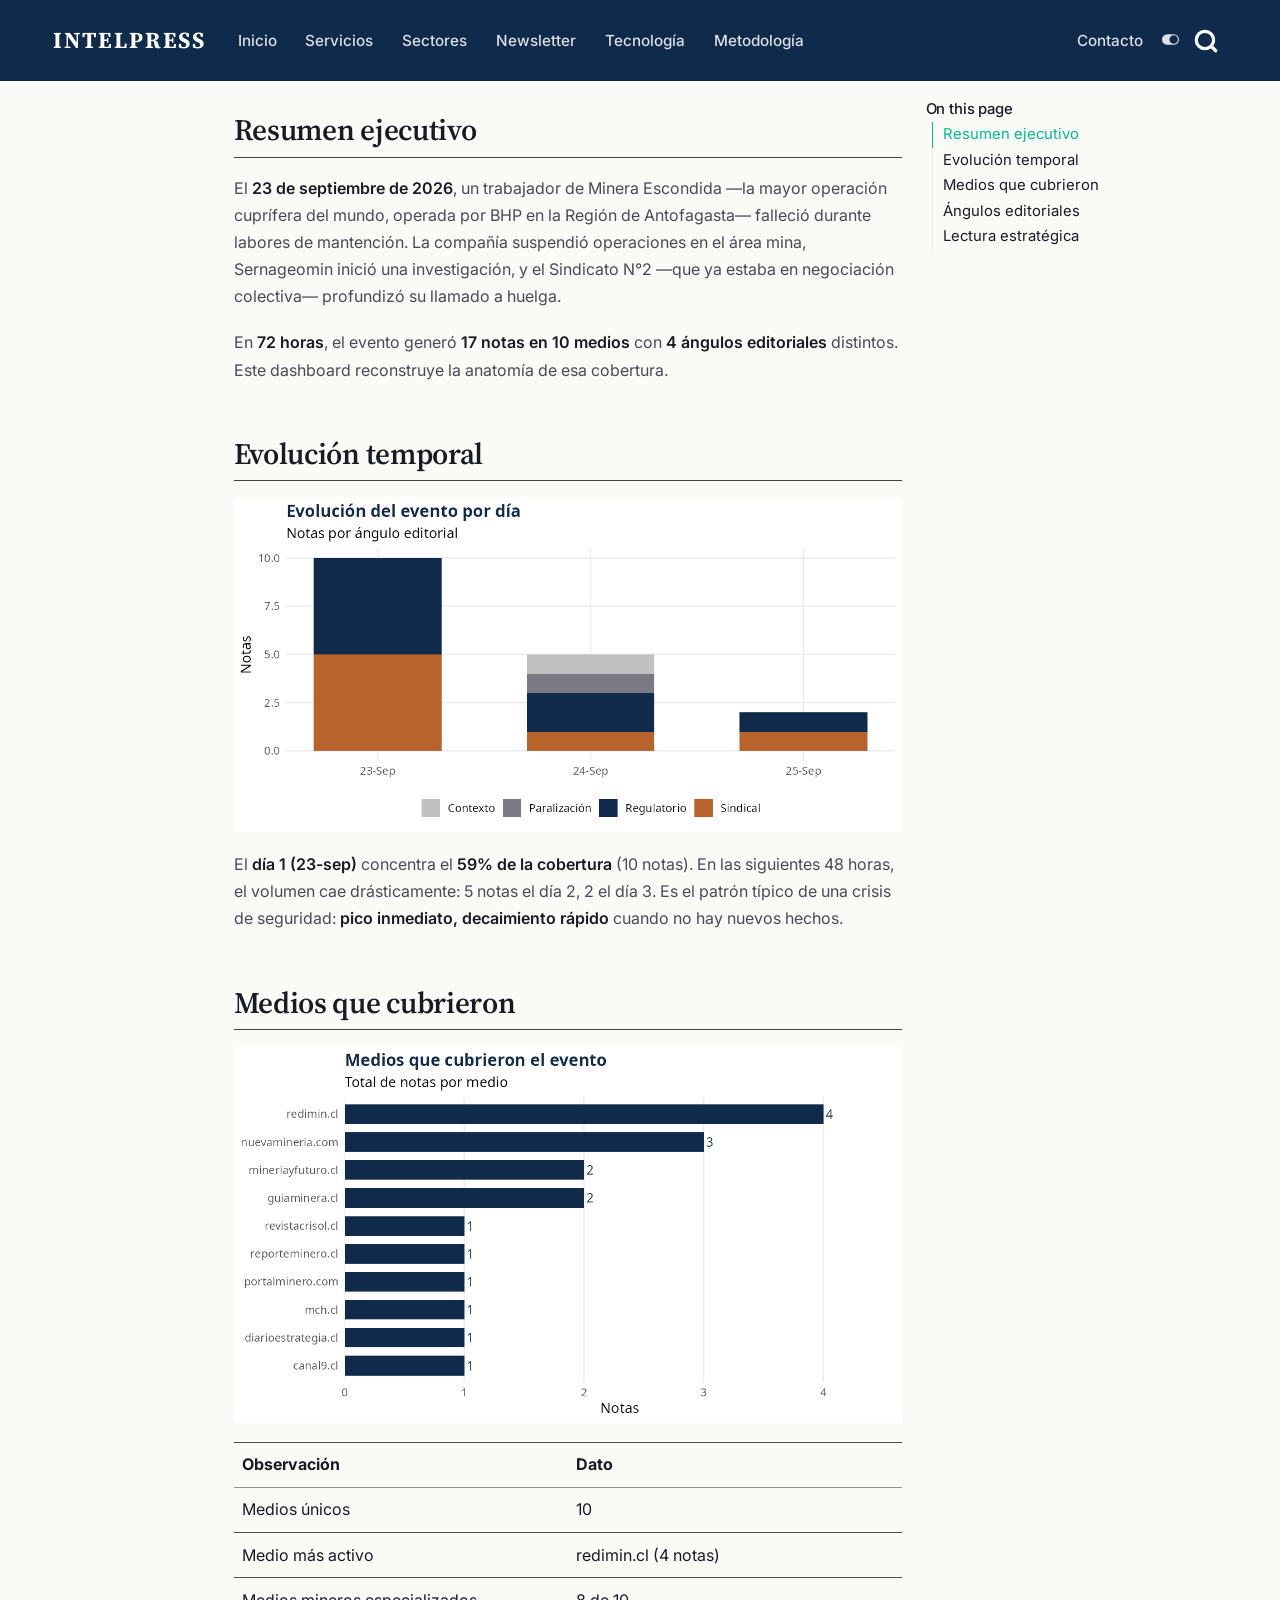
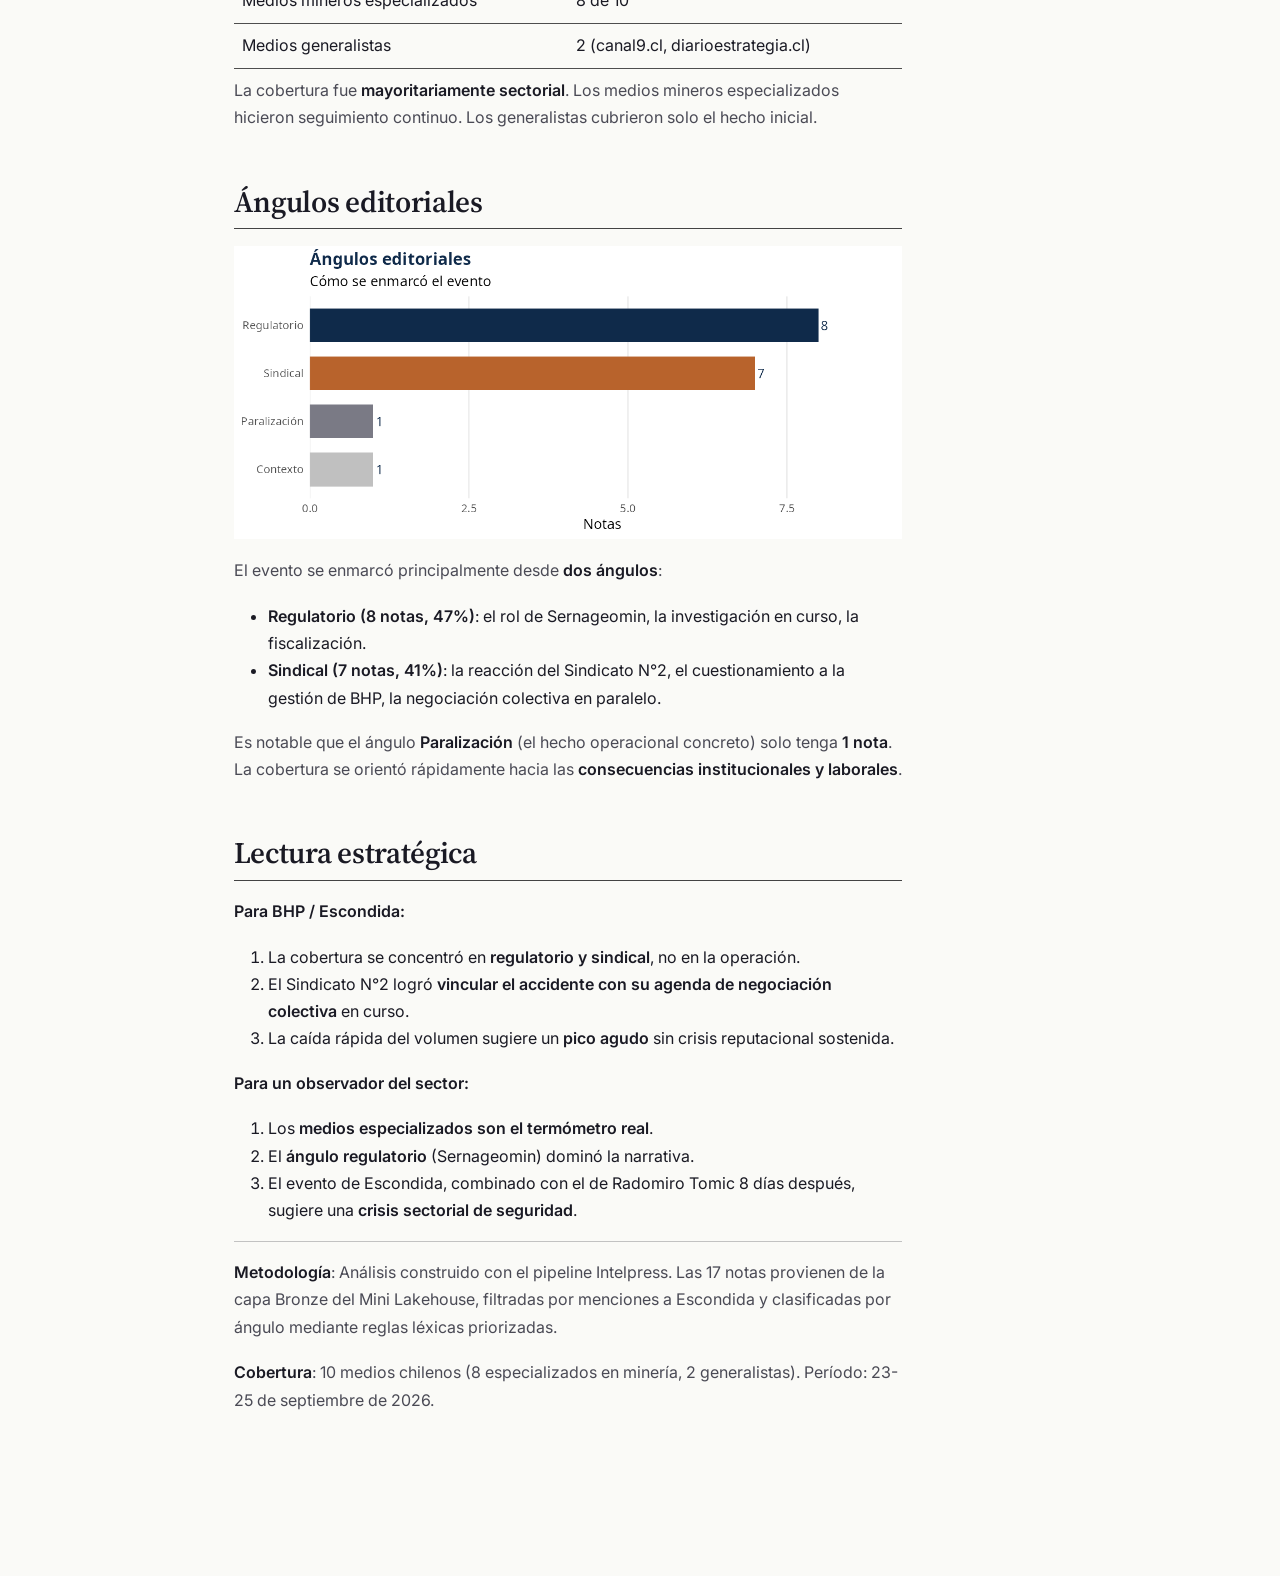
<file: docs/output/reports/crisis_escondida.html>
<!DOCTYPE html>
<html xmlns="http://www.w3.org/1999/xhtml" lang="en" xml:lang="en"><head>

<meta charset="utf-8">
<meta name="generator" content="quarto-1.6.39">

<meta name="viewport" content="width=device-width, initial-scale=1.0, user-scalable=yes">

<meta name="author" content="Intelpress · Presencia Inteligente">
<meta name="dcterms.date" content="2026-10-02">
<meta name="description" content="Análisis de cobertura mediática de 17 notas en 10 medios sobre el accidente fatal en la faena de BHP.">

<title>Accidente fatal en Minera Escondida – Intelpress</title>
<style>
code{white-space: pre-wrap;}
span.smallcaps{font-variant: small-caps;}
div.columns{display: flex; gap: min(4vw, 1.5em);}
div.column{flex: auto; overflow-x: auto;}
div.hanging-indent{margin-left: 1.5em; text-indent: -1.5em;}
ul.task-list{list-style: none;}
ul.task-list li input[type="checkbox"] {
  width: 0.8em;
  margin: 0 0.8em 0.2em -1em; /* quarto-specific, see https://github.com/quarto-dev/quarto-cli/issues/4556 */ 
  vertical-align: middle;
}
</style>


<script src="../../site_libs/quarto-nav/quarto-nav.js"></script>
<script src="../../site_libs/quarto-nav/headroom.min.js"></script>
<script src="../../site_libs/clipboard/clipboard.min.js"></script>
<script src="../../site_libs/quarto-search/autocomplete.umd.js"></script>
<script src="../../site_libs/quarto-search/fuse.min.js"></script>
<script src="../../site_libs/quarto-search/quarto-search.js"></script>
<meta name="quarto:offset" content="../../">
<script src="../../site_libs/quarto-html/quarto.js"></script>
<script src="../../site_libs/quarto-html/popper.min.js"></script>
<script src="../../site_libs/quarto-html/tippy.umd.min.js"></script>
<script src="../../site_libs/quarto-html/anchor.min.js"></script>
<link href="../../site_libs/quarto-html/tippy.css" rel="stylesheet">
<link href="../../site_libs/quarto-html/quarto-syntax-highlighting-e26003cea8cd680ca0c55a263523d882.css" rel="stylesheet" class="quarto-color-scheme" id="quarto-text-highlighting-styles">
<link href="../../site_libs/quarto-html/quarto-syntax-highlighting-dark-d166b450ba5a8e9f7a0ab969bf6592c1.css" rel="stylesheet" class="quarto-color-scheme quarto-color-alternate" id="quarto-text-highlighting-styles">
<script src="../../site_libs/bootstrap/bootstrap.min.js"></script>
<link href="../../site_libs/bootstrap/bootstrap-icons.css" rel="stylesheet">
<link href="../../site_libs/bootstrap/bootstrap-53c77ba575e4f7c3f2c7c6c40fffa11d.min.css" rel="stylesheet" append-hash="true" class="quarto-color-scheme" id="quarto-bootstrap" data-mode="light">
<link href="../../site_libs/bootstrap/bootstrap-dark-89e16b677cd7d83afdc1af97f12e1cdc.min.css" rel="stylesheet" append-hash="true" class="quarto-color-scheme quarto-color-alternate" id="quarto-bootstrap" data-mode="dark">
<script id="quarto-search-options" type="application/json">{
  "location": "navbar",
  "copy-button": false,
  "collapse-after": 3,
  "panel-placement": "end",
  "type": "overlay",
  "limit": 50,
  "keyboard-shortcut": [
    "f",
    "/",
    "s"
  ],
  "show-item-context": false,
  "language": {
    "search-no-results-text": "No results",
    "search-matching-documents-text": "matching documents",
    "search-copy-link-title": "Copy link to search",
    "search-hide-matches-text": "Hide additional matches",
    "search-more-match-text": "more match in this document",
    "search-more-matches-text": "more matches in this document",
    "search-clear-button-title": "Clear",
    "search-text-placeholder": "",
    "search-detached-cancel-button-title": "Cancel",
    "search-submit-button-title": "Submit",
    "search-label": "Search"
  }
}</script>
<style>html{ scroll-behavior: smooth; }</style>
<link rel="preconnect" href="https://fonts.googleapis.com">
<link rel="preconnect" href="https://fonts.gstatic.com" crossorigin="">
<link href="https://fonts.googleapis.com/css2?family=Inter:wght@400;500;600;700&amp;family=Source+Serif+4:ital,opsz,wght@0,8..60,400;0,8..60,600;0,8..60,700;1,8..60,400&amp;family=JetBrains+Mono:wght@400;500&amp;display=swap" rel="stylesheet">


<link rel="stylesheet" href="../../styles.css">
</head>

<body class="nav-fixed">

<div id="quarto-search-results"></div>
  <header id="quarto-header" class="headroom fixed-top">
    <nav class="navbar navbar-expand-lg " data-bs-theme="dark">
      <div class="navbar-container container-fluid">
      <div class="navbar-brand-container mx-auto">
    <a class="navbar-brand" href="../../index.html">
    <span class="navbar-title">Intelpress</span>
    </a>
  </div>
            <div id="quarto-search" class="" title="Search"></div>
          <button class="navbar-toggler" type="button" data-bs-toggle="collapse" data-bs-target="#navbarCollapse" aria-controls="navbarCollapse" role="menu" aria-expanded="false" aria-label="Toggle navigation" onclick="if (window.quartoToggleHeadroom) { window.quartoToggleHeadroom(); }">
  <span class="navbar-toggler-icon"></span>
</button>
          <div class="collapse navbar-collapse" id="navbarCollapse">
            <ul class="navbar-nav navbar-nav-scroll me-auto">
  <li class="nav-item">
    <a class="nav-link" href="../../index.html"> 
<span class="menu-text">Inicio</span></a>
  </li>  
  <li class="nav-item">
    <a class="nav-link" href="../../servicios/index.html"> 
<span class="menu-text">Servicios</span></a>
  </li>  
  <li class="nav-item">
    <a class="nav-link" href="../../sectores/index.html"> 
<span class="menu-text">Sectores</span></a>
  </li>  
  <li class="nav-item">
    <a class="nav-link" href="../../newsletter/index.html"> 
<span class="menu-text">Newsletter</span></a>
  </li>  
  <li class="nav-item">
    <a class="nav-link" href="../../tecnologia/index.html"> 
<span class="menu-text">Tecnología</span></a>
  </li>  
  <li class="nav-item">
    <a class="nav-link" href="../../metodologia/index.html"> 
<span class="menu-text">Metodología</span></a>
  </li>  
</ul>
            <ul class="navbar-nav navbar-nav-scroll ms-auto">
  <li class="nav-item">
    <a class="nav-link" href="../../contacto.html"> 
<span class="menu-text">Contacto</span></a>
  </li>  
</ul>
          </div> <!-- /navcollapse -->
            <div class="quarto-navbar-tools">
  <a href="" class="quarto-color-scheme-toggle quarto-navigation-tool  px-1" onclick="window.quartoToggleColorScheme(); return false;" title="Toggle dark mode"><i class="bi"></i></a>
</div>
      </div> <!-- /container-fluid -->
    </nav>
</header>
<!-- content -->
<div id="quarto-content" class="quarto-container page-columns page-rows-contents page-layout-article page-navbar">
<!-- sidebar -->
<!-- margin-sidebar -->
    <div id="quarto-margin-sidebar" class="sidebar margin-sidebar">
        <nav id="TOC" role="doc-toc" class="toc-active">
    <h2 id="toc-title">On this page</h2>
   
  <ul class="collapse">
  <li><a href="#resumen-ejecutivo" id="toc-resumen-ejecutivo" class="nav-link active" data-scroll-target="#resumen-ejecutivo">Resumen ejecutivo</a></li>
  <li><a href="#evolución-temporal" id="toc-evolución-temporal" class="nav-link" data-scroll-target="#evolución-temporal">Evolución temporal</a></li>
  <li><a href="#medios-que-cubrieron" id="toc-medios-que-cubrieron" class="nav-link" data-scroll-target="#medios-que-cubrieron">Medios que cubrieron</a></li>
  <li><a href="#ángulos-editoriales" id="toc-ángulos-editoriales" class="nav-link" data-scroll-target="#ángulos-editoriales">Ángulos editoriales</a></li>
  <li><a href="#lectura-estratégica" id="toc-lectura-estratégica" class="nav-link" data-scroll-target="#lectura-estratégica">Lectura estratégica</a></li>
  </ul>
</nav>
    </div>
<!-- main -->
<main class="content" id="quarto-document-content">

<header id="title-block-header" class="quarto-title-block default">
<div class="quarto-title">
<h1 class="title">Accidente fatal en Minera Escondida</h1>
<p class="subtitle lead">Anatomía de una crisis: 23 al 25 de septiembre de 2026</p>
</div>

<div>
  <div class="description">
    Análisis de cobertura mediática de 17 notas en 10 medios sobre el accidente fatal en la faena de BHP.
  </div>
</div>


<div class="quarto-title-meta">

    <div>
    <div class="quarto-title-meta-heading">Author</div>
    <div class="quarto-title-meta-contents">
             <p>Intelpress · Presencia Inteligente </p>
          </div>
  </div>
    
    <div>
    <div class="quarto-title-meta-heading">Published</div>
    <div class="quarto-title-meta-contents">
      <p class="date">October 2, 2026</p>
    </div>
  </div>
  
    
  </div>
  


</header>


<section id="resumen-ejecutivo" class="level2">
<h2 class="anchored" data-anchor-id="resumen-ejecutivo">Resumen ejecutivo</h2>
<p>El <strong>23 de septiembre de 2026</strong>, un trabajador de Minera Escondida —la mayor operación cuprífera del mundo, operada por BHP en la Región de Antofagasta— falleció durante labores de mantención. La compañía suspendió operaciones en el área mina, Sernageomin inició una investigación, y el Sindicato N°2 —que ya estaba en negociación colectiva— profundizó su llamado a huelga.</p>
<p>En <strong>72 horas</strong>, el evento generó <strong>17 notas en 10 medios</strong> con <strong>4 ángulos editoriales</strong> distintos. Este dashboard reconstruye la anatomía de esa cobertura.</p>
</section>
<section id="evolución-temporal" class="level2">
<h2 class="anchored" data-anchor-id="evolución-temporal">Evolución temporal</h2>
<p><img src="../plots/crisis_timeline.png" class="img-fluid"></p>
<p>El <strong>día 1 (23-sep)</strong> concentra el <strong>59% de la cobertura</strong> (10 notas). En las siguientes 48 horas, el volumen cae drásticamente: 5 notas el día 2, 2 el día 3. Es el patrón típico de una crisis de seguridad: <strong>pico inmediato, decaimiento rápido</strong> cuando no hay nuevos hechos.</p>
</section>
<section id="medios-que-cubrieron" class="level2">
<h2 class="anchored" data-anchor-id="medios-que-cubrieron">Medios que cubrieron</h2>
<p><img src="../plots/crisis_medios.png" class="img-fluid"></p>
<table class="caption-top table">
<thead>
<tr class="header">
<th>Observación</th>
<th>Dato</th>
</tr>
</thead>
<tbody>
<tr class="odd">
<td>Medios únicos</td>
<td>10</td>
</tr>
<tr class="even">
<td>Medio más activo</td>
<td>redimin.cl (4 notas)</td>
</tr>
<tr class="odd">
<td>Medios mineros especializados</td>
<td>8 de 10</td>
</tr>
<tr class="even">
<td>Medios generalistas</td>
<td>2 (canal9.cl, diarioestrategia.cl)</td>
</tr>
</tbody>
</table>
<p>La cobertura fue <strong>mayoritariamente sectorial</strong>. Los medios mineros especializados hicieron seguimiento continuo. Los generalistas cubrieron solo el hecho inicial.</p>
</section>
<section id="ángulos-editoriales" class="level2">
<h2 class="anchored" data-anchor-id="ángulos-editoriales">Ángulos editoriales</h2>
<p><img src="../plots/crisis_angulos.png" class="img-fluid"></p>
<p>El evento se enmarcó principalmente desde <strong>dos ángulos</strong>:</p>
<ul>
<li><strong>Regulatorio (8 notas, 47%)</strong>: el rol de Sernageomin, la investigación en curso, la fiscalización.</li>
<li><strong>Sindical (7 notas, 41%)</strong>: la reacción del Sindicato N°2, el cuestionamiento a la gestión de BHP, la negociación colectiva en paralelo.</li>
</ul>
<p>Es notable que el ángulo <strong>Paralización</strong> (el hecho operacional concreto) solo tenga <strong>1 nota</strong>. La cobertura se orientó rápidamente hacia las <strong>consecuencias institucionales y laborales</strong>.</p>
</section>
<section id="lectura-estratégica" class="level2">
<h2 class="anchored" data-anchor-id="lectura-estratégica">Lectura estratégica</h2>
<p><strong>Para BHP / Escondida:</strong></p>
<ol type="1">
<li>La cobertura se concentró en <strong>regulatorio y sindical</strong>, no en la operación.</li>
<li>El Sindicato N°2 logró <strong>vincular el accidente con su agenda de negociación colectiva</strong> en curso.</li>
<li>La caída rápida del volumen sugiere un <strong>pico agudo</strong> sin crisis reputacional sostenida.</li>
</ol>
<p><strong>Para un observador del sector:</strong></p>
<ol type="1">
<li>Los <strong>medios especializados son el termómetro real</strong>.</li>
<li>El <strong>ángulo regulatorio</strong> (Sernageomin) dominó la narrativa.</li>
<li>El evento de Escondida, combinado con el de Radomiro Tomic 8 días después, sugiere una <strong>crisis sectorial de seguridad</strong>.</li>
</ol>
<hr>
<p><strong>Metodología</strong>: Análisis construido con el pipeline Intelpress. Las 17 notas provienen de la capa Bronze del Mini Lakehouse, filtradas por menciones a Escondida y clasificadas por ángulo mediante reglas léxicas priorizadas.</p>
<p><strong>Cobertura</strong>: 10 medios chilenos (8 especializados en minería, 2 generalistas). Período: 23-25 de septiembre de 2026.</p>


</section>

</main> <!-- /main -->
<script id="quarto-html-after-body" type="application/javascript">
window.document.addEventListener("DOMContentLoaded", function (event) {
  const toggleBodyColorMode = (bsSheetEl) => {
    const mode = bsSheetEl.getAttribute("data-mode");
    const bodyEl = window.document.querySelector("body");
    if (mode === "dark") {
      bodyEl.classList.add("quarto-dark");
      bodyEl.classList.remove("quarto-light");
    } else {
      bodyEl.classList.add("quarto-light");
      bodyEl.classList.remove("quarto-dark");
    }
  }
  const toggleBodyColorPrimary = () => {
    const bsSheetEl = window.document.querySelector("link#quarto-bootstrap");
    if (bsSheetEl) {
      toggleBodyColorMode(bsSheetEl);
    }
  }
  toggleBodyColorPrimary();  
  const disableStylesheet = (stylesheets) => {
    for (let i=0; i < stylesheets.length; i++) {
      const stylesheet = stylesheets[i];
      stylesheet.rel = 'prefetch';
    }
  }
  const enableStylesheet = (stylesheets) => {
    for (let i=0; i < stylesheets.length; i++) {
      const stylesheet = stylesheets[i];
      stylesheet.rel = 'stylesheet';
    }
  }
  const manageTransitions = (selector, allowTransitions) => {
    const els = window.document.querySelectorAll(selector);
    for (let i=0; i < els.length; i++) {
      const el = els[i];
      if (allowTransitions) {
        el.classList.remove('notransition');
      } else {
        el.classList.add('notransition');
      }
    }
  }
  const toggleGiscusIfUsed = (isAlternate, darkModeDefault) => {
    const baseTheme = document.querySelector('#giscus-base-theme')?.value ?? 'light';
    const alternateTheme = document.querySelector('#giscus-alt-theme')?.value ?? 'dark';
    let newTheme = '';
    if(darkModeDefault) {
      newTheme = isAlternate ? baseTheme : alternateTheme;
    } else {
      newTheme = isAlternate ? alternateTheme : baseTheme;
    }
    const changeGiscusTheme = () => {
      // From: https://github.com/giscus/giscus/issues/336
      const sendMessage = (message) => {
        const iframe = document.querySelector('iframe.giscus-frame');
        if (!iframe) return;
        iframe.contentWindow.postMessage({ giscus: message }, 'https://giscus.app');
      }
      sendMessage({
        setConfig: {
          theme: newTheme
        }
      });
    }
    const isGiscussLoaded = window.document.querySelector('iframe.giscus-frame') !== null;
    if (isGiscussLoaded) {
      changeGiscusTheme();
    }
  }
  const toggleColorMode = (alternate) => {
    // Switch the stylesheets
    const alternateStylesheets = window.document.querySelectorAll('link.quarto-color-scheme.quarto-color-alternate');
    manageTransitions('#quarto-margin-sidebar .nav-link', false);
    if (alternate) {
      enableStylesheet(alternateStylesheets);
      for (const sheetNode of alternateStylesheets) {
        if (sheetNode.id === "quarto-bootstrap") {
          toggleBodyColorMode(sheetNode);
        }
      }
    } else {
      disableStylesheet(alternateStylesheets);
      toggleBodyColorPrimary();
    }
    manageTransitions('#quarto-margin-sidebar .nav-link', true);
    // Switch the toggles
    const toggles = window.document.querySelectorAll('.quarto-color-scheme-toggle');
    for (let i=0; i < toggles.length; i++) {
      const toggle = toggles[i];
      if (toggle) {
        if (alternate) {
          toggle.classList.add("alternate");     
        } else {
          toggle.classList.remove("alternate");
        }
      }
    }
    // Hack to workaround the fact that safari doesn't
    // properly recolor the scrollbar when toggling (#1455)
    if (navigator.userAgent.indexOf('Safari') > 0 && navigator.userAgent.indexOf('Chrome') == -1) {
      manageTransitions("body", false);
      window.scrollTo(0, 1);
      setTimeout(() => {
        window.scrollTo(0, 0);
        manageTransitions("body", true);
      }, 40);  
    }
  }
  const isFileUrl = () => { 
    return window.location.protocol === 'file:';
  }
  const hasAlternateSentinel = () => {  
    let styleSentinel = getColorSchemeSentinel();
    if (styleSentinel !== null) {
      return styleSentinel === "alternate";
    } else {
      return false;
    }
  }
  const setStyleSentinel = (alternate) => {
    const value = alternate ? "alternate" : "default";
    if (!isFileUrl()) {
      window.localStorage.setItem("quarto-color-scheme", value);
    } else {
      localAlternateSentinel = value;
    }
  }
  const getColorSchemeSentinel = () => {
    if (!isFileUrl()) {
      const storageValue = window.localStorage.getItem("quarto-color-scheme");
      return storageValue != null ? storageValue : localAlternateSentinel;
    } else {
      return localAlternateSentinel;
    }
  }
  const darkModeDefault = true;
  let localAlternateSentinel = darkModeDefault ? 'alternate' : 'default';
  // Dark / light mode switch
  window.quartoToggleColorScheme = () => {
    // Read the current dark / light value 
    let toAlternate = !hasAlternateSentinel();
    toggleColorMode(toAlternate);
    setStyleSentinel(toAlternate);
    toggleGiscusIfUsed(toAlternate, darkModeDefault);
  };
  // Ensure there is a toggle, if there isn't float one in the top right
  if (window.document.querySelector('.quarto-color-scheme-toggle') === null) {
    const a = window.document.createElement('a');
    a.classList.add('top-right');
    a.classList.add('quarto-color-scheme-toggle');
    a.href = "";
    a.onclick = function() { try { window.quartoToggleColorScheme(); } catch {} return false; };
    const i = window.document.createElement("i");
    i.classList.add('bi');
    a.appendChild(i);
    window.document.body.appendChild(a);
  }
  // Switch to dark mode if need be
  if (hasAlternateSentinel()) {
    toggleColorMode(true);
  } else {
    toggleColorMode(false);
  }
  const icon = "";
  const anchorJS = new window.AnchorJS();
  anchorJS.options = {
    placement: 'right',
    icon: icon
  };
  anchorJS.add('.anchored');
  const isCodeAnnotation = (el) => {
    for (const clz of el.classList) {
      if (clz.startsWith('code-annotation-')) {                     
        return true;
      }
    }
    return false;
  }
  const onCopySuccess = function(e) {
    // button target
    const button = e.trigger;
    // don't keep focus
    button.blur();
    // flash "checked"
    button.classList.add('code-copy-button-checked');
    var currentTitle = button.getAttribute("title");
    button.setAttribute("title", "Copied!");
    let tooltip;
    if (window.bootstrap) {
      button.setAttribute("data-bs-toggle", "tooltip");
      button.setAttribute("data-bs-placement", "left");
      button.setAttribute("data-bs-title", "Copied!");
      tooltip = new bootstrap.Tooltip(button, 
        { trigger: "manual", 
          customClass: "code-copy-button-tooltip",
          offset: [0, -8]});
      tooltip.show();    
    }
    setTimeout(function() {
      if (tooltip) {
        tooltip.hide();
        button.removeAttribute("data-bs-title");
        button.removeAttribute("data-bs-toggle");
        button.removeAttribute("data-bs-placement");
      }
      button.setAttribute("title", currentTitle);
      button.classList.remove('code-copy-button-checked');
    }, 1000);
    // clear code selection
    e.clearSelection();
  }
  const getTextToCopy = function(trigger) {
      const codeEl = trigger.previousElementSibling.cloneNode(true);
      for (const childEl of codeEl.children) {
        if (isCodeAnnotation(childEl)) {
          childEl.remove();
        }
      }
      return codeEl.innerText;
  }
  const clipboard = new window.ClipboardJS('.code-copy-button:not([data-in-quarto-modal])', {
    text: getTextToCopy
  });
  clipboard.on('success', onCopySuccess);
  if (window.document.getElementById('quarto-embedded-source-code-modal')) {
    const clipboardModal = new window.ClipboardJS('.code-copy-button[data-in-quarto-modal]', {
      text: getTextToCopy,
      container: window.document.getElementById('quarto-embedded-source-code-modal')
    });
    clipboardModal.on('success', onCopySuccess);
  }
    var localhostRegex = new RegExp(/^(?:http|https):\/\/localhost\:?[0-9]*\//);
    var mailtoRegex = new RegExp(/^mailto:/);
      var filterRegex = new RegExp("https:\/\/intelpress\.cl");
    var isInternal = (href) => {
        return filterRegex.test(href) || localhostRegex.test(href) || mailtoRegex.test(href);
    }
    // Inspect non-navigation links and adorn them if external
 	var links = window.document.querySelectorAll('a[href]:not(.nav-link):not(.navbar-brand):not(.toc-action):not(.sidebar-link):not(.sidebar-item-toggle):not(.pagination-link):not(.no-external):not([aria-hidden]):not(.dropdown-item):not(.quarto-navigation-tool):not(.about-link)');
    for (var i=0; i<links.length; i++) {
      const link = links[i];
      if (!isInternal(link.href)) {
        // undo the damage that might have been done by quarto-nav.js in the case of
        // links that we want to consider external
        if (link.dataset.originalHref !== undefined) {
          link.href = link.dataset.originalHref;
        }
          // target, if specified
          link.setAttribute("target", "_blank");
          if (link.getAttribute("rel") === null) {
            link.setAttribute("rel", "noopener");
          }
      }
    }
  function tippyHover(el, contentFn, onTriggerFn, onUntriggerFn) {
    const config = {
      allowHTML: true,
      maxWidth: 500,
      delay: 100,
      arrow: false,
      appendTo: function(el) {
          return el.parentElement;
      },
      interactive: true,
      interactiveBorder: 10,
      theme: 'quarto',
      placement: 'bottom-start',
    };
    if (contentFn) {
      config.content = contentFn;
    }
    if (onTriggerFn) {
      config.onTrigger = onTriggerFn;
    }
    if (onUntriggerFn) {
      config.onUntrigger = onUntriggerFn;
    }
    window.tippy(el, config); 
  }
  const noterefs = window.document.querySelectorAll('a[role="doc-noteref"]');
  for (var i=0; i<noterefs.length; i++) {
    const ref = noterefs[i];
    tippyHover(ref, function() {
      // use id or data attribute instead here
      let href = ref.getAttribute('data-footnote-href') || ref.getAttribute('href');
      try { href = new URL(href).hash; } catch {}
      const id = href.replace(/^#\/?/, "");
      const note = window.document.getElementById(id);
      if (note) {
        return note.innerHTML;
      } else {
        return "";
      }
    });
  }
  const xrefs = window.document.querySelectorAll('a.quarto-xref');
  const processXRef = (id, note) => {
    // Strip column container classes
    const stripColumnClz = (el) => {
      el.classList.remove("page-full", "page-columns");
      if (el.children) {
        for (const child of el.children) {
          stripColumnClz(child);
        }
      }
    }
    stripColumnClz(note)
    if (id === null || id.startsWith('sec-')) {
      // Special case sections, only their first couple elements
      const container = document.createElement("div");
      if (note.children && note.children.length > 2) {
        container.appendChild(note.children[0].cloneNode(true));
        for (let i = 1; i < note.children.length; i++) {
          const child = note.children[i];
          if (child.tagName === "P" && child.innerText === "") {
            continue;
          } else {
            container.appendChild(child.cloneNode(true));
            break;
          }
        }
        if (window.Quarto?.typesetMath) {
          window.Quarto.typesetMath(container);
        }
        return container.innerHTML
      } else {
        if (window.Quarto?.typesetMath) {
          window.Quarto.typesetMath(note);
        }
        return note.innerHTML;
      }
    } else {
      // Remove any anchor links if they are present
      const anchorLink = note.querySelector('a.anchorjs-link');
      if (anchorLink) {
        anchorLink.remove();
      }
      if (window.Quarto?.typesetMath) {
        window.Quarto.typesetMath(note);
      }
      if (note.classList.contains("callout")) {
        return note.outerHTML;
      } else {
        return note.innerHTML;
      }
    }
  }
  for (var i=0; i<xrefs.length; i++) {
    const xref = xrefs[i];
    tippyHover(xref, undefined, function(instance) {
      instance.disable();
      let url = xref.getAttribute('href');
      let hash = undefined; 
      if (url.startsWith('#')) {
        hash = url;
      } else {
        try { hash = new URL(url).hash; } catch {}
      }
      if (hash) {
        const id = hash.replace(/^#\/?/, "");
        const note = window.document.getElementById(id);
        if (note !== null) {
          try {
            const html = processXRef(id, note.cloneNode(true));
            instance.setContent(html);
          } finally {
            instance.enable();
            instance.show();
          }
        } else {
          // See if we can fetch this
          fetch(url.split('#')[0])
          .then(res => res.text())
          .then(html => {
            const parser = new DOMParser();
            const htmlDoc = parser.parseFromString(html, "text/html");
            const note = htmlDoc.getElementById(id);
            if (note !== null) {
              const html = processXRef(id, note);
              instance.setContent(html);
            } 
          }).finally(() => {
            instance.enable();
            instance.show();
          });
        }
      } else {
        // See if we can fetch a full url (with no hash to target)
        // This is a special case and we should probably do some content thinning / targeting
        fetch(url)
        .then(res => res.text())
        .then(html => {
          const parser = new DOMParser();
          const htmlDoc = parser.parseFromString(html, "text/html");
          const note = htmlDoc.querySelector('main.content');
          if (note !== null) {
            // This should only happen for chapter cross references
            // (since there is no id in the URL)
            // remove the first header
            if (note.children.length > 0 && note.children[0].tagName === "HEADER") {
              note.children[0].remove();
            }
            const html = processXRef(null, note);
            instance.setContent(html);
          } 
        }).finally(() => {
          instance.enable();
          instance.show();
        });
      }
    }, function(instance) {
    });
  }
      let selectedAnnoteEl;
      const selectorForAnnotation = ( cell, annotation) => {
        let cellAttr = 'data-code-cell="' + cell + '"';
        let lineAttr = 'data-code-annotation="' +  annotation + '"';
        const selector = 'span[' + cellAttr + '][' + lineAttr + ']';
        return selector;
      }
      const selectCodeLines = (annoteEl) => {
        const doc = window.document;
        const targetCell = annoteEl.getAttribute("data-target-cell");
        const targetAnnotation = annoteEl.getAttribute("data-target-annotation");
        const annoteSpan = window.document.querySelector(selectorForAnnotation(targetCell, targetAnnotation));
        const lines = annoteSpan.getAttribute("data-code-lines").split(",");
        const lineIds = lines.map((line) => {
          return targetCell + "-" + line;
        })
        let top = null;
        let height = null;
        let parent = null;
        if (lineIds.length > 0) {
            //compute the position of the single el (top and bottom and make a div)
            const el = window.document.getElementById(lineIds[0]);
            top = el.offsetTop;
            height = el.offsetHeight;
            parent = el.parentElement.parentElement;
          if (lineIds.length > 1) {
            const lastEl = window.document.getElementById(lineIds[lineIds.length - 1]);
            const bottom = lastEl.offsetTop + lastEl.offsetHeight;
            height = bottom - top;
          }
          if (top !== null && height !== null && parent !== null) {
            // cook up a div (if necessary) and position it 
            let div = window.document.getElementById("code-annotation-line-highlight");
            if (div === null) {
              div = window.document.createElement("div");
              div.setAttribute("id", "code-annotation-line-highlight");
              div.style.position = 'absolute';
              parent.appendChild(div);
            }
            div.style.top = top - 2 + "px";
            div.style.height = height + 4 + "px";
            div.style.left = 0;
            let gutterDiv = window.document.getElementById("code-annotation-line-highlight-gutter");
            if (gutterDiv === null) {
              gutterDiv = window.document.createElement("div");
              gutterDiv.setAttribute("id", "code-annotation-line-highlight-gutter");
              gutterDiv.style.position = 'absolute';
              const codeCell = window.document.getElementById(targetCell);
              const gutter = codeCell.querySelector('.code-annotation-gutter');
              gutter.appendChild(gutterDiv);
            }
            gutterDiv.style.top = top - 2 + "px";
            gutterDiv.style.height = height + 4 + "px";
          }
          selectedAnnoteEl = annoteEl;
        }
      };
      const unselectCodeLines = () => {
        const elementsIds = ["code-annotation-line-highlight", "code-annotation-line-highlight-gutter"];
        elementsIds.forEach((elId) => {
          const div = window.document.getElementById(elId);
          if (div) {
            div.remove();
          }
        });
        selectedAnnoteEl = undefined;
      };
        // Handle positioning of the toggle
    window.addEventListener(
      "resize",
      throttle(() => {
        elRect = undefined;
        if (selectedAnnoteEl) {
          selectCodeLines(selectedAnnoteEl);
        }
      }, 10)
    );
    function throttle(fn, ms) {
    let throttle = false;
    let timer;
      return (...args) => {
        if(!throttle) { // first call gets through
            fn.apply(this, args);
            throttle = true;
        } else { // all the others get throttled
            if(timer) clearTimeout(timer); // cancel #2
            timer = setTimeout(() => {
              fn.apply(this, args);
              timer = throttle = false;
            }, ms);
        }
      };
    }
      // Attach click handler to the DT
      const annoteDls = window.document.querySelectorAll('dt[data-target-cell]');
      for (const annoteDlNode of annoteDls) {
        annoteDlNode.addEventListener('click', (event) => {
          const clickedEl = event.target;
          if (clickedEl !== selectedAnnoteEl) {
            unselectCodeLines();
            const activeEl = window.document.querySelector('dt[data-target-cell].code-annotation-active');
            if (activeEl) {
              activeEl.classList.remove('code-annotation-active');
            }
            selectCodeLines(clickedEl);
            clickedEl.classList.add('code-annotation-active');
          } else {
            // Unselect the line
            unselectCodeLines();
            clickedEl.classList.remove('code-annotation-active');
          }
        });
      }
  const findCites = (el) => {
    const parentEl = el.parentElement;
    if (parentEl) {
      const cites = parentEl.dataset.cites;
      if (cites) {
        return {
          el,
          cites: cites.split(' ')
        };
      } else {
        return findCites(el.parentElement)
      }
    } else {
      return undefined;
    }
  };
  var bibliorefs = window.document.querySelectorAll('a[role="doc-biblioref"]');
  for (var i=0; i<bibliorefs.length; i++) {
    const ref = bibliorefs[i];
    const citeInfo = findCites(ref);
    if (citeInfo) {
      tippyHover(citeInfo.el, function() {
        var popup = window.document.createElement('div');
        citeInfo.cites.forEach(function(cite) {
          var citeDiv = window.document.createElement('div');
          citeDiv.classList.add('hanging-indent');
          citeDiv.classList.add('csl-entry');
          var biblioDiv = window.document.getElementById('ref-' + cite);
          if (biblioDiv) {
            citeDiv.innerHTML = biblioDiv.innerHTML;
          }
          popup.appendChild(citeDiv);
        });
        return popup.innerHTML;
      });
    }
  }
});
</script>
</div> <!-- /content -->




<script src="../../site_libs/quarto-html/zenscroll-min.js"></script>
</body></html>
</file>
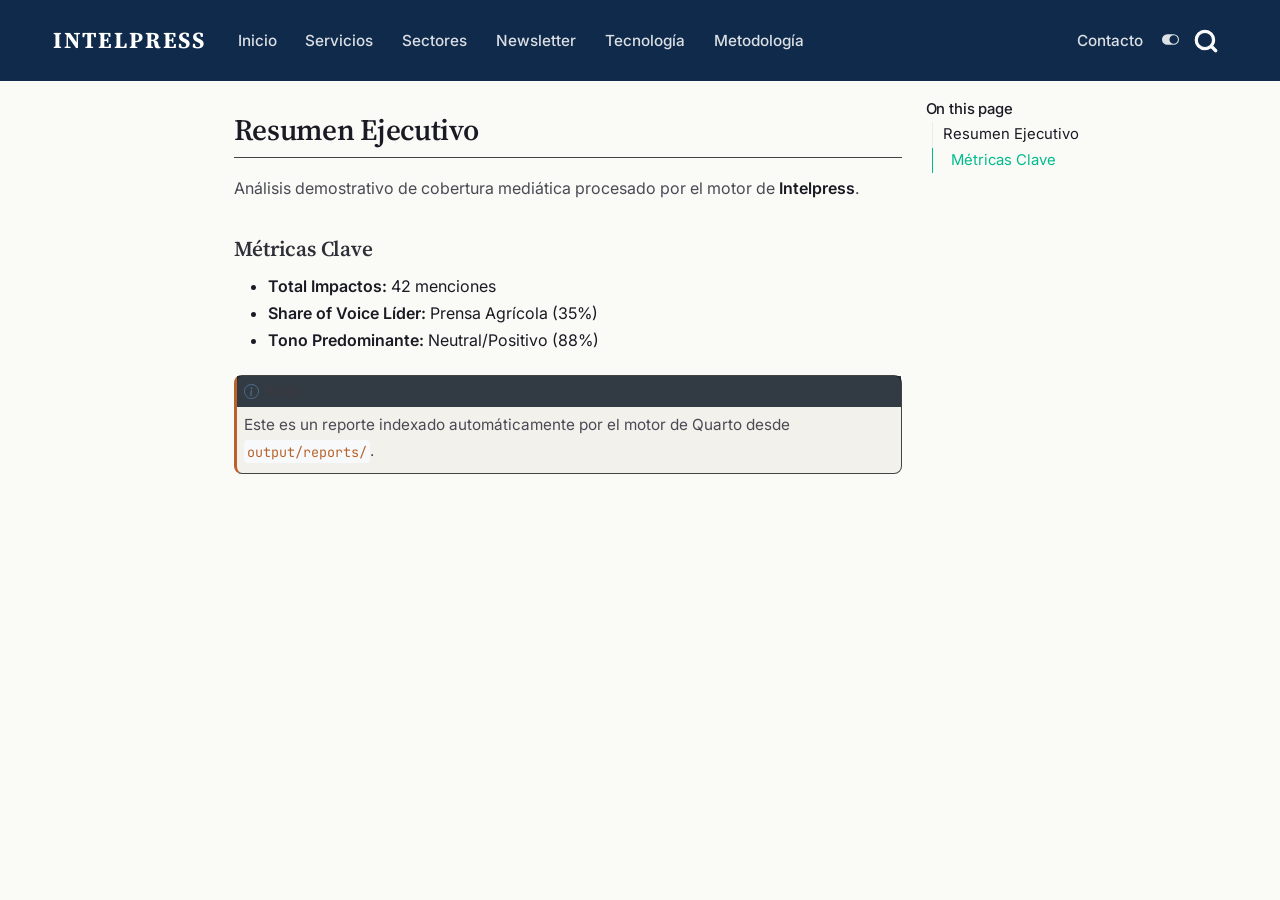
<file: docs/output/reports/demo_2026.html>
<!DOCTYPE html>
<html xmlns="http://www.w3.org/1999/xhtml" lang="en" xml:lang="en"><head>

<meta charset="utf-8">
<meta name="generator" content="quarto-1.6.39">

<meta name="viewport" content="width=device-width, initial-scale=1.0, user-scalable=yes">

<meta name="dcterms.date" content="2026-03-25">
<meta name="description" content="Informe demostrativo sobre cobertura de prensa y análisis de sentimiento sectorial.">

<title>Briefing Ejecutivo de Prueba - CLAP 2026 – Intelpress</title>
<style>
code{white-space: pre-wrap;}
span.smallcaps{font-variant: small-caps;}
div.columns{display: flex; gap: min(4vw, 1.5em);}
div.column{flex: auto; overflow-x: auto;}
div.hanging-indent{margin-left: 1.5em; text-indent: -1.5em;}
ul.task-list{list-style: none;}
ul.task-list li input[type="checkbox"] {
  width: 0.8em;
  margin: 0 0.8em 0.2em -1em; /* quarto-specific, see https://github.com/quarto-dev/quarto-cli/issues/4556 */ 
  vertical-align: middle;
}
</style>


<script src="../../site_libs/quarto-nav/quarto-nav.js"></script>
<script src="../../site_libs/quarto-nav/headroom.min.js"></script>
<script src="../../site_libs/clipboard/clipboard.min.js"></script>
<script src="../../site_libs/quarto-search/autocomplete.umd.js"></script>
<script src="../../site_libs/quarto-search/fuse.min.js"></script>
<script src="../../site_libs/quarto-search/quarto-search.js"></script>
<meta name="quarto:offset" content="../../">
<script src="../../site_libs/quarto-html/quarto.js"></script>
<script src="../../site_libs/quarto-html/popper.min.js"></script>
<script src="../../site_libs/quarto-html/tippy.umd.min.js"></script>
<script src="../../site_libs/quarto-html/anchor.min.js"></script>
<link href="../../site_libs/quarto-html/tippy.css" rel="stylesheet">
<link href="../../site_libs/quarto-html/quarto-syntax-highlighting-e26003cea8cd680ca0c55a263523d882.css" rel="stylesheet" class="quarto-color-scheme" id="quarto-text-highlighting-styles">
<link href="../../site_libs/quarto-html/quarto-syntax-highlighting-dark-d166b450ba5a8e9f7a0ab969bf6592c1.css" rel="stylesheet" class="quarto-color-scheme quarto-color-alternate" id="quarto-text-highlighting-styles">
<script src="../../site_libs/bootstrap/bootstrap.min.js"></script>
<link href="../../site_libs/bootstrap/bootstrap-icons.css" rel="stylesheet">
<link href="../../site_libs/bootstrap/bootstrap-53c77ba575e4f7c3f2c7c6c40fffa11d.min.css" rel="stylesheet" append-hash="true" class="quarto-color-scheme" id="quarto-bootstrap" data-mode="light">
<link href="../../site_libs/bootstrap/bootstrap-dark-89e16b677cd7d83afdc1af97f12e1cdc.min.css" rel="stylesheet" append-hash="true" class="quarto-color-scheme quarto-color-alternate" id="quarto-bootstrap" data-mode="dark">
<script id="quarto-search-options" type="application/json">{
  "location": "navbar",
  "copy-button": false,
  "collapse-after": 3,
  "panel-placement": "end",
  "type": "overlay",
  "limit": 50,
  "keyboard-shortcut": [
    "f",
    "/",
    "s"
  ],
  "show-item-context": false,
  "language": {
    "search-no-results-text": "No results",
    "search-matching-documents-text": "matching documents",
    "search-copy-link-title": "Copy link to search",
    "search-hide-matches-text": "Hide additional matches",
    "search-more-match-text": "more match in this document",
    "search-more-matches-text": "more matches in this document",
    "search-clear-button-title": "Clear",
    "search-text-placeholder": "",
    "search-detached-cancel-button-title": "Cancel",
    "search-submit-button-title": "Submit",
    "search-label": "Search"
  }
}</script>
<style>html{ scroll-behavior: smooth; }</style>
<link rel="preconnect" href="https://fonts.googleapis.com">
<link rel="preconnect" href="https://fonts.gstatic.com" crossorigin="">
<link href="https://fonts.googleapis.com/css2?family=Inter:wght@400;500;600;700&amp;family=Source+Serif+4:ital,opsz,wght@0,8..60,400;0,8..60,600;0,8..60,700;1,8..60,400&amp;family=JetBrains+Mono:wght@400;500&amp;display=swap" rel="stylesheet">


<link rel="stylesheet" href="../../styles.css">
</head>

<body class="nav-fixed">

<div id="quarto-search-results"></div>
  <header id="quarto-header" class="headroom fixed-top">
    <nav class="navbar navbar-expand-lg " data-bs-theme="dark">
      <div class="navbar-container container-fluid">
      <div class="navbar-brand-container mx-auto">
    <a class="navbar-brand" href="../../index.html">
    <span class="navbar-title">Intelpress</span>
    </a>
  </div>
            <div id="quarto-search" class="" title="Search"></div>
          <button class="navbar-toggler" type="button" data-bs-toggle="collapse" data-bs-target="#navbarCollapse" aria-controls="navbarCollapse" role="menu" aria-expanded="false" aria-label="Toggle navigation" onclick="if (window.quartoToggleHeadroom) { window.quartoToggleHeadroom(); }">
  <span class="navbar-toggler-icon"></span>
</button>
          <div class="collapse navbar-collapse" id="navbarCollapse">
            <ul class="navbar-nav navbar-nav-scroll me-auto">
  <li class="nav-item">
    <a class="nav-link" href="../../index.html"> 
<span class="menu-text">Inicio</span></a>
  </li>  
  <li class="nav-item">
    <a class="nav-link" href="../../servicios/index.html"> 
<span class="menu-text">Servicios</span></a>
  </li>  
  <li class="nav-item">
    <a class="nav-link" href="../../sectores/index.html"> 
<span class="menu-text">Sectores</span></a>
  </li>  
  <li class="nav-item">
    <a class="nav-link" href="../../newsletter/index.html"> 
<span class="menu-text">Newsletter</span></a>
  </li>  
  <li class="nav-item">
    <a class="nav-link" href="../../tecnologia/index.html"> 
<span class="menu-text">Tecnología</span></a>
  </li>  
  <li class="nav-item">
    <a class="nav-link" href="../../metodologia/index.html"> 
<span class="menu-text">Metodología</span></a>
  </li>  
</ul>
            <ul class="navbar-nav navbar-nav-scroll ms-auto">
  <li class="nav-item">
    <a class="nav-link" href="../../contacto.html"> 
<span class="menu-text">Contacto</span></a>
  </li>  
</ul>
          </div> <!-- /navcollapse -->
            <div class="quarto-navbar-tools">
  <a href="" class="quarto-color-scheme-toggle quarto-navigation-tool  px-1" onclick="window.quartoToggleColorScheme(); return false;" title="Toggle dark mode"><i class="bi"></i></a>
</div>
      </div> <!-- /container-fluid -->
    </nav>
</header>
<!-- content -->
<div id="quarto-content" class="quarto-container page-columns page-rows-contents page-layout-article page-navbar">
<!-- sidebar -->
<!-- margin-sidebar -->
    <div id="quarto-margin-sidebar" class="sidebar margin-sidebar">
        <nav id="TOC" role="doc-toc" class="toc-active">
    <h2 id="toc-title">On this page</h2>
   
  <ul>
  <li><a href="#resumen-ejecutivo" id="toc-resumen-ejecutivo" class="nav-link active" data-scroll-target="#resumen-ejecutivo">Resumen Ejecutivo</a>
  <ul class="collapse">
  <li><a href="#métricas-clave" id="toc-métricas-clave" class="nav-link" data-scroll-target="#métricas-clave">Métricas Clave</a></li>
  </ul></li>
  </ul>
</nav>
    </div>
<!-- main -->
<main class="content" id="quarto-document-content">

<header id="title-block-header" class="quarto-title-block default">
<div class="quarto-title">
<h1 class="title">Briefing Ejecutivo de Prueba - CLAP 2026</h1>
</div>

<div>
  <div class="description">
    Informe demostrativo sobre cobertura de prensa y análisis de sentimiento sectorial.
  </div>
</div>


<div class="quarto-title-meta">

    
    <div>
    <div class="quarto-title-meta-heading">Published</div>
    <div class="quarto-title-meta-contents">
      <p class="date">March 25, 2026</p>
    </div>
  </div>
  
    
  </div>
  


</header>


<section id="resumen-ejecutivo" class="level2">
<h2 class="anchored" data-anchor-id="resumen-ejecutivo">Resumen Ejecutivo</h2>
<p>Análisis demostrativo de cobertura mediática procesado por el motor de <strong>Intelpress</strong>.</p>
<section id="métricas-clave" class="level3">
<h3 class="anchored" data-anchor-id="métricas-clave">Métricas Clave</h3>
<ul>
<li><strong>Total Impactos:</strong> 42 menciones</li>
<li><strong>Share of Voice Líder:</strong> Prensa Agrícola (35%)</li>
<li><strong>Tono Predominante:</strong> Neutral/Positivo (88%)</li>
</ul>
<div class="callout callout-style-default callout-note callout-titled">
<div class="callout-header d-flex align-content-center">
<div class="callout-icon-container">
<i class="callout-icon"></i>
</div>
<div class="callout-title-container flex-fill">
Note
</div>
</div>
<div class="callout-body-container callout-body">
<p>Este es un reporte indexado automáticamente por el motor de Quarto desde <code>output/reports/</code>.</p>
</div>
</div>


</section>
</section>

</main> <!-- /main -->
<script id="quarto-html-after-body" type="application/javascript">
window.document.addEventListener("DOMContentLoaded", function (event) {
  const toggleBodyColorMode = (bsSheetEl) => {
    const mode = bsSheetEl.getAttribute("data-mode");
    const bodyEl = window.document.querySelector("body");
    if (mode === "dark") {
      bodyEl.classList.add("quarto-dark");
      bodyEl.classList.remove("quarto-light");
    } else {
      bodyEl.classList.add("quarto-light");
      bodyEl.classList.remove("quarto-dark");
    }
  }
  const toggleBodyColorPrimary = () => {
    const bsSheetEl = window.document.querySelector("link#quarto-bootstrap");
    if (bsSheetEl) {
      toggleBodyColorMode(bsSheetEl);
    }
  }
  toggleBodyColorPrimary();  
  const disableStylesheet = (stylesheets) => {
    for (let i=0; i < stylesheets.length; i++) {
      const stylesheet = stylesheets[i];
      stylesheet.rel = 'prefetch';
    }
  }
  const enableStylesheet = (stylesheets) => {
    for (let i=0; i < stylesheets.length; i++) {
      const stylesheet = stylesheets[i];
      stylesheet.rel = 'stylesheet';
    }
  }
  const manageTransitions = (selector, allowTransitions) => {
    const els = window.document.querySelectorAll(selector);
    for (let i=0; i < els.length; i++) {
      const el = els[i];
      if (allowTransitions) {
        el.classList.remove('notransition');
      } else {
        el.classList.add('notransition');
      }
    }
  }
  const toggleGiscusIfUsed = (isAlternate, darkModeDefault) => {
    const baseTheme = document.querySelector('#giscus-base-theme')?.value ?? 'light';
    const alternateTheme = document.querySelector('#giscus-alt-theme')?.value ?? 'dark';
    let newTheme = '';
    if(darkModeDefault) {
      newTheme = isAlternate ? baseTheme : alternateTheme;
    } else {
      newTheme = isAlternate ? alternateTheme : baseTheme;
    }
    const changeGiscusTheme = () => {
      // From: https://github.com/giscus/giscus/issues/336
      const sendMessage = (message) => {
        const iframe = document.querySelector('iframe.giscus-frame');
        if (!iframe) return;
        iframe.contentWindow.postMessage({ giscus: message }, 'https://giscus.app');
      }
      sendMessage({
        setConfig: {
          theme: newTheme
        }
      });
    }
    const isGiscussLoaded = window.document.querySelector('iframe.giscus-frame') !== null;
    if (isGiscussLoaded) {
      changeGiscusTheme();
    }
  }
  const toggleColorMode = (alternate) => {
    // Switch the stylesheets
    const alternateStylesheets = window.document.querySelectorAll('link.quarto-color-scheme.quarto-color-alternate');
    manageTransitions('#quarto-margin-sidebar .nav-link', false);
    if (alternate) {
      enableStylesheet(alternateStylesheets);
      for (const sheetNode of alternateStylesheets) {
        if (sheetNode.id === "quarto-bootstrap") {
          toggleBodyColorMode(sheetNode);
        }
      }
    } else {
      disableStylesheet(alternateStylesheets);
      toggleBodyColorPrimary();
    }
    manageTransitions('#quarto-margin-sidebar .nav-link', true);
    // Switch the toggles
    const toggles = window.document.querySelectorAll('.quarto-color-scheme-toggle');
    for (let i=0; i < toggles.length; i++) {
      const toggle = toggles[i];
      if (toggle) {
        if (alternate) {
          toggle.classList.add("alternate");     
        } else {
          toggle.classList.remove("alternate");
        }
      }
    }
    // Hack to workaround the fact that safari doesn't
    // properly recolor the scrollbar when toggling (#1455)
    if (navigator.userAgent.indexOf('Safari') > 0 && navigator.userAgent.indexOf('Chrome') == -1) {
      manageTransitions("body", false);
      window.scrollTo(0, 1);
      setTimeout(() => {
        window.scrollTo(0, 0);
        manageTransitions("body", true);
      }, 40);  
    }
  }
  const isFileUrl = () => { 
    return window.location.protocol === 'file:';
  }
  const hasAlternateSentinel = () => {  
    let styleSentinel = getColorSchemeSentinel();
    if (styleSentinel !== null) {
      return styleSentinel === "alternate";
    } else {
      return false;
    }
  }
  const setStyleSentinel = (alternate) => {
    const value = alternate ? "alternate" : "default";
    if (!isFileUrl()) {
      window.localStorage.setItem("quarto-color-scheme", value);
    } else {
      localAlternateSentinel = value;
    }
  }
  const getColorSchemeSentinel = () => {
    if (!isFileUrl()) {
      const storageValue = window.localStorage.getItem("quarto-color-scheme");
      return storageValue != null ? storageValue : localAlternateSentinel;
    } else {
      return localAlternateSentinel;
    }
  }
  const darkModeDefault = true;
  let localAlternateSentinel = darkModeDefault ? 'alternate' : 'default';
  // Dark / light mode switch
  window.quartoToggleColorScheme = () => {
    // Read the current dark / light value 
    let toAlternate = !hasAlternateSentinel();
    toggleColorMode(toAlternate);
    setStyleSentinel(toAlternate);
    toggleGiscusIfUsed(toAlternate, darkModeDefault);
  };
  // Ensure there is a toggle, if there isn't float one in the top right
  if (window.document.querySelector('.quarto-color-scheme-toggle') === null) {
    const a = window.document.createElement('a');
    a.classList.add('top-right');
    a.classList.add('quarto-color-scheme-toggle');
    a.href = "";
    a.onclick = function() { try { window.quartoToggleColorScheme(); } catch {} return false; };
    const i = window.document.createElement("i");
    i.classList.add('bi');
    a.appendChild(i);
    window.document.body.appendChild(a);
  }
  // Switch to dark mode if need be
  if (hasAlternateSentinel()) {
    toggleColorMode(true);
  } else {
    toggleColorMode(false);
  }
  const icon = "";
  const anchorJS = new window.AnchorJS();
  anchorJS.options = {
    placement: 'right',
    icon: icon
  };
  anchorJS.add('.anchored');
  const isCodeAnnotation = (el) => {
    for (const clz of el.classList) {
      if (clz.startsWith('code-annotation-')) {                     
        return true;
      }
    }
    return false;
  }
  const onCopySuccess = function(e) {
    // button target
    const button = e.trigger;
    // don't keep focus
    button.blur();
    // flash "checked"
    button.classList.add('code-copy-button-checked');
    var currentTitle = button.getAttribute("title");
    button.setAttribute("title", "Copied!");
    let tooltip;
    if (window.bootstrap) {
      button.setAttribute("data-bs-toggle", "tooltip");
      button.setAttribute("data-bs-placement", "left");
      button.setAttribute("data-bs-title", "Copied!");
      tooltip = new bootstrap.Tooltip(button, 
        { trigger: "manual", 
          customClass: "code-copy-button-tooltip",
          offset: [0, -8]});
      tooltip.show();    
    }
    setTimeout(function() {
      if (tooltip) {
        tooltip.hide();
        button.removeAttribute("data-bs-title");
        button.removeAttribute("data-bs-toggle");
        button.removeAttribute("data-bs-placement");
      }
      button.setAttribute("title", currentTitle);
      button.classList.remove('code-copy-button-checked');
    }, 1000);
    // clear code selection
    e.clearSelection();
  }
  const getTextToCopy = function(trigger) {
      const codeEl = trigger.previousElementSibling.cloneNode(true);
      for (const childEl of codeEl.children) {
        if (isCodeAnnotation(childEl)) {
          childEl.remove();
        }
      }
      return codeEl.innerText;
  }
  const clipboard = new window.ClipboardJS('.code-copy-button:not([data-in-quarto-modal])', {
    text: getTextToCopy
  });
  clipboard.on('success', onCopySuccess);
  if (window.document.getElementById('quarto-embedded-source-code-modal')) {
    const clipboardModal = new window.ClipboardJS('.code-copy-button[data-in-quarto-modal]', {
      text: getTextToCopy,
      container: window.document.getElementById('quarto-embedded-source-code-modal')
    });
    clipboardModal.on('success', onCopySuccess);
  }
    var localhostRegex = new RegExp(/^(?:http|https):\/\/localhost\:?[0-9]*\//);
    var mailtoRegex = new RegExp(/^mailto:/);
      var filterRegex = new RegExp("https:\/\/intelpress\.cl");
    var isInternal = (href) => {
        return filterRegex.test(href) || localhostRegex.test(href) || mailtoRegex.test(href);
    }
    // Inspect non-navigation links and adorn them if external
 	var links = window.document.querySelectorAll('a[href]:not(.nav-link):not(.navbar-brand):not(.toc-action):not(.sidebar-link):not(.sidebar-item-toggle):not(.pagination-link):not(.no-external):not([aria-hidden]):not(.dropdown-item):not(.quarto-navigation-tool):not(.about-link)');
    for (var i=0; i<links.length; i++) {
      const link = links[i];
      if (!isInternal(link.href)) {
        // undo the damage that might have been done by quarto-nav.js in the case of
        // links that we want to consider external
        if (link.dataset.originalHref !== undefined) {
          link.href = link.dataset.originalHref;
        }
          // target, if specified
          link.setAttribute("target", "_blank");
          if (link.getAttribute("rel") === null) {
            link.setAttribute("rel", "noopener");
          }
      }
    }
  function tippyHover(el, contentFn, onTriggerFn, onUntriggerFn) {
    const config = {
      allowHTML: true,
      maxWidth: 500,
      delay: 100,
      arrow: false,
      appendTo: function(el) {
          return el.parentElement;
      },
      interactive: true,
      interactiveBorder: 10,
      theme: 'quarto',
      placement: 'bottom-start',
    };
    if (contentFn) {
      config.content = contentFn;
    }
    if (onTriggerFn) {
      config.onTrigger = onTriggerFn;
    }
    if (onUntriggerFn) {
      config.onUntrigger = onUntriggerFn;
    }
    window.tippy(el, config); 
  }
  const noterefs = window.document.querySelectorAll('a[role="doc-noteref"]');
  for (var i=0; i<noterefs.length; i++) {
    const ref = noterefs[i];
    tippyHover(ref, function() {
      // use id or data attribute instead here
      let href = ref.getAttribute('data-footnote-href') || ref.getAttribute('href');
      try { href = new URL(href).hash; } catch {}
      const id = href.replace(/^#\/?/, "");
      const note = window.document.getElementById(id);
      if (note) {
        return note.innerHTML;
      } else {
        return "";
      }
    });
  }
  const xrefs = window.document.querySelectorAll('a.quarto-xref');
  const processXRef = (id, note) => {
    // Strip column container classes
    const stripColumnClz = (el) => {
      el.classList.remove("page-full", "page-columns");
      if (el.children) {
        for (const child of el.children) {
          stripColumnClz(child);
        }
      }
    }
    stripColumnClz(note)
    if (id === null || id.startsWith('sec-')) {
      // Special case sections, only their first couple elements
      const container = document.createElement("div");
      if (note.children && note.children.length > 2) {
        container.appendChild(note.children[0].cloneNode(true));
        for (let i = 1; i < note.children.length; i++) {
          const child = note.children[i];
          if (child.tagName === "P" && child.innerText === "") {
            continue;
          } else {
            container.appendChild(child.cloneNode(true));
            break;
          }
        }
        if (window.Quarto?.typesetMath) {
          window.Quarto.typesetMath(container);
        }
        return container.innerHTML
      } else {
        if (window.Quarto?.typesetMath) {
          window.Quarto.typesetMath(note);
        }
        return note.innerHTML;
      }
    } else {
      // Remove any anchor links if they are present
      const anchorLink = note.querySelector('a.anchorjs-link');
      if (anchorLink) {
        anchorLink.remove();
      }
      if (window.Quarto?.typesetMath) {
        window.Quarto.typesetMath(note);
      }
      if (note.classList.contains("callout")) {
        return note.outerHTML;
      } else {
        return note.innerHTML;
      }
    }
  }
  for (var i=0; i<xrefs.length; i++) {
    const xref = xrefs[i];
    tippyHover(xref, undefined, function(instance) {
      instance.disable();
      let url = xref.getAttribute('href');
      let hash = undefined; 
      if (url.startsWith('#')) {
        hash = url;
      } else {
        try { hash = new URL(url).hash; } catch {}
      }
      if (hash) {
        const id = hash.replace(/^#\/?/, "");
        const note = window.document.getElementById(id);
        if (note !== null) {
          try {
            const html = processXRef(id, note.cloneNode(true));
            instance.setContent(html);
          } finally {
            instance.enable();
            instance.show();
          }
        } else {
          // See if we can fetch this
          fetch(url.split('#')[0])
          .then(res => res.text())
          .then(html => {
            const parser = new DOMParser();
            const htmlDoc = parser.parseFromString(html, "text/html");
            const note = htmlDoc.getElementById(id);
            if (note !== null) {
              const html = processXRef(id, note);
              instance.setContent(html);
            } 
          }).finally(() => {
            instance.enable();
            instance.show();
          });
        }
      } else {
        // See if we can fetch a full url (with no hash to target)
        // This is a special case and we should probably do some content thinning / targeting
        fetch(url)
        .then(res => res.text())
        .then(html => {
          const parser = new DOMParser();
          const htmlDoc = parser.parseFromString(html, "text/html");
          const note = htmlDoc.querySelector('main.content');
          if (note !== null) {
            // This should only happen for chapter cross references
            // (since there is no id in the URL)
            // remove the first header
            if (note.children.length > 0 && note.children[0].tagName === "HEADER") {
              note.children[0].remove();
            }
            const html = processXRef(null, note);
            instance.setContent(html);
          } 
        }).finally(() => {
          instance.enable();
          instance.show();
        });
      }
    }, function(instance) {
    });
  }
      let selectedAnnoteEl;
      const selectorForAnnotation = ( cell, annotation) => {
        let cellAttr = 'data-code-cell="' + cell + '"';
        let lineAttr = 'data-code-annotation="' +  annotation + '"';
        const selector = 'span[' + cellAttr + '][' + lineAttr + ']';
        return selector;
      }
      const selectCodeLines = (annoteEl) => {
        const doc = window.document;
        const targetCell = annoteEl.getAttribute("data-target-cell");
        const targetAnnotation = annoteEl.getAttribute("data-target-annotation");
        const annoteSpan = window.document.querySelector(selectorForAnnotation(targetCell, targetAnnotation));
        const lines = annoteSpan.getAttribute("data-code-lines").split(",");
        const lineIds = lines.map((line) => {
          return targetCell + "-" + line;
        })
        let top = null;
        let height = null;
        let parent = null;
        if (lineIds.length > 0) {
            //compute the position of the single el (top and bottom and make a div)
            const el = window.document.getElementById(lineIds[0]);
            top = el.offsetTop;
            height = el.offsetHeight;
            parent = el.parentElement.parentElement;
          if (lineIds.length > 1) {
            const lastEl = window.document.getElementById(lineIds[lineIds.length - 1]);
            const bottom = lastEl.offsetTop + lastEl.offsetHeight;
            height = bottom - top;
          }
          if (top !== null && height !== null && parent !== null) {
            // cook up a div (if necessary) and position it 
            let div = window.document.getElementById("code-annotation-line-highlight");
            if (div === null) {
              div = window.document.createElement("div");
              div.setAttribute("id", "code-annotation-line-highlight");
              div.style.position = 'absolute';
              parent.appendChild(div);
            }
            div.style.top = top - 2 + "px";
            div.style.height = height + 4 + "px";
            div.style.left = 0;
            let gutterDiv = window.document.getElementById("code-annotation-line-highlight-gutter");
            if (gutterDiv === null) {
              gutterDiv = window.document.createElement("div");
              gutterDiv.setAttribute("id", "code-annotation-line-highlight-gutter");
              gutterDiv.style.position = 'absolute';
              const codeCell = window.document.getElementById(targetCell);
              const gutter = codeCell.querySelector('.code-annotation-gutter');
              gutter.appendChild(gutterDiv);
            }
            gutterDiv.style.top = top - 2 + "px";
            gutterDiv.style.height = height + 4 + "px";
          }
          selectedAnnoteEl = annoteEl;
        }
      };
      const unselectCodeLines = () => {
        const elementsIds = ["code-annotation-line-highlight", "code-annotation-line-highlight-gutter"];
        elementsIds.forEach((elId) => {
          const div = window.document.getElementById(elId);
          if (div) {
            div.remove();
          }
        });
        selectedAnnoteEl = undefined;
      };
        // Handle positioning of the toggle
    window.addEventListener(
      "resize",
      throttle(() => {
        elRect = undefined;
        if (selectedAnnoteEl) {
          selectCodeLines(selectedAnnoteEl);
        }
      }, 10)
    );
    function throttle(fn, ms) {
    let throttle = false;
    let timer;
      return (...args) => {
        if(!throttle) { // first call gets through
            fn.apply(this, args);
            throttle = true;
        } else { // all the others get throttled
            if(timer) clearTimeout(timer); // cancel #2
            timer = setTimeout(() => {
              fn.apply(this, args);
              timer = throttle = false;
            }, ms);
        }
      };
    }
      // Attach click handler to the DT
      const annoteDls = window.document.querySelectorAll('dt[data-target-cell]');
      for (const annoteDlNode of annoteDls) {
        annoteDlNode.addEventListener('click', (event) => {
          const clickedEl = event.target;
          if (clickedEl !== selectedAnnoteEl) {
            unselectCodeLines();
            const activeEl = window.document.querySelector('dt[data-target-cell].code-annotation-active');
            if (activeEl) {
              activeEl.classList.remove('code-annotation-active');
            }
            selectCodeLines(clickedEl);
            clickedEl.classList.add('code-annotation-active');
          } else {
            // Unselect the line
            unselectCodeLines();
            clickedEl.classList.remove('code-annotation-active');
          }
        });
      }
  const findCites = (el) => {
    const parentEl = el.parentElement;
    if (parentEl) {
      const cites = parentEl.dataset.cites;
      if (cites) {
        return {
          el,
          cites: cites.split(' ')
        };
      } else {
        return findCites(el.parentElement)
      }
    } else {
      return undefined;
    }
  };
  var bibliorefs = window.document.querySelectorAll('a[role="doc-biblioref"]');
  for (var i=0; i<bibliorefs.length; i++) {
    const ref = bibliorefs[i];
    const citeInfo = findCites(ref);
    if (citeInfo) {
      tippyHover(citeInfo.el, function() {
        var popup = window.document.createElement('div');
        citeInfo.cites.forEach(function(cite) {
          var citeDiv = window.document.createElement('div');
          citeDiv.classList.add('hanging-indent');
          citeDiv.classList.add('csl-entry');
          var biblioDiv = window.document.getElementById('ref-' + cite);
          if (biblioDiv) {
            citeDiv.innerHTML = biblioDiv.innerHTML;
          }
          popup.appendChild(citeDiv);
        });
        return popup.innerHTML;
      });
    }
  }
});
</script>
</div> <!-- /content -->




<script src="../../site_libs/quarto-html/zenscroll-min.js"></script>
</body></html>
</file>
<file: docs/site_libs/quarto-html/tippy.css>
.tippy-box[data-animation=fade][data-state=hidden]{opacity:0}[data-tippy-root]{max-width:calc(100vw - 10px)}.tippy-box{position:relative;background-color:#333;color:#fff;border-radius:4px;font-size:14px;line-height:1.4;white-space:normal;outline:0;transition-property:transform,visibility,opacity}.tippy-box[data-placement^=top]>.tippy-arrow{bottom:0}.tippy-box[data-placement^=top]>.tippy-arrow:before{bottom:-7px;left:0;border-width:8px 8px 0;border-top-color:initial;transform-origin:center top}.tippy-box[data-placement^=bottom]>.tippy-arrow{top:0}.tippy-box[data-placement^=bottom]>.tippy-arrow:before{top:-7px;left:0;border-width:0 8px 8px;border-bottom-color:initial;transform-origin:center bottom}.tippy-box[data-placement^=left]>.tippy-arrow{right:0}.tippy-box[data-placement^=left]>.tippy-arrow:before{border-width:8px 0 8px 8px;border-left-color:initial;right:-7px;transform-origin:center left}.tippy-box[data-placement^=right]>.tippy-arrow{left:0}.tippy-box[data-placement^=right]>.tippy-arrow:before{left:-7px;border-width:8px 8px 8px 0;border-right-color:initial;transform-origin:center right}.tippy-box[data-inertia][data-state=visible]{transition-timing-function:cubic-bezier(.54,1.5,.38,1.11)}.tippy-arrow{width:16px;height:16px;color:#333}.tippy-arrow:before{content:"";position:absolute;border-color:transparent;border-style:solid}.tippy-content{position:relative;padding:5px 9px;z-index:1}
</file>
<file: docs/site_libs/quarto-html/quarto-syntax-highlighting-e26003cea8cd680ca0c55a263523d882.css>
/* quarto syntax highlight colors */
:root {
  --quarto-hl-ot-color: #003B4F;
  --quarto-hl-at-color: #657422;
  --quarto-hl-ss-color: #20794D;
  --quarto-hl-an-color: #5E5E5E;
  --quarto-hl-fu-color: #4758AB;
  --quarto-hl-st-color: #20794D;
  --quarto-hl-cf-color: #003B4F;
  --quarto-hl-op-color: #5E5E5E;
  --quarto-hl-er-color: #AD0000;
  --quarto-hl-bn-color: #AD0000;
  --quarto-hl-al-color: #AD0000;
  --quarto-hl-va-color: #111111;
  --quarto-hl-bu-color: inherit;
  --quarto-hl-ex-color: inherit;
  --quarto-hl-pp-color: #AD0000;
  --quarto-hl-in-color: #5E5E5E;
  --quarto-hl-vs-color: #20794D;
  --quarto-hl-wa-color: #5E5E5E;
  --quarto-hl-do-color: #5E5E5E;
  --quarto-hl-im-color: #00769E;
  --quarto-hl-ch-color: #20794D;
  --quarto-hl-dt-color: #AD0000;
  --quarto-hl-fl-color: #AD0000;
  --quarto-hl-co-color: #5E5E5E;
  --quarto-hl-cv-color: #5E5E5E;
  --quarto-hl-cn-color: #8f5902;
  --quarto-hl-sc-color: #5E5E5E;
  --quarto-hl-dv-color: #AD0000;
  --quarto-hl-kw-color: #003B4F;
}

/* other quarto variables */
:root {
  --quarto-font-monospace: SFMono-Regular, Menlo, Monaco, Consolas, "Liberation Mono", "Courier New", monospace;
}

pre > code.sourceCode > span {
  color: #003B4F;
}

code span {
  color: #003B4F;
}

code.sourceCode > span {
  color: #003B4F;
}

div.sourceCode,
div.sourceCode pre.sourceCode {
  color: #003B4F;
}

code span.ot {
  color: #003B4F;
  font-style: inherit;
}

code span.at {
  color: #657422;
  font-style: inherit;
}

code span.ss {
  color: #20794D;
  font-style: inherit;
}

code span.an {
  color: #5E5E5E;
  font-style: inherit;
}

code span.fu {
  color: #4758AB;
  font-style: inherit;
}

code span.st {
  color: #20794D;
  font-style: inherit;
}

code span.cf {
  color: #003B4F;
  font-weight: bold;
  font-style: inherit;
}

code span.op {
  color: #5E5E5E;
  font-style: inherit;
}

code span.er {
  color: #AD0000;
  font-style: inherit;
}

code span.bn {
  color: #AD0000;
  font-style: inherit;
}

code span.al {
  color: #AD0000;
  font-style: inherit;
}

code span.va {
  color: #111111;
  font-style: inherit;
}

code span.bu {
  font-style: inherit;
}

code span.ex {
  font-style: inherit;
}

code span.pp {
  color: #AD0000;
  font-style: inherit;
}

code span.in {
  color: #5E5E5E;
  font-style: inherit;
}

code span.vs {
  color: #20794D;
  font-style: inherit;
}

code span.wa {
  color: #5E5E5E;
  font-style: italic;
}

code span.do {
  color: #5E5E5E;
  font-style: italic;
}

code span.im {
  color: #00769E;
  font-style: inherit;
}

code span.ch {
  color: #20794D;
  font-style: inherit;
}

code span.dt {
  color: #AD0000;
  font-style: inherit;
}

code span.fl {
  color: #AD0000;
  font-style: inherit;
}

code span.co {
  color: #5E5E5E;
  font-style: inherit;
}

code span.cv {
  color: #5E5E5E;
  font-style: italic;
}

code span.cn {
  color: #8f5902;
  font-style: inherit;
}

code span.sc {
  color: #5E5E5E;
  font-style: inherit;
}

code span.dv {
  color: #AD0000;
  font-style: inherit;
}

code span.kw {
  color: #003B4F;
  font-weight: bold;
  font-style: inherit;
}

.prevent-inlining {
  content: "</";
}

/*# sourceMappingURL=e90e9ab646ea9b1aaa61e089606e0f97.css.map */
</file>
<file: docs/site_libs/quarto-html/quarto-syntax-highlighting-dark-d166b450ba5a8e9f7a0ab969bf6592c1.css>
/* quarto syntax highlight colors */
:root {
  --quarto-hl-al-color: #f07178;
  --quarto-hl-an-color: #d4d0ab;
  --quarto-hl-at-color: #00e0e0;
  --quarto-hl-bn-color: #d4d0ab;
  --quarto-hl-bu-color: #abe338;
  --quarto-hl-ch-color: #abe338;
  --quarto-hl-co-color: #f8f8f2;
  --quarto-hl-cv-color: #ffd700;
  --quarto-hl-cn-color: #ffd700;
  --quarto-hl-cf-color: #ffa07a;
  --quarto-hl-dt-color: #ffa07a;
  --quarto-hl-dv-color: #d4d0ab;
  --quarto-hl-do-color: #f8f8f2;
  --quarto-hl-er-color: #f07178;
  --quarto-hl-ex-color: #00e0e0;
  --quarto-hl-fl-color: #d4d0ab;
  --quarto-hl-fu-color: #ffa07a;
  --quarto-hl-im-color: #abe338;
  --quarto-hl-in-color: #d4d0ab;
  --quarto-hl-kw-color: #ffa07a;
  --quarto-hl-op-color: #ffa07a;
  --quarto-hl-ot-color: #00e0e0;
  --quarto-hl-pp-color: #dcc6e0;
  --quarto-hl-re-color: #00e0e0;
  --quarto-hl-sc-color: #abe338;
  --quarto-hl-ss-color: #abe338;
  --quarto-hl-st-color: #abe338;
  --quarto-hl-va-color: #00e0e0;
  --quarto-hl-vs-color: #abe338;
  --quarto-hl-wa-color: #dcc6e0;
}

/* other quarto variables */
:root {
  --quarto-font-monospace: SFMono-Regular, Menlo, Monaco, Consolas, "Liberation Mono", "Courier New", monospace;
}

code span.al {
  background-color: #2a0f15;
  font-weight: bold;
  color: #f07178;
}

code span.an {
  color: #d4d0ab;
}

code span.at {
  color: #00e0e0;
}

code span.bn {
  color: #d4d0ab;
}

code span.bu {
  color: #abe338;
}

code span.ch {
  color: #abe338;
}

code span.co {
  font-style: italic;
  color: #f8f8f2;
}

code span.cv {
  color: #ffd700;
}

code span.cn {
  color: #ffd700;
}

code span.cf {
  font-weight: bold;
  color: #ffa07a;
}

code span.dt {
  color: #ffa07a;
}

code span.dv {
  color: #d4d0ab;
}

code span.do {
  color: #f8f8f2;
}

code span.er {
  color: #f07178;
  text-decoration: underline;
}

code span.ex {
  font-weight: bold;
  color: #00e0e0;
}

code span.fl {
  color: #d4d0ab;
}

code span.fu {
  color: #ffa07a;
}

code span.im {
  color: #abe338;
}

code span.in {
  color: #d4d0ab;
}

code span.kw {
  font-weight: bold;
  color: #ffa07a;
}

pre > code.sourceCode > span {
  color: #f8f8f2;
}

code span {
  color: #f8f8f2;
}

code.sourceCode > span {
  color: #f8f8f2;
}

div.sourceCode,
div.sourceCode pre.sourceCode {
  color: #f8f8f2;
}

code span.op {
  color: #ffa07a;
}

code span.ot {
  color: #00e0e0;
}

code span.pp {
  color: #dcc6e0;
}

code span.re {
  background-color: #f8f8f2;
  color: #00e0e0;
}

code span.sc {
  color: #abe338;
}

code span.ss {
  color: #abe338;
}

code span.st {
  color: #abe338;
}

code span.va {
  color: #00e0e0;
}

code span.vs {
  color: #abe338;
}

code span.wa {
  color: #dcc6e0;
}

.prevent-inlining {
  content: "</";
}

/*# sourceMappingURL=72bb05760472c1bb0bbb1d76e21bc2a0.css.map */
</file>
<file: docs/styles.css>
/* ==========================================================================
   INTELPRESS — Estilos principales
   Presencia Inteligente · Media Intelligence para Chile
   ========================================================================== */

:root {
  /* Colores base — modo claro */
  --bg-page:        #fafaf7;
  --bg-surface:     #ffffff;
  --bg-soft:        #f3f1eb;
  --text-primary:   #1a1a24;
  --text-secondary: #4a4a55;
  --text-tertiary:  #7a7a85;
  --border-soft:    #e5e3dc;
  --border-strong:  #d0cec4;

  /* Acentos */
  --accent-primary: #0f2a4a;   /* Azul marino profundo */
  --accent-hover:   #1a3d66;
  --accent-warm:    #b8632c;   /* Terracota */
  --accent-warm-soft: #f5ebe3;

  /* Tipografía */
  --font-serif: 'Source Serif 4', Georgia, 'Times New Roman', serif;
  --font-sans:  'Inter', -apple-system, BlinkMacSystemFont, 'Segoe UI', sans-serif;
  --font-mono:  'JetBrains Mono', 'Courier New', monospace;

  /* Espaciado */
  --container-max: 1100px;
  --container-narrow: 760px;
  --radius-sm: 4px;
  --radius-md: 8px;
  --radius-lg: 12px;
}

/* Modo oscuro */
[data-bs-theme="dark"] {
  --bg-page:        #0f1419;
  --bg-surface:     #1a1f28;
  --bg-soft:        #232833;
  --text-primary:   #e8e8ea;
  --text-secondary: #b0b0b8;
  --text-tertiary:  #7a7a85;
  --border-soft:    #2a3040;
  --border-strong:  #3a4050;
  --accent-primary: #7aa2f7;
  --accent-hover:   #9bb8fa;
  --accent-warm:    #d98b58;
  --accent-warm-soft: #2a1f18;
}

/* --------------------------------------------------------------------------
   Base
   -------------------------------------------------------------------------- */

html {
  scroll-behavior: smooth;
}

body {
  background-color: var(--bg-page);
  color: var(--text-primary);
  font-family: var(--font-sans);
  font-size: 16px;
  line-height: 1.7;
  -webkit-font-smoothing: antialiased;
}

#quarto-content {
  max-width: var(--container-max);
  margin: 0 auto;
  padding: 0 1.5rem;
}

main.content {
  padding-top: 2rem;
  padding-bottom: 4rem;
}

/* --------------------------------------------------------------------------
   Tipografía
   -------------------------------------------------------------------------- */

h1, h2, h3, h4 {
  font-family: var(--font-serif);
  color: var(--text-primary);
  font-weight: 600;
  line-height: 1.25;
  letter-spacing: -0.01em;
}

h1 {
  font-size: 2.5rem;
  margin-bottom: 0.8rem;
  font-weight: 700;
}

h2 {
  font-size: 1.75rem;
  margin-top: 3rem;
  margin-bottom: 1rem;
}

h3 {
  font-size: 1.25rem;
  margin-top: 2rem;
  margin-bottom: 0.6rem;
}

h4 {
  font-size: 1.05rem;
  margin-bottom: 0.5rem;
}

p {
  color: var(--text-secondary);
  margin-bottom: 1.1rem;
}

a {
  color: var(--accent-primary);
  text-decoration: none;
  border-bottom: 1px solid transparent;
  transition: border-color 0.15s ease, color 0.15s ease;
}

a:hover {
  color: var(--accent-hover);
  border-bottom-color: var(--accent-hover);
}

strong {
  color: var(--text-primary);
  font-weight: 600;
}

blockquote {
  border-left: 3px solid var(--accent-warm);
  padding-left: 1.25rem;
  font-family: var(--font-serif);
  font-size: 1.1rem;
  font-style: italic;
  color: var(--text-secondary);
  margin: 2rem 0;
}

code {
  font-family: var(--font-mono);
  font-size: 0.88em;
  background-color: var(--bg-soft);
  padding: 0.15em 0.35em;
  border-radius: var(--radius-sm);
  color: var(--accent-warm);
}

/* --------------------------------------------------------------------------
   Navbar
   -------------------------------------------------------------------------- */

.navbar {
  background-color: var(--bg-surface) !important;
  border-bottom: 1px solid var(--border-soft);
  padding: 0.9rem 0 !important;
  font-family: var(--font-sans);
}

.navbar-brand {
  font-family: var(--font-serif);
  font-weight: 700;
  font-size: 1.35rem;
  letter-spacing: 0.08em;
  color: var(--text-primary) !important;
  text-transform: uppercase;
}

.navbar .nav-link {
  color: var(--text-secondary) !important;
  font-size: 0.9rem;
  font-weight: 500;
  padding: 0.4rem 0.85rem !important;
  transition: color 0.15s ease;
}

.navbar .nav-link:hover,
.navbar .nav-link.active {
  color: var(--accent-primary) !important;
}

.navbar .nav-cta {
  background-color: var(--accent-primary);
  color: #ffffff !important;
  border-radius: var(--radius-sm);
  padding: 0.45rem 1.1rem !important;
  margin-left: 0.5rem;
}

.navbar .nav-cta:hover {
  background-color: var(--accent-hover);
  color: #ffffff !important;
}

/* --------------------------------------------------------------------------
   Hero
   -------------------------------------------------------------------------- */

.hero {
  padding: 4rem 0 3rem;
  border-bottom: 1px solid var(--border-soft);
  margin-bottom: 3rem;
}

.hero .eyebrow {
  font-family: var(--font-sans);
  font-size: 0.75rem;
  font-weight: 600;
  letter-spacing: 0.15em;
  text-transform: uppercase;
  color: var(--accent-warm);
  margin-bottom: 1.2rem;
}

.hero h1 {
  font-size: 3rem;
  max-width: 820px;
  margin-bottom: 1.5rem;
}

.hero .lead {
  font-family: var(--font-serif);
  font-size: 1.25rem;
  line-height: 1.55;
  color: var(--text-secondary);
  max-width: 680px;
  margin-bottom: 2rem;
}

.hero .hero-meta {
  font-family: var(--font-sans);
  font-size: 0.85rem;
  color: var(--text-tertiary);
  letter-spacing: 0.05em;
}

/* --------------------------------------------------------------------------
   Secciones
   -------------------------------------------------------------------------- */

.section {
  padding: 3rem 0;
}

.section-label {
  font-family: var(--font-sans);
  font-size: 0.72rem;
  font-weight: 600;
  letter-spacing: 0.15em;
  text-transform: uppercase;
  color: var(--accent-warm);
  margin-bottom: 0.6rem;
}

.section-title {
  font-size: 1.9rem;
  margin-bottom: 2rem;
  max-width: 720px;
}

/* --------------------------------------------------------------------------
   Grid genérico
   -------------------------------------------------------------------------- */

.grid-3 {
  display: grid;
  grid-template-columns: repeat(3, 1fr);
  gap: 1.5rem;
  margin: 2rem 0;
}

.grid-4 {
  display: grid;
  grid-template-columns: repeat(4, 1fr);
  gap: 1.25rem;
  margin: 2rem 0;
}

.grid-2 {
  display: grid;
  grid-template-columns: repeat(2, 1fr);
  gap: 1.5rem;
  margin: 2rem 0;
}

@media (max-width: 900px) {
  .grid-3, .grid-4, .grid-2 {
    grid-template-columns: 1fr;
  }
}

/* --------------------------------------------------------------------------
   Cards de servicios
   -------------------------------------------------------------------------- */

.service-card {
  background-color: var(--bg-surface);
  border: 1px solid var(--border-soft);
  border-radius: var(--radius-md);
  padding: 1.75rem 1.5rem;
  transition: border-color 0.2s ease, transform 0.2s ease;
}

.service-card:hover {
  border-color: var(--accent-primary);
  transform: translateY(-2px);
}

.service-card .service-num {
  font-family: var(--font-serif);
  font-size: 0.85rem;
  font-weight: 600;
  color: var(--accent-warm);
  letter-spacing: 0.1em;
  margin-bottom: 0.9rem;
}

.service-card h3 {
  font-size: 1.2rem;
  margin-top: 0;
  margin-bottom: 0.7rem;
  color: var(--text-primary);
}

.service-card p {
  font-size: 0.95rem;
  margin-bottom: 0;
  color: var(--text-secondary);
}

/* --------------------------------------------------------------------------
   Pasos (how it works)
   -------------------------------------------------------------------------- */

.step {
  padding: 1.25rem 0;
  border-top: 1px solid var(--border-soft);
}

.step:last-child {
  border-bottom: 1px solid var(--border-soft);
}

.step-num {
  font-family: var(--font-serif);
  font-size: 0.85rem;
  font-weight: 600;
  color: var(--accent-warm);
  letter-spacing: 0.1em;
  margin-bottom: 0.4rem;
}

.step h4 {
  font-size: 1.1rem;
  margin-bottom: 0.4rem;
}

.step p {
  font-size: 0.95rem;
  margin-bottom: 0;
}

/* --------------------------------------------------------------------------
   Sectores
   -------------------------------------------------------------------------- */

.sector-grid {
  display: grid;
  grid-template-columns: repeat(4, 1fr);
  gap: 1rem;
  margin: 2rem 0;
}

@media (max-width: 900px) {
  .sector-grid {
    grid-template-columns: repeat(2, 1fr);
  }
}

@media (max-width: 500px) {
  .sector-grid {
    grid-template-columns: 1fr;
  }
}

.sector-item {
  background-color: var(--bg-surface);
  border: 1px solid var(--border-soft);
  border-radius: var(--radius-md);
  padding: 1.25rem 1.1rem;
  text-align: left;
  transition: border-color 0.15s ease;
  display: block;
}

.sector-item:hover {
  border-color: var(--accent-primary);
  border-bottom-color: var(--accent-primary);
}

.sector-item .sector-name {
  font-family: var(--font-serif);
  font-size: 1.05rem;
  font-weight: 600;
  color: var(--text-primary);
  margin-bottom: 0.3rem;
  display: block;
}

.sector-item .sector-desc {
  font-size: 0.82rem;
  color: var(--text-tertiary);
  line-height: 1.5;
  display: block;
}

/* --------------------------------------------------------------------------
   CTA Newsletter
   -------------------------------------------------------------------------- */

.newsletter-cta {
  background-color: var(--accent-primary);
  color: #ffffff;
  border-radius: var(--radius-lg);
  padding: 3rem 2.5rem;
  margin: 3rem 0;
  text-align: center;
}

[data-bs-theme="dark"] .newsletter-cta {
  background-color: var(--bg-soft);
  border: 1px solid var(--border-soft);
  color: var(--text-primary);
}

.newsletter-cta h2 {
  color: #ffffff;
  margin-top: 0;
  margin-bottom: 0.75rem;
  font-size: 1.85rem;
}

[data-bs-theme="dark"] .newsletter-cta h2 {
  color: var(--text-primary);
}

.newsletter-cta p {
  color: rgba(255, 255, 255, 0.85);
  max-width: 520px;
  margin: 0 auto 1.75rem;
  font-size: 1rem;
}

[data-bs-theme="dark"] .newsletter-cta p {
  color: var(--text-secondary);
}

.newsletter-form {
  display: flex;
  gap: 0.5rem;
  max-width: 460px;
  margin: 0 auto;
  flex-wrap: wrap;
  justify-content: center;
}

.newsletter-form input[type="email"] {
  flex: 1 1 260px;
  padding: 0.75rem 1rem;
  border: 1px solid rgba(255, 255, 255, 0.25);
  background-color: rgba(255, 255, 255, 0.1);
  border-radius: var(--radius-sm);
  color: #ffffff;
  font-size: 0.95rem;
  font-family: var(--font-sans);
}

.newsletter-form input[type="email"]::placeholder {
  color: rgba(255, 255, 255, 0.55);
}

.newsletter-form input[type="email"]:focus {
  outline: none;
  border-color: #ffffff;
}

.newsletter-form button {
  padding: 0.75rem 1.5rem;
  background-color: var(--accent-warm);
  color: #ffffff;
  border: none;
  border-radius: var(--radius-sm);
  font-family: var(--font-sans);
  font-size: 0.95rem;
  font-weight: 600;
  cursor: pointer;
  transition: background-color 0.15s ease;
}

.newsletter-form button:hover {
  background-color: #a0541f;
}

.newsletter-cta .small-print {
  font-size: 0.78rem;
  color: rgba(255, 255, 255, 0.55);
  margin-top: 1rem;
  margin-bottom: 0;
}

[data-bs-theme="dark"] .newsletter-cta .small-print {
  color: var(--text-tertiary);
}

/* --------------------------------------------------------------------------
   CTA de contacto (secundario)
   -------------------------------------------------------------------------- */

.contact-cta {
  border: 1px solid var(--border-soft);
  border-radius: var(--radius-lg);
  padding: 2.5rem 2rem;
  margin: 2rem 0 3rem;
  text-align: center;
  background-color: var(--bg-surface);
}

.contact-cta h3 {
  margin-top: 0;
  margin-bottom: 0.5rem;
  font-size: 1.4rem;
}

.contact-cta p {
  max-width: 520px;
  margin: 0 auto 1.5rem;
  font-size: 0.98rem;
}

/* --------------------------------------------------------------------------
   Botones
   -------------------------------------------------------------------------- */

.btn-primary {
  display: inline-block;
  padding: 0.7rem 1.5rem;
  background-color: var(--accent-primary);
  color: #ffffff;
  border-radius: var(--radius-sm);
  font-family: var(--font-sans);
  font-weight: 600;
  font-size: 0.95rem;
  text-decoration: none;
  border: none;
  transition: background-color 0.15s ease;
}

.btn-primary:hover {
  background-color: var(--accent-hover);
  color: #ffffff;
  border-bottom-color: transparent;
}

.btn-secondary {
  display: inline-block;
  padding: 0.7rem 1.5rem;
  background-color: transparent;
  color: var(--accent-primary);
  border: 1px solid var(--accent-primary);
  border-radius: var(--radius-sm);
  font-family: var(--font-sans);
  font-weight: 600;
  font-size: 0.95rem;
  text-decoration: none;
  transition: background-color 0.15s ease;
}

.btn-secondary:hover {
  background-color: var(--accent-primary);
  color: #ffffff;
  border-bottom-color: var(--accent-primary);
}

/* --------------------------------------------------------------------------
   Footer
   -------------------------------------------------------------------------- */

footer.footer,
.nav-footer {
  border-top: 1px solid var(--border-soft);
  padding: 2rem 0;
  margin-top: 4rem;
  font-size: 0.85rem;
  color: var(--text-tertiary);
  text-align: center;
}

.nav-footer a {
  color: var(--text-secondary);
}

/* --------------------------------------------------------------------------
   Ajustes de Quarto
   -------------------------------------------------------------------------- */

.quarto-title-block {
  display: none;  /* usamos hero custom en index */
}

.callout {
  border-radius: var(--radius-md);
  border-left: 3px solid var(--accent-warm) !important;
  background-color: var(--bg-soft) !important;
}

/* --------------------------------------------------------------------------
   Responsive
   -------------------------------------------------------------------------- */

@media (max-width: 768px) {
  h1 { font-size: 1.9rem; }
  .hero h1 { font-size: 2.1rem; }
  .hero .lead { font-size: 1.1rem; }
  .hero { padding: 2.5rem 0 2rem; }
  .newsletter-cta { padding: 2rem 1.5rem; }
  #quarto-content { padding: 0 1rem; }
}
/* --------------------------------------------------------------------------
   Fixes — Navbar claro y sector items
   -------------------------------------------------------------------------- */

.navbar {
  background-color: #ffffff !important;
}

[data-bs-theme="dark"] .navbar,
html[data-bs-theme="dark"] .navbar {
  background-color: #1a1f28 !important;
}

/* En page-layout: full, #quarto-content no debe limitar el ancho del navbar */
.navbar > .container-fluid,
.navbar > .container {
  max-width: 1200px;
  margin: 0 auto;
}

/* Sector items: bloque limpio */
.sector-item {
  display: block;
  text-decoration: none !important;
  border-bottom: 1px solid var(--border-soft) !important;
}

.sector-item:hover {
  border-bottom-color: var(--accent-primary) !important;
}

.sector-name {
  display: block;
  font-family: var(--font-serif);
  font-size: 1.05rem;
  font-weight: 600;
  color: var(--text-primary);
  margin-bottom: 0.3rem;
}

.sector-desc {
  display: block;
  font-size: 0.82rem;
  color: var(--text-tertiary);
  line-height: 1.5;
}

/* ==========================================================================
   Fase 1 — Ajustes finales
   ========================================================================== */

/* Navbar con colores del bloque newsletter (azul marino) */
.navbar {
  background-color: var(--accent-primary) !important;
  border-bottom: none;
}

.navbar .navbar-brand,
.navbar .navbar-brand:hover {
  color: #ffffff !important;
}

.navbar .nav-link {
  color: rgba(255, 255, 255, 0.85) !important;
}

.navbar .nav-link:hover,
.navbar .nav-link.active {
  color: #ffffff !important;
}

/* Íconos del navbar (búsqueda, toggle dark, hamburguesa) en blanco */
.navbar .navbar-toggler,
.navbar .quarto-search-button,
.navbar .quarto-navigation-tool,
.navbar .bi,
.navbar svg {
  color: #ffffff !important;
  fill: #ffffff !important;
  stroke: #ffffff !important;
  opacity: 1 !important;
}

.navbar .navbar-toggler {
  border-color: rgba(255, 255, 255, 0.3) !important;
}

/* Dark mode: navbar consistente con newsletter-cta en dark */
[data-bs-theme="dark"] .navbar {
  background-color: var(--bg-soft) !important;
  border-bottom: 1px solid var(--border-soft);
}

[data-bs-theme="dark"] .navbar .navbar-brand,
[data-bs-theme="dark"] .navbar .nav-link {
  color: var(--text-primary) !important;
}

[data-bs-theme="dark"] .navbar .nav-link:hover,
[data-bs-theme="dark"] .navbar .nav-link.active {
  color: var(--accent-primary) !important;
}

[data-bs-theme="dark"] .navbar .navbar-toggler,
[data-bs-theme="dark"] .navbar .quarto-search-button,
[data-bs-theme="dark"] .navbar .quarto-navigation-tool,
[data-bs-theme="dark"] .navbar .bi,
[data-bs-theme="dark"] .navbar svg {
  color: var(--text-primary) !important;
  fill: var(--text-primary) !important;
  stroke: var(--text-primary) !important;
}

/* Sector cards: contenido centrado */
.sector-item {
  text-align: center;
}

/* ==========================================================================
   Fase 1 — Fix navbar: SIEMPRE azul marino oscuro, como el newsletter-cta
   ========================================================================== */

.navbar,
.navbar.bg-light,
.navbar[data-bs-theme],
html[data-bs-theme] .navbar,
html[data-bs-theme="light"] .navbar,
html[data-bs-theme="dark"] .navbar,
body .navbar {
  background-color: #0f2a4a !important;
  background-image: none !important;
  border-bottom: none !important;
}

/* Texto del navbar siempre blanco */
.navbar .navbar-brand,
.navbar .navbar-brand:hover,
.navbar .navbar-brand:focus,
.navbar .navbar-title,
html[data-bs-theme="dark"] .navbar .navbar-brand,
html[data-bs-theme="dark"] .navbar .navbar-title {
  color: #ffffff !important;
}

.navbar .nav-link,
html[data-bs-theme="dark"] .navbar .nav-link {
  color: rgba(255, 255, 255, 0.85) !important;
}

.navbar .nav-link:hover,
.navbar .nav-link.active,
html[data-bs-theme="dark"] .navbar .nav-link:hover,
html[data-bs-theme="dark"] .navbar .nav-link.active {
  color: #ffffff !important;
}

/* Íconos del navbar (search, toggle dark, hamburguesa) en blanco */
.navbar .navbar-toggler,
.navbar .quarto-search-button,
.navbar .quarto-navigation-tool,
.navbar .bi,
.navbar svg,
.navbar i,
html[data-bs-theme="dark"] .navbar .navbar-toggler,
html[data-bs-theme="dark"] .navbar .quarto-search-button,
html[data-bs-theme="dark"] .navbar .quarto-navigation-tool,
html[data-bs-theme="dark"] .navbar .bi,
html[data-bs-theme="dark"] .navbar svg,
html[data-bs-theme="dark"] .navbar i {
  color: #ffffff !important;
  fill: #ffffff !important;
  stroke: #ffffff !important;
  opacity: 1 !important;
}

.navbar .navbar-toggler {
  border-color: rgba(255, 255, 255, 0.3) !important;
}

/* ==========================================================================
   Fase 1.5 — Hero de dos columnas con dashboard card
   ========================================================================== */

.hero-2col {
  display: grid;
  grid-template-columns: 1.05fr 0.95fr;
  gap: 3rem;
  align-items: center;
  padding: 4rem 0 3rem;
  border-bottom: 1px solid var(--border-soft);
  margin-bottom: 3rem;
}

@media (max-width: 900px) {
  .hero-2col {
    grid-template-columns: 1fr;
    gap: 2rem;
    padding: 2.5rem 0 2rem;
  }
}

.hero-content .eyebrow {
  font-family: var(--font-sans);
  font-size: 0.75rem;
  font-weight: 600;
  letter-spacing: 0.15em;
  text-transform: uppercase;
  color: var(--accent-warm);
  margin-bottom: 1.2rem;
}

.hero-content h1 {
  font-size: 2.85rem;
  line-height: 1.15;
  margin-bottom: 1.5rem;
}

@media (max-width: 900px) {
  .hero-content h1 { font-size: 2.1rem; }
}

.hero-content .lead {
  font-family: var(--font-serif);
  font-size: 1.15rem;
  line-height: 1.55;
  color: var(--text-secondary);
  margin-bottom: 2rem;
}

.hero-ctas {
  display: flex;
  gap: 0.75rem;
  flex-wrap: wrap;
}

/* Dashboard card (product proof) */

.dashboard-card {
  background-color: var(--bg-surface);
  border: 1px solid var(--border-soft);
  border-radius: var(--radius-lg);
  padding: 1.5rem 1.5rem 1rem;
  box-shadow: 0 20px 50px rgba(15, 42, 74, 0.08);
}

[data-bs-theme="dark"] .dashboard-card {
  background-color: var(--bg-soft);
  border-color: var(--border-strong);
  box-shadow: 0 20px 50px rgba(0, 0, 0, 0.4);
}

.dashboard-header {
  display: flex;
  justify-content: space-between;
  align-items: center;
  margin-bottom: 0.35rem;
}

.dashboard-label {
  font-family: var(--font-sans);
  font-size: 0.72rem;
  font-weight: 700;
  letter-spacing: 0.12em;
  text-transform: uppercase;
  color: var(--text-tertiary);
}

.dashboard-live {
  font-family: var(--font-sans);
  font-size: 0.72rem;
  font-weight: 600;
  color: #2ea043;
  letter-spacing: 0.03em;
}

.dashboard-meta {
  font-family: var(--font-sans);
  font-size: 0.78rem;
  color: var(--text-tertiary);
  margin-bottom: 1.5rem;
  padding-bottom: 1rem;
  border-bottom: 1px solid var(--border-soft);
}

/* Chart de barras horizontales */

.sov-chart {
  display: flex;
  flex-direction: column;
  gap: 0.85rem;
}

.sov-row {
  display: grid;
  grid-template-columns: 140px 1fr 55px;
  align-items: center;
  gap: 0.75rem;
}

@media (max-width: 500px) {
  .sov-row {
    grid-template-columns: 110px 1fr 50px;
    gap: 0.5rem;
  }
}

.sov-name {
  font-family: var(--font-mono);
  font-size: 0.78rem;
  color: var(--text-secondary);
  text-align: right;
  overflow: hidden;
  text-overflow: ellipsis;
  white-space: nowrap;
}

.sov-bar-wrap {
  background-color: var(--border-soft);
  border-radius: 2px;
  height: 22px;
  overflow: hidden;
}

[data-bs-theme="dark"] .sov-bar-wrap {
  background-color: rgba(255, 255, 255, 0.06);
}

.sov-bar {
  height: 100%;
  background: linear-gradient(90deg, var(--accent-primary) 0%, var(--accent-warm) 100%);
  border-radius: 2px;
  transition: width 0.4s ease;
}

[data-bs-theme="dark"] .sov-bar {
  background: linear-gradient(90deg, #7aa2f7 0%, #d98b58 100%);
}

.sov-value {
  font-family: var(--font-mono);
  font-size: 0.8rem;
  font-weight: 600;
  color: var(--text-primary);
  text-align: right;
}

.dashboard-footer {
  font-family: var(--font-sans);
  font-size: 0.72rem;
  color: var(--text-tertiary);
  text-align: center;
  margin-top: 1.5rem;
  padding-top: 1rem;
  border-top: 1px solid var(--border-soft);
}
</file>
